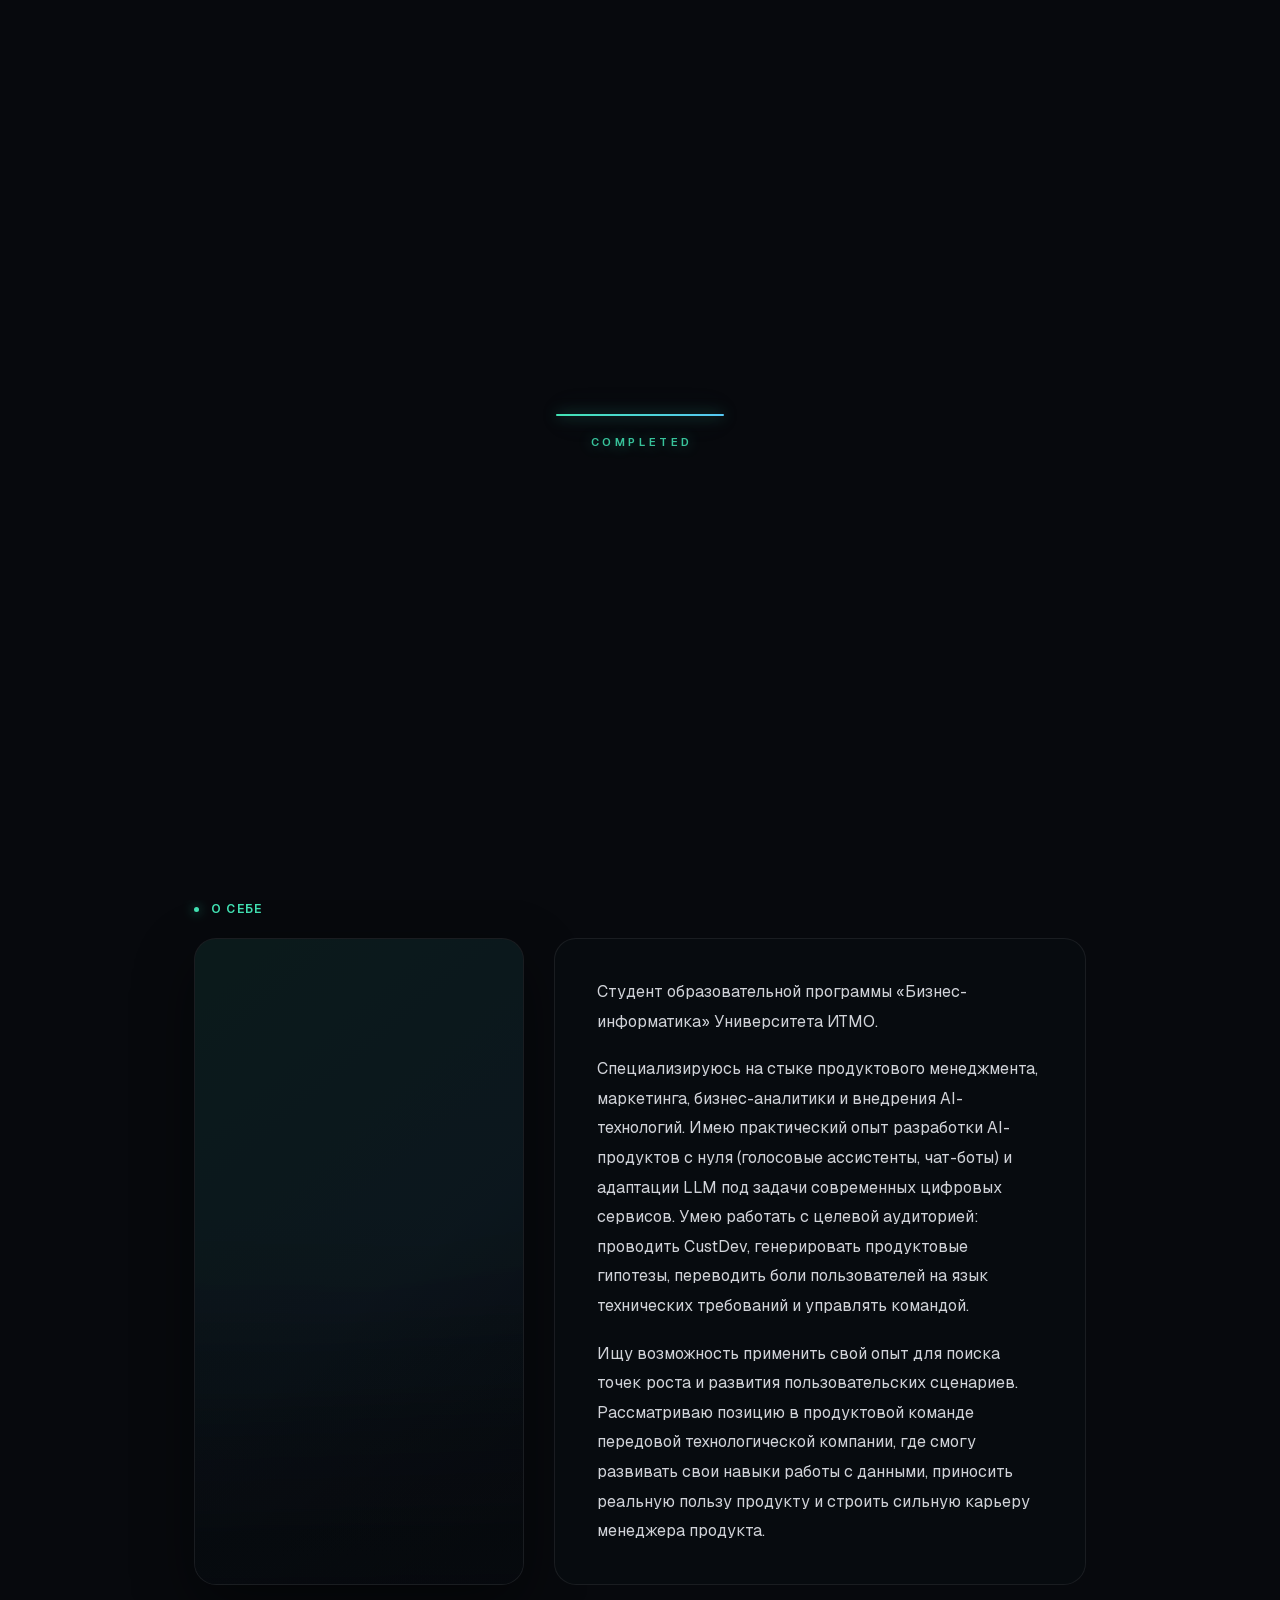
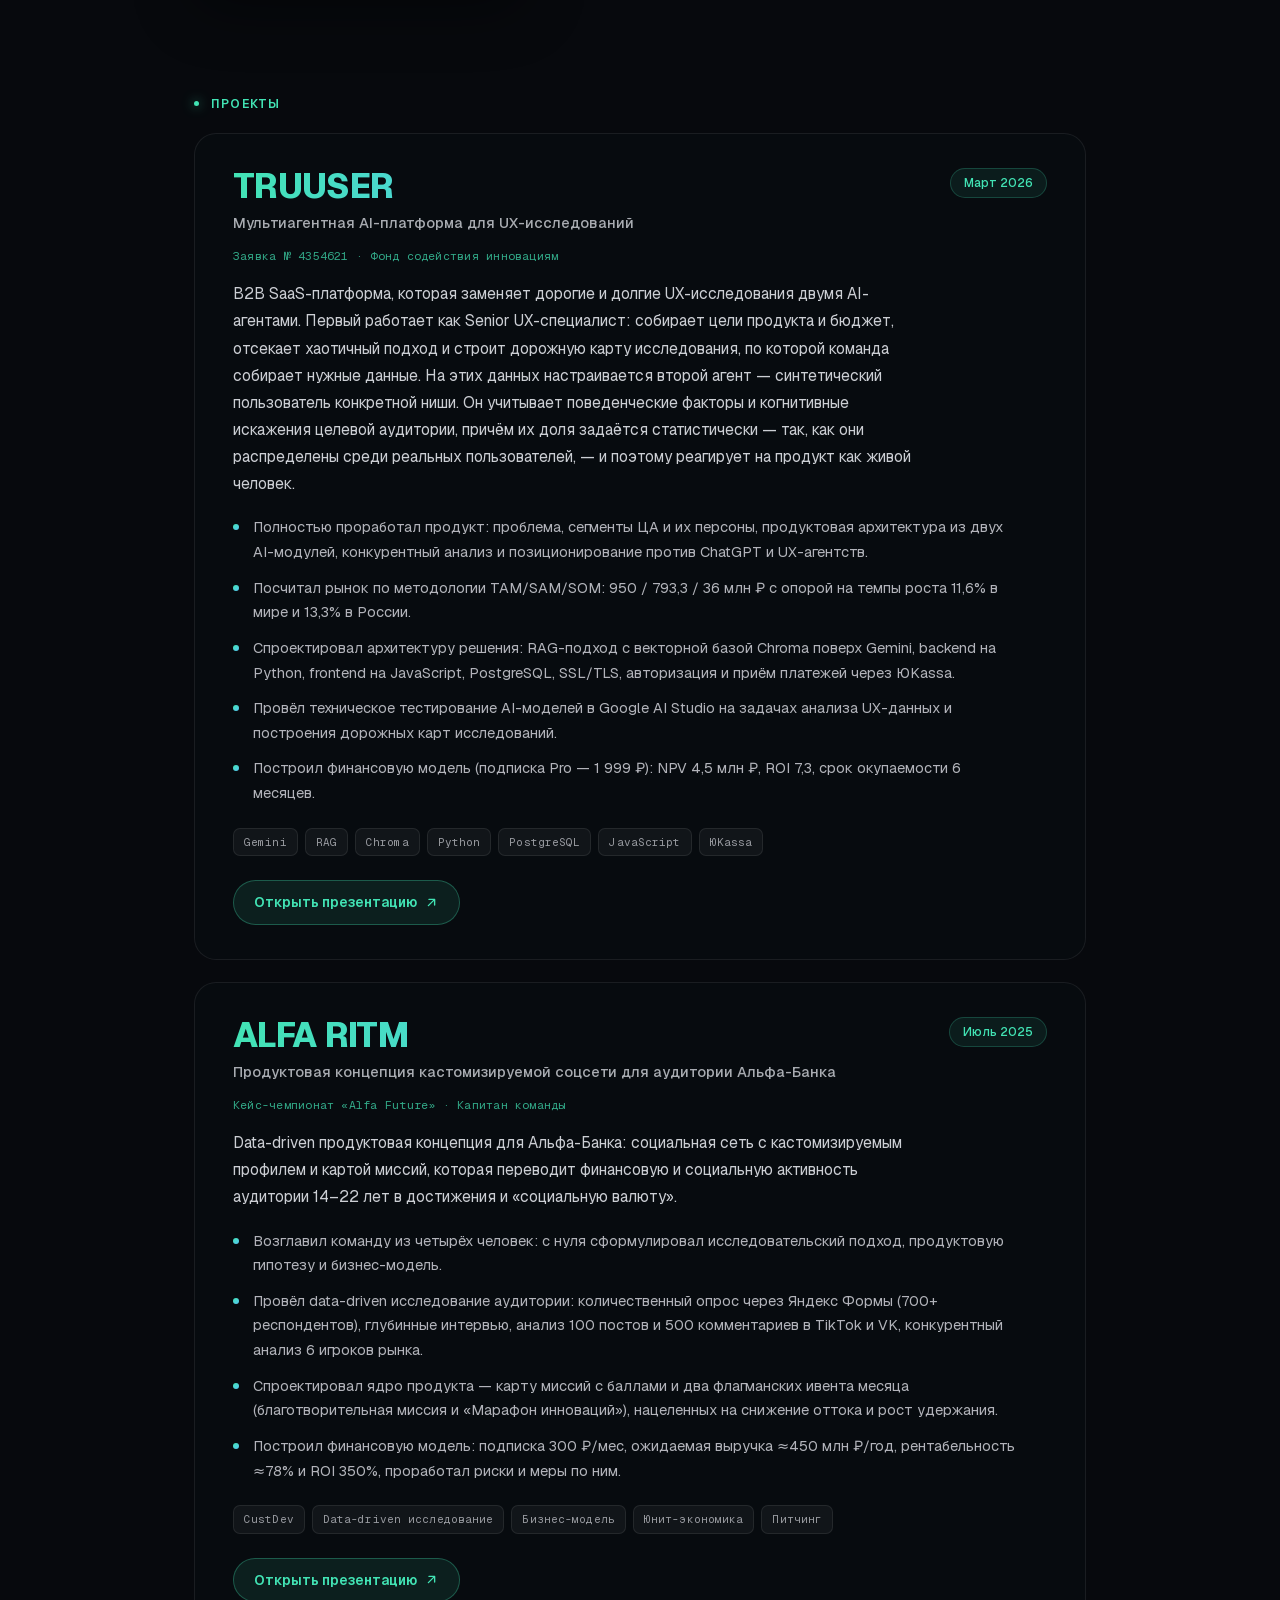
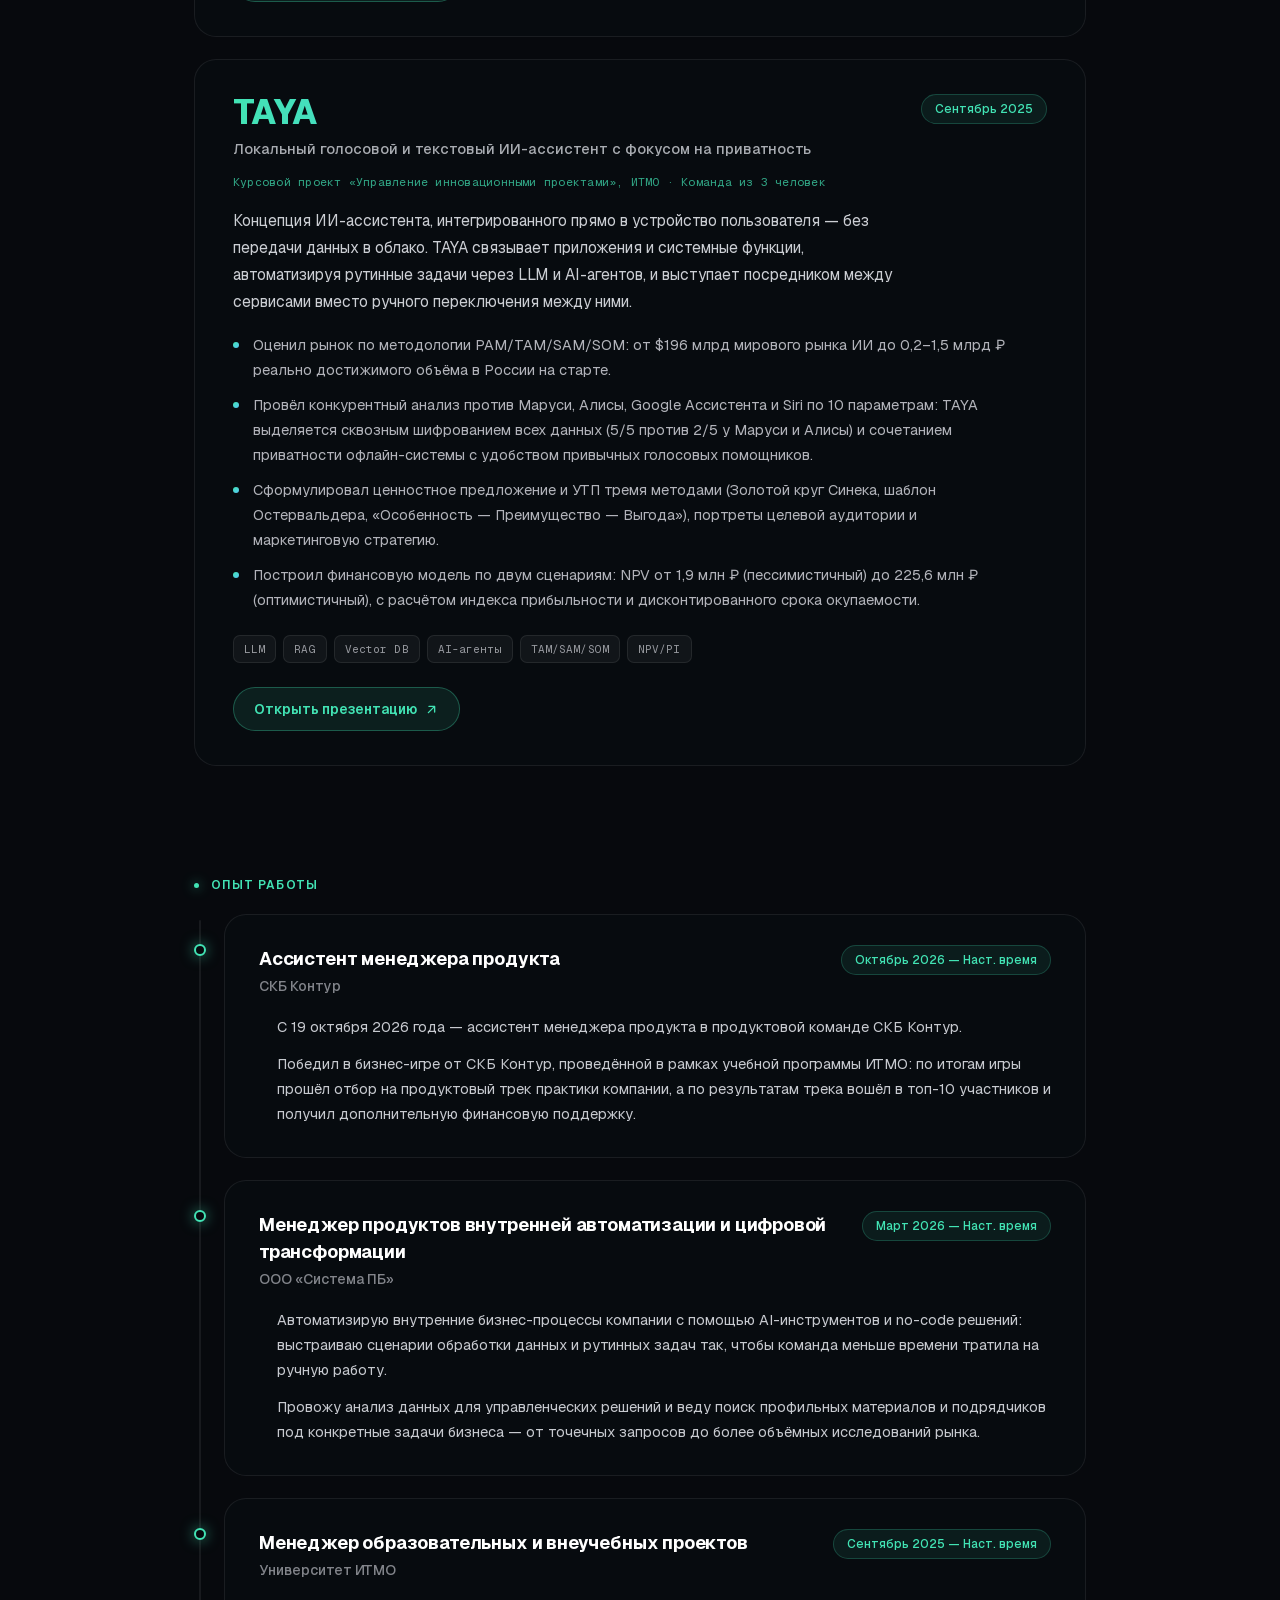
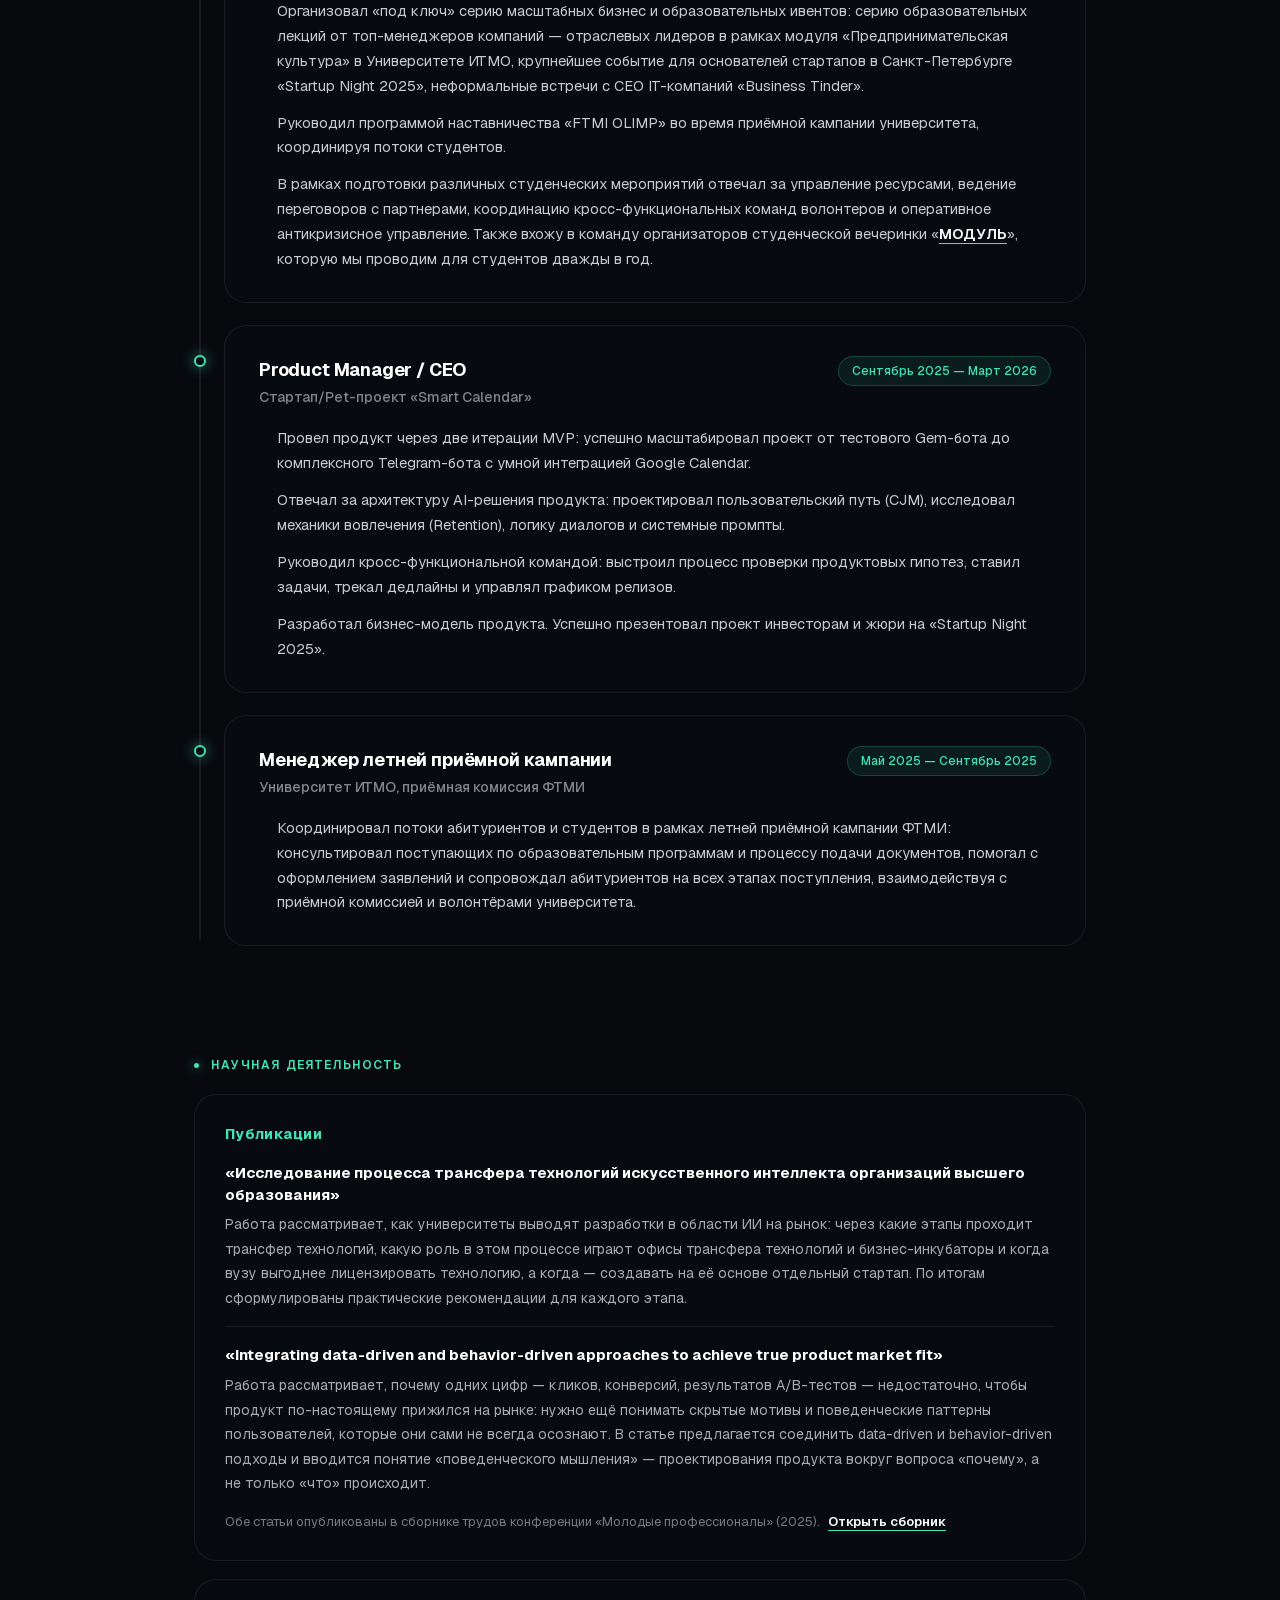
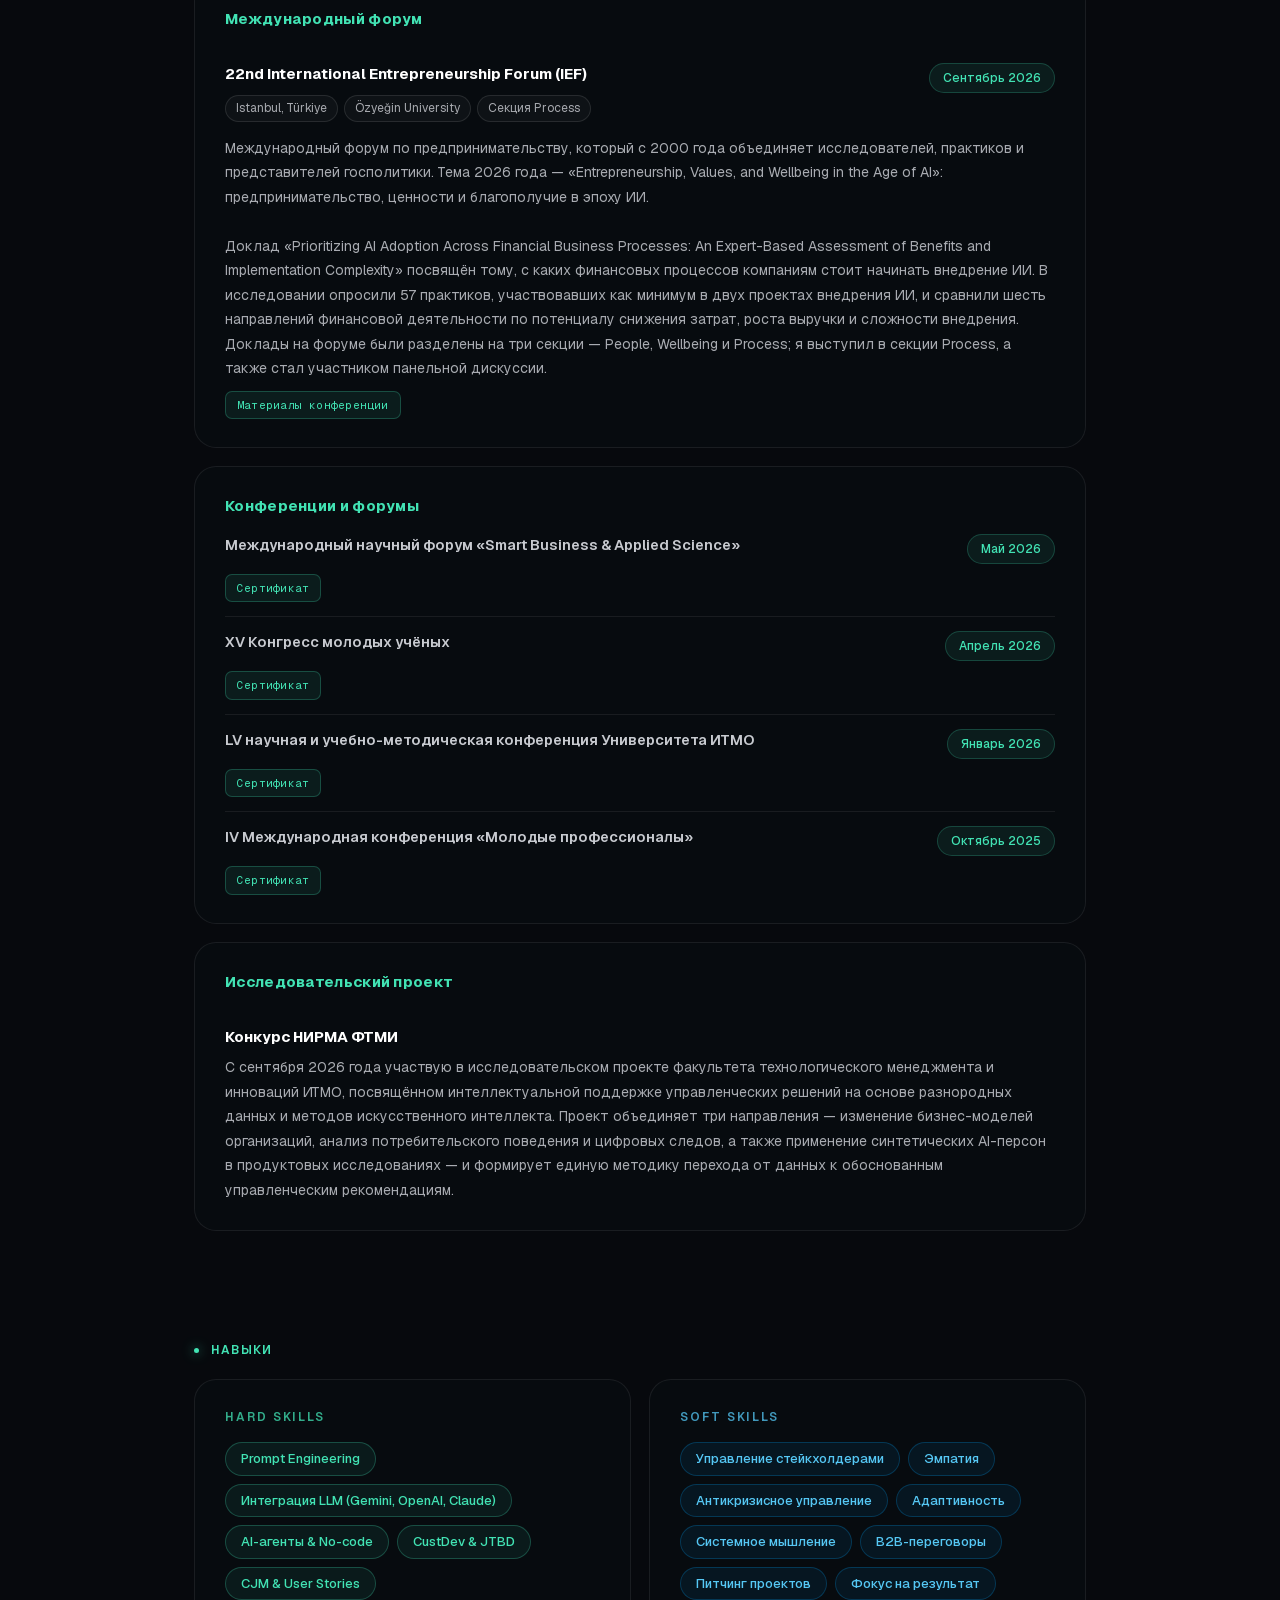
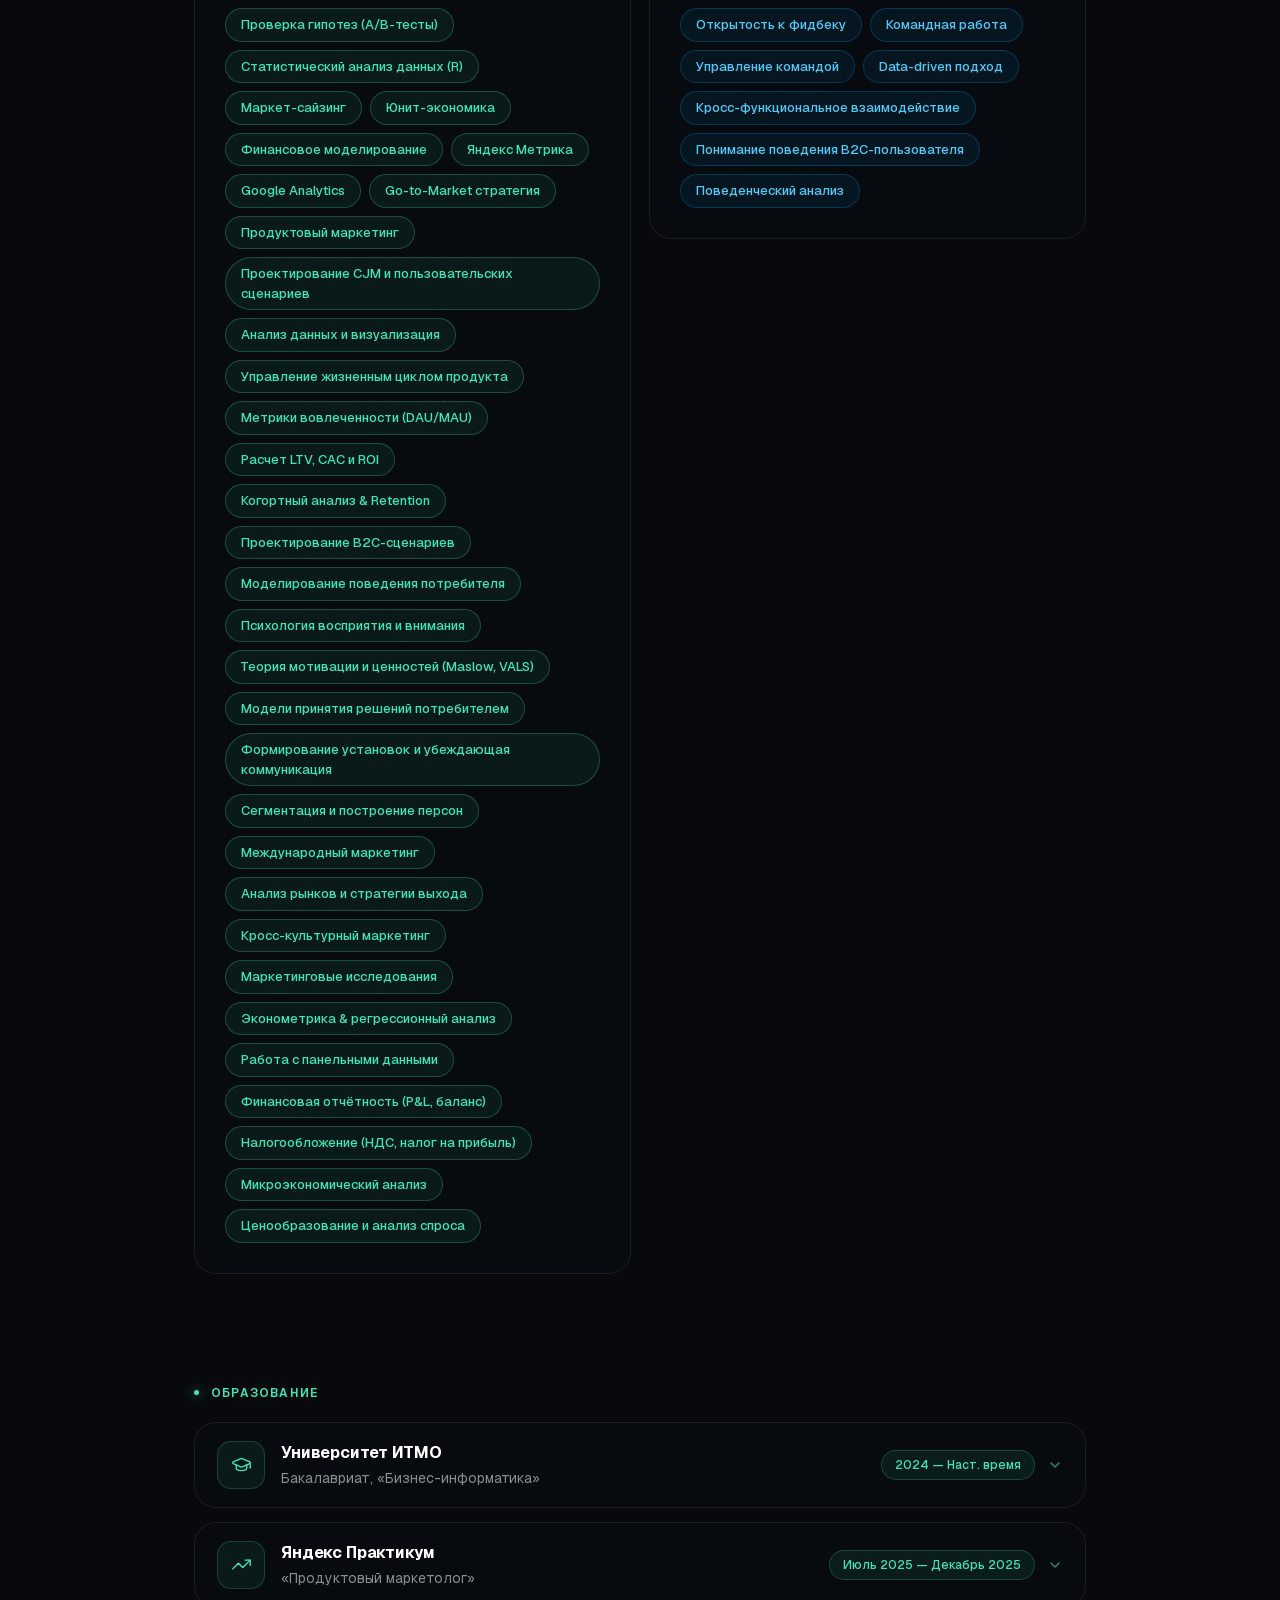
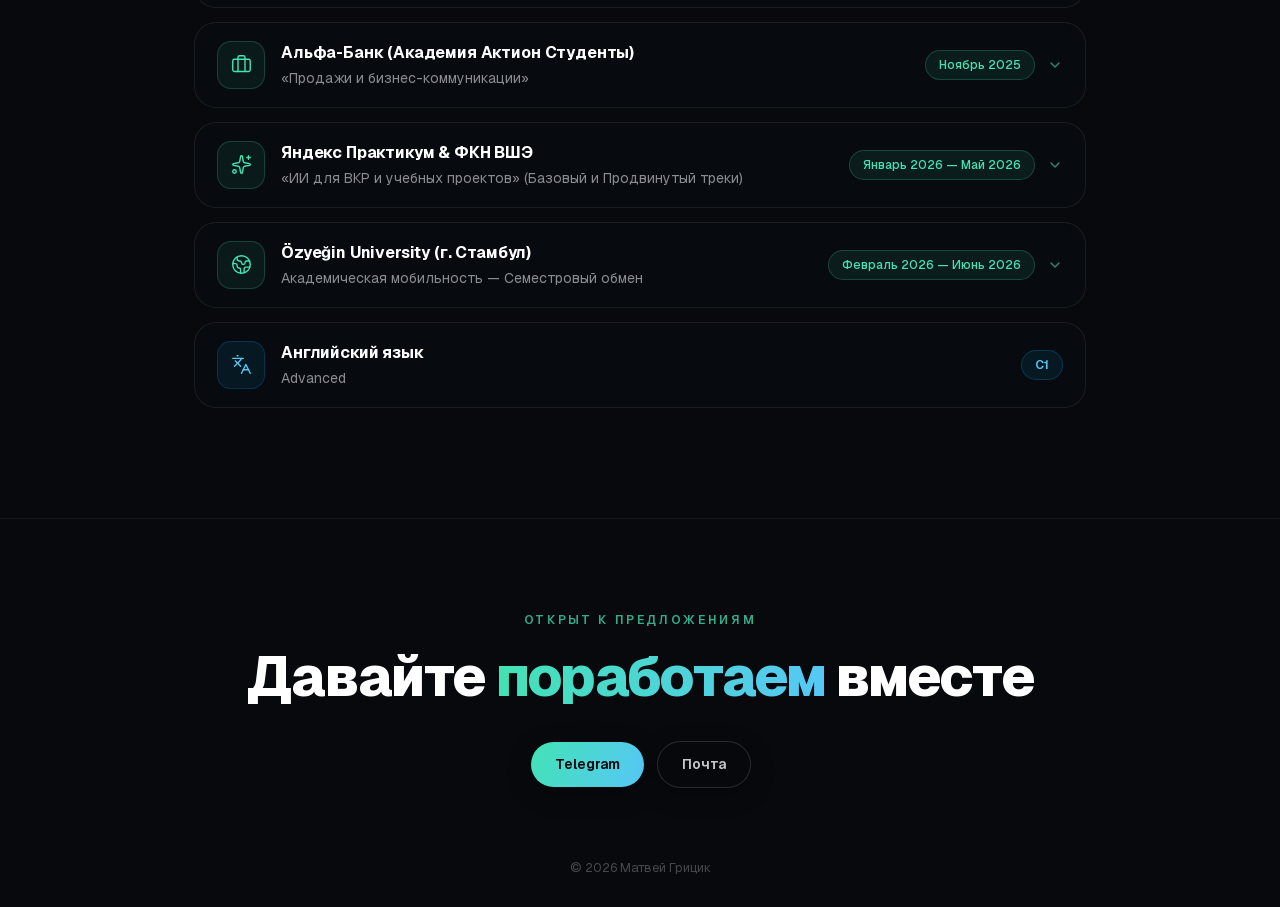
<file: index.html>
<!DOCTYPE html><!--4c4Z6CJESHYbbvu5Nx7A5--><html lang="ru"><head><meta charSet="utf-8"/><meta name="viewport" content="width=device-width, initial-scale=1"/><link rel="preload" href="/_next/static/media/22a5144ee8d83bca-s.p.woff2" as="font" crossorigin="" type="font/woff2"/><link rel="preload" href="/_next/static/media/9766a7e9e2e0ad5a-s.p.woff2" as="font" crossorigin="" type="font/woff2"/><link rel="preload" as="image" href="/portrait.webp"/><link rel="stylesheet" href="/_next/static/css/c08c81d9608a9a01.css" data-precedence="next"/><link rel="stylesheet" href="/_next/static/css/bc1c6ca1c3bdb8c6.css" data-precedence="next"/><link rel="preload" as="script" fetchPriority="low" href="/_next/static/chunks/webpack-8704b201b9c32422.js"/><script src="/_next/static/chunks/4bd1b696-c023c6e3521b1417.js" async=""></script><script src="/_next/static/chunks/255-bc8b3b9a93d25a64.js" async=""></script><script src="/_next/static/chunks/main-app-d127693e4bf44364.js" async=""></script><script src="/_next/static/chunks/797-d9571dfdc8930569.js" async=""></script><script src="/_next/static/chunks/app/layout-051557f39c2e58b8.js" async=""></script><script src="/_next/static/chunks/423-30924d00859e5f76.js" async=""></script><script src="/_next/static/chunks/app/page-1c2ea87979fd58eb.js" async=""></script><meta name="next-size-adjust" content=""/><title>Матвей Грицик - Product Manager | AI &amp; Цифровые продукты</title><meta name="description" content="Резюме Матвея Грицика — Product Manager / CEO стартапа Smart Calendar, студент ИТМО, специалист по внедрению LLM."/><link rel="icon" href="/favicon-v2.ico" sizes="16x16 32x32 48x48 64x64"/><link rel="icon" href="/icon-v2.png" type="image/png" sizes="192x192"/><link rel="apple-touch-icon" href="/apple-touch-icon-v2.png" sizes="180x180"/><script src="/_next/static/chunks/polyfills-42372ed130431b0a.js" noModule=""></script></head><body class="__variable_05241f __variable_a06275 __variable_af17cb antialiased"><div hidden=""><!--$--><!--/$--></div><div class="page-root"><div class="page-loader page-loader-loading" role="status" aria-live="polite" aria-busy="true"><div class="page-loader-inner"><div class="page-loader-line"><div class="page-loader-fill" style="transform:scaleX(0.08)"></div><div class="page-loader-glint"></div><svg class="page-loader-spark" viewBox="0 0 24 24" aria-hidden="true"><path d="M12 0 C12.9 7.6 16.4 11.1 24 12 C16.4 12.9 12.9 16.4 12 24 C11.1 16.4 7.6 12.9 0 12 C7.6 11.1 11.1 7.6 12 0 Z"></path></svg></div><span class="page-loader-label"><span aria-label="Completed"><span class="ld-ch" aria-hidden="true"><span class="ld-ch-final">C</span></span><span class="ld-ch" aria-hidden="true"><span class="ld-ch-final">o</span></span><span class="ld-ch" aria-hidden="true"><span class="ld-ch-final">m</span></span><span class="ld-ch" aria-hidden="true"><span class="ld-ch-final">p</span></span><span class="ld-ch" aria-hidden="true"><span class="ld-ch-final">l</span></span><span class="ld-ch" aria-hidden="true"><span class="ld-ch-final">e</span></span><span class="ld-ch" aria-hidden="true"><span class="ld-ch-final">t</span></span><span class="ld-ch" aria-hidden="true"><span class="ld-ch-final">e</span></span><span class="ld-ch" aria-hidden="true"><span class="ld-ch-final">d</span></span></span></span></div></div><div class="aurora-wrap" aria-hidden="true"><div class="aurora aurora-1"></div><div class="aurora aurora-2"></div><div class="aurora aurora-3"></div><div class="dot-grid aurora-grid"></div></div><div class="grain-overlay" aria-hidden="true"><svg width="100%" height="100%"><filter id="grain-filter"><feTurbulence type="fractalNoise" baseFrequency="0.8" numOctaves="4" stitchTiles="stitch"></feTurbulence><feColorMatrix type="saturate" values="0"></feColorMatrix></filter><rect width="100%" height="100%" filter="url(#grain-filter)"></rect></svg></div><div class="scroll-progress" style="transform:scaleX(0)"></div><div class="nav-scrim" aria-hidden="true"></div><nav class="nav-root"><a href="#top" class="nav-logo" aria-label="Top"><svg class="nav-heart" viewBox="0 0 40 36" width="36" height="33" aria-hidden="true"><defs><linearGradient id="heart-grad" x1="0" y1="0" x2="1" y2="1"><stop offset="0%" stop-color="#42e3b4"></stop><stop offset="100%" stop-color="#56c8f5"></stop></linearGradient></defs><path d="M20 33.2c-.5 0-1-.18-1.4-.53C13.36 28.2 4 21.1 4 13.6 4 8.3 8.06 4.4 13.1 4.4c2.75 0 5.32 1.28 6.9 3.4 1.58-2.12 4.15-3.4 6.9-3.4C31.94 4.4 36 8.3 36 13.6c0 7.5-9.36 14.6-14.6 19.07-.4.35-.9.53-1.4.53Z" fill="url(#heart-grad)" stroke="rgba(255,255,255,0.14)" stroke-width="1" stroke-linejoin="round"></path><text x="20.45" y="17.9" text-anchor="middle" dominant-baseline="middle" class="nav-heart-text">МГ</text></svg></a><div class="nav-right"><div class="nav-items"><a href="#projects" class="nav-pill">Проекты</a><a href="#experience" class="nav-pill">Опыт</a><a href="#skills" class="nav-pill">Навыки</a><a href="#education" class="nav-pill">Образование</a></div><a href="/Matvei-Gritsik-Resume-RU.pdf" download="" class="pdf-btn" aria-label="Скачать резюме PDF" title="Скачать резюме PDF"><svg xmlns="http://www.w3.org/2000/svg" width="16" height="16" viewBox="0 0 24 24" fill="none" stroke="currentColor" stroke-width="2" stroke-linecap="round" stroke-linejoin="round" class="lucide lucide-download" aria-hidden="true"><path d="M12 15V3"></path><path d="M21 15v4a2 2 0 0 1-2 2H5a2 2 0 0 1-2-2v-4"></path><path d="m7 10 5 5 5-5"></path></svg><span class="pdf-btn-label">PDF</span></a><div class="lang-switch" role="group" aria-label="Language"><button type="button" class="lang-btn on" aria-pressed="true">RU</button><button type="button" class="lang-btn" aria-pressed="false">EN</button></div></div></nav><section id="top" class="hero-section"><div class="hero-spotlight" aria-hidden="true"></div><div class="hero-orb-wrap hero-orb-wrap-1"><div class="animate-float hero-orb hero-orb-1"></div></div><div class="hero-orb-wrap hero-orb-wrap-2"><div class="animate-float-delayed hero-orb hero-orb-2"></div></div><div class="hero-content" style="opacity:1;transform:none"><div class="hero-badge hero-anim hero-anim-badge"><span class="hero-badge-dot"></span>Готов к продуктовым вызовам</div><h1 class="hero-title"><span class="word-mask"><span class="word-rise word-rise-first"><span class="word-inner"><span>Матвей</span></span></span></span> <span class="word-mask"><span class="word-rise word-rise-last"><span class="word-inner gradient-text"><span>Грицик</span></span></span></span></h1><p class="hero-subtitle hero-anim hero-anim-subtitle">Студент ИТМО · Product Manager | AI &amp; Цифровые продукты</p><div class="hero-contacts hero-anim hero-anim-contacts"><a href="https://t.me/mattt_ttthew" target="_blank" rel="noopener noreferrer" class="contact-btn" style="transform:none"><span class="btn-label"><svg width="16" height="16" viewBox="0 0 24 24" fill="currentColor"><path d="M11.944 0A12 12 0 0 0 0 12a12 12 0 0 0 12 12 12 12 0 0 0 12-12A12 12 0 0 0 12 0a12 12 0 0 0-.056 0zm4.962 7.224c.1-.002.321.023.465.14a.506.506 0 0 1 .171.325c.016.093.036.306.02.472-.18 1.898-.962 6.502-1.36 8.627-.168.9-.499 1.201-.82 1.23-.696.065-1.225-.46-1.9-.902-1.056-.693-1.653-1.124-2.678-1.8-1.185-.78-.417-1.21.258-1.91.177-.184 3.247-2.977 3.307-3.23.007-.032.014-.15-.056-.212s-.174-.041-.249-.024c-.106.024-1.793 1.14-5.061 3.345-.48.33-.913.49-1.302.48-.428-.008-1.252-.241-1.865-.44-.752-.245-1.349-.374-1.297-.789.027-.216.325-.437.893-.663 3.498-1.524 5.83-2.529 6.998-3.014 3.332-1.386 4.025-1.627 4.476-1.635z"></path></svg>Telegram</span></a><a href="mailto:matthew@itmo.ru?subject=Interview%20invitation" target="_self" rel="noopener noreferrer" class="contact-btn" style="transform:none"><span class="btn-label"><svg width="16" height="16" viewBox="0 0 24 24" fill="none" stroke="currentColor" stroke-width="2"><rect x="2" y="4" width="20" height="16" rx="2"></rect><path d="m22 7-10 7L2 7"></path></svg>Почта</span></a><a href="https://drive.google.com/drive/folders/123Vp0qJpQGq25nCW0eB0uk247tbUiVjf?usp=drive_link" target="_blank" rel="noopener noreferrer" class="contact-btn" style="transform:none"><span class="btn-label"><svg width="16" height="16" viewBox="0 0 24 24" fill="none" stroke="currentColor" stroke-width="2" stroke-linecap="round" stroke-linejoin="round"><path d="M22 19a2 2 0 0 1-2 2H4a2 2 0 0 1-2-2V5a2 2 0 0 1 2-2h5l2 3h9a2 2 0 0 1 2 2z"></path></svg>Мои проекты</span></a><a href="tel:+79522827994" target="_self" rel="noopener noreferrer" class="contact-btn" style="transform:none"><span class="btn-label"><svg width="16" height="16" viewBox="0 0 24 24" fill="none" stroke="currentColor" stroke-width="2" stroke-linecap="round" stroke-linejoin="round"><path d="M22 16.92v3a2 2 0 0 1-2.18 2 19.79 19.79 0 0 1-8.63-3.07A19.5 19.5 0 0 1 4.69 13.5a19.79 19.79 0 0 1-3.07-8.67A2 2 0 0 1 3.6 2.69h3a2 2 0 0 1 2 1.72 12.84 12.84 0 0 0 .7 2.81 2 2 0 0 1-.45 2.11L7.91 10.1a16 16 0 0 0 6 6l1.27-.95a2 2 0 0 1 2.11-.45 12.84 12.84 0 0 0 2.81.7A2 2 0 0 1 22 17.42z"></path></svg>Телефон</span></a></div></div><div class="copied-toast-wrap"></div></section><section id="about" class="section-wrap"><h2 class="section-label"><span class="section-label-dot"></span><span style="display:inline-block;white-space:pre;opacity:0;transform:translateY(12px)">О</span><span style="display:inline-block;white-space:pre;opacity:0;transform:translateY(12px)"> </span><span style="display:inline-block;white-space:pre;opacity:0;transform:translateY(12px)">с</span><span style="display:inline-block;white-space:pre;opacity:0;transform:translateY(12px)">е</span><span style="display:inline-block;white-space:pre;opacity:0;transform:translateY(12px)">б</span><span style="display:inline-block;white-space:pre;opacity:0;transform:translateY(12px)">е</span></h2><div class="about-layout"><div class="about-photo"><div class="glass-card tilt-card about-photo-card" style="transform:perspective(1100px)"><span class="card-beam" aria-hidden="true"></span><span class="card-glow" aria-hidden="true"></span><span class="card-glare" aria-hidden="true"></span><div class="tilt-inner"><img src="/portrait.webp" alt="Матвей Грицик" width="1000" height="1498" decoding="async" class="about-photo-img"/><span class="about-photo-tint" aria-hidden="true"></span><span class="about-photo-sheen" aria-hidden="true"></span></div></div></div><div class="glass-card tilt-card about-card" style="transform:perspective(1100px)"><span class="card-beam" aria-hidden="true"></span><span class="card-glow" aria-hidden="true"></span><span class="card-glare" aria-hidden="true"></span><div class="tilt-inner"><div class="about-text"><p class="about-paragraph">Студент образовательной программы «Бизнес-информатика» Университета ИТМО.</p><p class="about-paragraph">Специализируюсь на стыке продуктового менеджмента, маркетинга, бизнес-аналитики и внедрения AI-технологий. Имею практический опыт разработки AI-продуктов с нуля (голосовые ассистенты, чат-боты) и адаптации LLM под задачи современных цифровых сервисов. Умею работать с целевой аудиторией: проводить CustDev, генерировать продуктовые гипотезы, переводить боли пользователей на язык технических требований и управлять командой.</p><p class="about-paragraph">Ищу возможность применить свой опыт для поиска точек роста и развития пользовательских сценариев. Рассматриваю позицию в продуктовой команде передовой технологической компании, где смогу развивать свои навыки работы с данными, приносить реальную пользу продукту и строить сильную карьеру менеджера продукта.</p></div></div></div></div></section><section id="projects" class="section-wrap"><h2 class="section-label"><span class="section-label-dot"></span><span style="display:inline-block;white-space:pre;opacity:0;transform:translateY(12px)">П</span><span style="display:inline-block;white-space:pre;opacity:0;transform:translateY(12px)">р</span><span style="display:inline-block;white-space:pre;opacity:0;transform:translateY(12px)">о</span><span style="display:inline-block;white-space:pre;opacity:0;transform:translateY(12px)">е</span><span style="display:inline-block;white-space:pre;opacity:0;transform:translateY(12px)">к</span><span style="display:inline-block;white-space:pre;opacity:0;transform:translateY(12px)">т</span><span style="display:inline-block;white-space:pre;opacity:0;transform:translateY(12px)">ы</span></h2><div class="projects-grid"><div style="opacity:0;transform:translateY(34px)"><div class="glass-card tilt-card project-card" style="transform:perspective(1100px)"><span class="card-beam" aria-hidden="true"></span><span class="card-glow" aria-hidden="true"></span><span class="card-glare" aria-hidden="true"></span><div class="tilt-inner"><div class="project-head"><div class="project-title-wrap"><h3 class="project-title">TRUUSER</h3><p class="project-tagline">Мультиагентная AI-платформа для UX-исследований</p></div><span class="chip chip-teal">Март 2026</span></div><div class="project-status">Заявка № 4354621 · Фонд содействия инновациям</div><p class="project-summary">B2B SaaS-платформа, которая заменяет дорогие и долгие UX-исследования двумя AI-агентами. Первый работает как Senior UX-специалист: собирает цели продукта и бюджет, отсекает хаотичный подход и строит дорожную карту исследования, по которой команда собирает нужные данные. На этих данных настраивается второй агент — синтетический пользователь конкретной ниши. Он учитывает поведенческие факторы и когнитивные искажения целевой аудитории, причём их доля задаётся статистически — так, как они распределены среди реальных пользователей, — и поэтому реагирует на продукт как живой человек.</p><ul class="project-highlights"><li style="opacity:0;transform:translateY(12px)">Полностью проработал продукт: проблема, сегменты ЦА и их персоны, продуктовая архитектура из двух AI-модулей, конкурентный анализ и позиционирование против ChatGPT и UX-агентств.</li><li style="opacity:0;transform:translateY(12px)">Посчитал рынок по методологии TAM/SAM/SOM: 950 / 793,3 / 36 млн ₽ с опорой на темпы роста 11,6% в мире и 13,3% в России.</li><li style="opacity:0;transform:translateY(12px)">Спроектировал архитектуру решения: RAG-подход с векторной базой Chroma поверх Gemini, backend на Python, frontend на JavaScript, PostgreSQL, SSL/TLS, авторизация и приём платежей через ЮKassa.</li><li style="opacity:0;transform:translateY(12px)">Провёл техническое тестирование AI-моделей в Google AI Studio на задачах анализа UX-данных и построения дорожных карт исследований.</li><li style="opacity:0;transform:translateY(12px)">Построил финансовую модель (подписка Pro — 1 999 ₽): NPV 4,5 млн ₽, ROI 7,3, срок окупаемости 6 месяцев.</li></ul><div class="project-stack"><span class="stack-chip">Gemini</span><span class="stack-chip">RAG</span><span class="stack-chip">Chroma</span><span class="stack-chip">Python</span><span class="stack-chip">PostgreSQL</span><span class="stack-chip">JavaScript</span><span class="stack-chip">ЮKassa</span></div><a href="https://drive.google.com/file/d/15DCLMz0rSUHJ94hMtsCaf2wtHRJU_jpP/view?usp=sharing" target="_blank" rel="noopener noreferrer" class="project-link">Открыть презентацию<svg width="15" height="15" viewBox="0 0 24 24" fill="none" stroke="currentColor" stroke-width="2.2" stroke-linecap="round" stroke-linejoin="round" aria-hidden="true"><path d="M7 17L17 7M17 7H8M17 7v9"></path></svg></a></div></div></div><div style="opacity:0;transform:translateY(34px)"><div class="glass-card tilt-card project-card" style="transform:perspective(1100px)"><span class="card-beam" aria-hidden="true"></span><span class="card-glow" aria-hidden="true"></span><span class="card-glare" aria-hidden="true"></span><div class="tilt-inner"><div class="project-head"><div class="project-title-wrap"><h3 class="project-title">ALFA RITM</h3><p class="project-tagline">Продуктовая концепция кастомизируемой соцсети для аудитории Альфа-Банка</p></div><span class="chip chip-teal">Июль 2025</span></div><div class="project-status">Кейс-чемпионат «Alfa Future» · Капитан команды</div><p class="project-summary">Data-driven продуктовая концепция для Альфа-Банка: социальная сеть с кастомизируемым профилем и картой миссий, которая переводит финансовую и социальную активность аудитории 14–22 лет в достижения и «социальную валюту».</p><ul class="project-highlights"><li style="opacity:0;transform:translateY(12px)">Возглавил команду из четырёх человек: с нуля сформулировал исследовательский подход, продуктовую гипотезу и бизнес-модель.</li><li style="opacity:0;transform:translateY(12px)">Провёл data-driven исследование аудитории: количественный опрос через Яндекс Формы (700+ респондентов), глубинные интервью, анализ 100 постов и 500 комментариев в TikTok и VK, конкурентный анализ 6 игроков рынка.</li><li style="opacity:0;transform:translateY(12px)">Спроектировал ядро продукта — карту миссий с баллами и два флагманских ивента месяца (благотворительная миссия и «Марафон инноваций»), нацеленных на снижение оттока и рост удержания.</li><li style="opacity:0;transform:translateY(12px)">Построил финансовую модель: подписка 300 ₽/мес, ожидаемая выручка ≈450 млн ₽/год, рентабельность ≈78% и ROI 350%, проработал риски и меры по ним.</li></ul><div class="project-stack"><span class="stack-chip">CustDev</span><span class="stack-chip">Data-driven исследование</span><span class="stack-chip">Бизнес-модель</span><span class="stack-chip">Юнит-экономика</span><span class="stack-chip">Питчинг</span></div><a href="https://drive.google.com/file/d/1b4KtzFzH9IZuOanSx8NAzriLBly9OrHP/view?usp=sharing" target="_blank" rel="noopener noreferrer" class="project-link">Открыть презентацию<svg width="15" height="15" viewBox="0 0 24 24" fill="none" stroke="currentColor" stroke-width="2.2" stroke-linecap="round" stroke-linejoin="round" aria-hidden="true"><path d="M7 17L17 7M17 7H8M17 7v9"></path></svg></a></div></div></div><div style="opacity:0;transform:translateY(34px)"><div class="glass-card tilt-card project-card" style="transform:perspective(1100px)"><span class="card-beam" aria-hidden="true"></span><span class="card-glow" aria-hidden="true"></span><span class="card-glare" aria-hidden="true"></span><div class="tilt-inner"><div class="project-head"><div class="project-title-wrap"><h3 class="project-title">TAYA</h3><p class="project-tagline">Локальный голосовой и текстовый ИИ-ассистент с фокусом на приватность</p></div><span class="chip chip-teal">Сентябрь 2025</span></div><div class="project-status">Курсовой проект «Управление инновационными проектами», ИТМО · Команда из 3 человек</div><p class="project-summary">Концепция ИИ-ассистента, интегрированного прямо в устройство пользователя — без передачи данных в облако. TAYA связывает приложения и системные функции, автоматизируя рутинные задачи через LLM и AI-агентов, и выступает посредником между сервисами вместо ручного переключения между ними.</p><ul class="project-highlights"><li style="opacity:0;transform:translateY(12px)">Оценил рынок по методологии PAM/TAM/SAM/SOM: от $196 млрд мирового рынка ИИ до 0,2–1,5 млрд ₽ реально достижимого объёма в России на старте.</li><li style="opacity:0;transform:translateY(12px)">Провёл конкурентный анализ против Маруси, Алисы, Google Ассистента и Siri по 10 параметрам: TAYA выделяется сквозным шифрованием всех данных (5/5 против 2/5 у Маруси и Алисы) и сочетанием приватности офлайн-системы с удобством привычных голосовых помощников.</li><li style="opacity:0;transform:translateY(12px)">Сформулировал ценностное предложение и УТП тремя методами (Золотой круг Синека, шаблон Остервальдера, «Особенность — Преимущество — Выгода»), портреты целевой аудитории и маркетинговую стратегию.</li><li style="opacity:0;transform:translateY(12px)">Построил финансовую модель по двум сценариям: NPV от 1,9 млн ₽ (пессимистичный) до 225,6 млн ₽ (оптимистичный), с расчётом индекса прибыльности и дисконтированного срока окупаемости.</li></ul><div class="project-stack"><span class="stack-chip">LLM</span><span class="stack-chip">RAG</span><span class="stack-chip">Vector DB</span><span class="stack-chip">AI-агенты</span><span class="stack-chip">TAM/SAM/SOM</span><span class="stack-chip">NPV/PI</span></div><a href="https://drive.google.com/drive/folders/1hvyb3xCT2kNXhOLq8hsWr1GS-WzAoFst" target="_blank" rel="noopener noreferrer" class="project-link">Открыть презентацию<svg width="15" height="15" viewBox="0 0 24 24" fill="none" stroke="currentColor" stroke-width="2.2" stroke-linecap="round" stroke-linejoin="round" aria-hidden="true"><path d="M7 17L17 7M17 7H8M17 7v9"></path></svg></a></div></div></div></div></section><section id="experience" class="section-wrap"><h2 class="section-label"><span class="section-label-dot"></span><span style="display:inline-block;white-space:pre;opacity:0;transform:translateY(12px)">О</span><span style="display:inline-block;white-space:pre;opacity:0;transform:translateY(12px)">п</span><span style="display:inline-block;white-space:pre;opacity:0;transform:translateY(12px)">ы</span><span style="display:inline-block;white-space:pre;opacity:0;transform:translateY(12px)">т</span><span style="display:inline-block;white-space:pre;opacity:0;transform:translateY(12px)"> </span><span style="display:inline-block;white-space:pre;opacity:0;transform:translateY(12px)">р</span><span style="display:inline-block;white-space:pre;opacity:0;transform:translateY(12px)">а</span><span style="display:inline-block;white-space:pre;opacity:0;transform:translateY(12px)">б</span><span style="display:inline-block;white-space:pre;opacity:0;transform:translateY(12px)">о</span><span style="display:inline-block;white-space:pre;opacity:0;transform:translateY(12px)">т</span><span style="display:inline-block;white-space:pre;opacity:0;transform:translateY(12px)">ы</span></h2><div class="timeline"><div class="timeline-rail"><div class="timeline-fill" style="transform:scaleY(0)"></div></div><span class="timeline-spark" aria-hidden="true" style="top:0%"></span><div class="timeline-items"><div class="timeline-item"><span class="timeline-node" style="opacity:0;transform:scale(0)"></span><div style="opacity:0;transform:translateX(44px)"><div class="glass-card tilt-card exp-card" style="transform:perspective(1100px)"><span class="card-beam" aria-hidden="true"></span><span class="card-glow" aria-hidden="true"></span><span class="card-glare" aria-hidden="true"></span><div class="tilt-inner"><div class="exp-head"><div><div class="exp-role">Ассистент менеджера продукта</div><div class="exp-company">СКБ Контур</div></div><span class="chip chip-teal">Октябрь 2026 — Наст. время</span></div><ul class="exp-bullets"><li style="opacity:0;transform:translateY(12px)">С 19 октября 2026 года — ассистент менеджера продукта в продуктовой команде СКБ Контур.</li><li style="opacity:0;transform:translateY(12px)">Победил в бизнес-игре от СКБ Контур, проведённой в рамках учебной программы ИТМО: по итогам игры прошёл отбор на продуктовый трек практики компании, а по результатам трека вошёл в топ-10 участников и получил дополнительную финансовую поддержку.</li></ul></div></div></div></div><div class="timeline-item"><span class="timeline-node" style="opacity:0;transform:scale(0)"></span><div style="opacity:0;transform:translateX(44px)"><div class="glass-card tilt-card exp-card" style="transform:perspective(1100px)"><span class="card-beam" aria-hidden="true"></span><span class="card-glow" aria-hidden="true"></span><span class="card-glare" aria-hidden="true"></span><div class="tilt-inner"><div class="exp-head"><div><div class="exp-role">Менеджер продуктов внутренней автоматизации и цифровой трансформации</div><div class="exp-company">ООО «Система ПБ»</div></div><span class="chip chip-teal">Март 2026 — Наст. время</span></div><ul class="exp-bullets"><li style="opacity:0;transform:translateY(12px)">Автоматизирую внутренние бизнес-процессы компании с помощью AI-инструментов и no-code решений: выстраиваю сценарии обработки данных и рутинных задач так, чтобы команда меньше времени тратила на ручную работу.</li><li style="opacity:0;transform:translateY(12px)">Провожу анализ данных для управленческих решений и веду поиск профильных материалов и подрядчиков под конкретные задачи бизнеса — от точечных запросов до более объёмных исследований рынка.</li></ul></div></div></div></div><div class="timeline-item"><span class="timeline-node" style="opacity:0;transform:scale(0)"></span><div style="opacity:0;transform:translateX(44px)"><div class="glass-card tilt-card exp-card" style="transform:perspective(1100px)"><span class="card-beam" aria-hidden="true"></span><span class="card-glow" aria-hidden="true"></span><span class="card-glare" aria-hidden="true"></span><div class="tilt-inner"><div class="exp-head"><div><div class="exp-role">Менеджер образовательных и внеучебных проектов</div><div class="exp-company">Университет ИТМО</div></div><span class="chip chip-teal">Сентябрь 2025 — Наст. время</span></div><ul class="exp-bullets"><li style="opacity:0;transform:translateY(12px)">Организовал «под ключ» серию масштабных бизнес и образовательных ивентов: серию образовательных лекций от топ-менеджеров компаний — отраслевых лидеров в рамках модуля «Предпринимательская культура» в Университете ИТМО, крупнейшее событие для основателей стартапов в Санкт-Петербурге «Startup Night 2025», неформальные встречи с CEO IT-компаний «Business Tinder».</li><li style="opacity:0;transform:translateY(12px)">Руководил программой наставничества «FTMI OLIMP» во время приёмной кампании университета, координируя потоки студентов.</li><li style="opacity:0;transform:translateY(12px)">В рамках подготовки различных студенческих мероприятий отвечал за управление ресурсами, ведение переговоров с партнерами, координацию кросс-функциональных команд волонтеров и оперативное антикризисное управление. Также вхожу в команду организаторов студенческой вечеринки «<a href="https://t.me/itmodule" target="_blank" class="link-accent">МОДУЛЬ</a>», которую мы проводим для студентов дважды в год.</li></ul></div></div></div></div><div class="timeline-item"><span class="timeline-node" style="opacity:0;transform:scale(0)"></span><div style="opacity:0;transform:translateX(44px)"><div class="glass-card tilt-card exp-card" style="transform:perspective(1100px)"><span class="card-beam" aria-hidden="true"></span><span class="card-glow" aria-hidden="true"></span><span class="card-glare" aria-hidden="true"></span><div class="tilt-inner"><div class="exp-head"><div><div class="exp-role">Product Manager / CEO</div><div class="exp-company">Стартап/Pet-проект «Smart Calendar»</div></div><span class="chip chip-teal">Сентябрь 2025 — Март 2026</span></div><ul class="exp-bullets"><li style="opacity:0;transform:translateY(12px)">Провел продукт через две итерации MVP: успешно масштабировал проект от тестового Gem-бота до комплексного Telegram-бота с умной интеграцией Google Calendar.</li><li style="opacity:0;transform:translateY(12px)">Отвечал за архитектуру AI-решения продукта: проектировал пользовательский путь (CJM), исследовал механики вовлечения (Retention), логику диалогов и системные промпты.</li><li style="opacity:0;transform:translateY(12px)">Руководил кросс-функциональной командой: выстроил процесс проверки продуктовых гипотез, ставил задачи, трекал дедлайны и управлял графиком релизов.</li><li style="opacity:0;transform:translateY(12px)">Разработал бизнес-модель продукта. Успешно презентовал проект инвесторам и жюри на «Startup Night 2025».</li></ul></div></div></div></div><div class="timeline-item"><span class="timeline-node" style="opacity:0;transform:scale(0)"></span><div style="opacity:0;transform:translateX(44px)"><div class="glass-card tilt-card exp-card" style="transform:perspective(1100px)"><span class="card-beam" aria-hidden="true"></span><span class="card-glow" aria-hidden="true"></span><span class="card-glare" aria-hidden="true"></span><div class="tilt-inner"><div class="exp-head"><div><div class="exp-role">Менеджер летней приёмной кампании</div><div class="exp-company">Университет ИТМО, приёмная комиссия ФТМИ</div></div><span class="chip chip-teal">Май 2025 — Сентябрь 2025</span></div><ul class="exp-bullets"><li style="opacity:0;transform:translateY(12px)">Координировал потоки абитуриентов и студентов в рамках летней приёмной кампании ФТМИ: консультировал поступающих по образовательным программам и процессу подачи документов, помогал с оформлением заявлений и сопровождал абитуриентов на всех этапах поступления, взаимодействуя с приёмной комиссией и волонтёрами университета.</li></ul></div></div></div></div></div></div></section><section id="science" class="section-wrap"><h2 class="section-label"><span class="section-label-dot"></span><span style="display:inline-block;white-space:pre;opacity:0;transform:translateY(12px)">Н</span><span style="display:inline-block;white-space:pre;opacity:0;transform:translateY(12px)">а</span><span style="display:inline-block;white-space:pre;opacity:0;transform:translateY(12px)">у</span><span style="display:inline-block;white-space:pre;opacity:0;transform:translateY(12px)">ч</span><span style="display:inline-block;white-space:pre;opacity:0;transform:translateY(12px)">н</span><span style="display:inline-block;white-space:pre;opacity:0;transform:translateY(12px)">а</span><span style="display:inline-block;white-space:pre;opacity:0;transform:translateY(12px)">я</span><span style="display:inline-block;white-space:pre;opacity:0;transform:translateY(12px)"> </span><span style="display:inline-block;white-space:pre;opacity:0;transform:translateY(12px)">д</span><span style="display:inline-block;white-space:pre;opacity:0;transform:translateY(12px)">е</span><span style="display:inline-block;white-space:pre;opacity:0;transform:translateY(12px)">я</span><span style="display:inline-block;white-space:pre;opacity:0;transform:translateY(12px)">т</span><span style="display:inline-block;white-space:pre;opacity:0;transform:translateY(12px)">е</span><span style="display:inline-block;white-space:pre;opacity:0;transform:translateY(12px)">л</span><span style="display:inline-block;white-space:pre;opacity:0;transform:translateY(12px)">ь</span><span style="display:inline-block;white-space:pre;opacity:0;transform:translateY(12px)">н</span><span style="display:inline-block;white-space:pre;opacity:0;transform:translateY(12px)">о</span><span style="display:inline-block;white-space:pre;opacity:0;transform:translateY(12px)">с</span><span style="display:inline-block;white-space:pre;opacity:0;transform:translateY(12px)">т</span><span style="display:inline-block;white-space:pre;opacity:0;transform:translateY(12px)">ь</span></h2><div class="science-grid"><div style="opacity:0;transform:translateY(28px)"><div class="glass-card tilt-card exp-card science-card" style="transform:perspective(1100px)"><span class="card-beam" aria-hidden="true"></span><span class="card-glow" aria-hidden="true"></span><span class="card-glare" aria-hidden="true"></span><div class="tilt-inner"><h3 class="science-card-title">Публикации</h3><div class="science-items"><div class="science-item"><a href="https://www.elibrary.ru/item.asp?id=88989231&amp;pff=1" target="_blank" rel="noopener noreferrer" class="science-item-title">«Исследование процесса трансфера технологий искусственного интеллекта организаций высшего образования»</a><p class="science-item-desc">Работа рассматривает, как университеты выводят разработки в области ИИ на рынок: через какие этапы проходит трансфер технологий, какую роль в этом процессе играют офисы трансфера технологий и бизнес-инкубаторы и когда вузу выгоднее лицензировать технологию, а когда — создавать на её основе отдельный стартап. По итогам сформулированы практические рекомендации для каждого этапа.</p></div><div class="science-item"><a href="https://www.elibrary.ru/item.asp?id=88989232" target="_blank" rel="noopener noreferrer" class="science-item-title">«Integrating data-driven and behavior-driven approaches to achieve true product market fit»</a><p class="science-item-desc">Работа рассматривает, почему одних цифр — кликов, конверсий, результатов A/B-тестов — недостаточно, чтобы продукт по-настоящему прижился на рынке: нужно ещё понимать скрытые мотивы и поведенческие паттерны пользователей, которые они сами не всегда осознают. В статье предлагается соединить data-driven и behavior-driven подходы и вводится понятие «поведенческого мышления» — проектирования продукта вокруг вопроса «почему», а не только «что» происходит.</p></div></div><p class="science-note">Обе статьи опубликованы в сборнике трудов конференции «Молодые профессионалы» (2025).<!-- --> <a href="https://studnauka.itmo.ru/assets/files/sborniki/sbornik_molodie_professionali_2025.pdf" target="_blank" class="link-accent" style="margin-left:0.35em">Открыть сборник</a></p></div></div></div><div style="opacity:0;transform:translateY(28px)"><div class="glass-card tilt-card exp-card science-card" style="transform:perspective(1100px)"><span class="card-beam" aria-hidden="true"></span><span class="card-glow" aria-hidden="true"></span><span class="card-glare" aria-hidden="true"></span><div class="tilt-inner"><h3 class="science-card-title">Международный форум</h3><div class="science-item science-item-solo"><div class="conf-head"><a href="https://iefconference.org/" target="_blank" rel="noopener noreferrer" class="science-item-title">22nd International Entrepreneurship Forum (IEF)</a><span class="chip chip-teal">Сентябрь 2026</span></div><ul class="talk-facts"><li class="talk-fact">Istanbul, Türkiye</li><li class="talk-fact">Özyeğin University</li><li class="talk-fact">Секция Process</li></ul><p class="science-item-desc">Международный форум по предпринимательству, который с 2000 года объединяет исследователей, практиков и представителей госполитики. Тема 2026 года — «Entrepreneurship, Values, and Wellbeing in the Age of AI»: предпринимательство, ценности и благополучие в эпоху ИИ.<br/><br/>Доклад «Prioritizing AI Adoption Across Financial Business Processes: An Expert-Based Assessment of Benefits and Implementation Complexity» посвящён тому, с каких финансовых процессов компаниям стоит начинать внедрение ИИ. В исследовании опросили 57 практиков, участвовавших как минимум в двух проектах внедрения ИИ, и сравнили шесть направлений финансовой деятельности по потенциалу снижения затрат, роста выручки и сложности внедрения. Доклады на форуме были разделены на три секции — People, Wellbeing и Process; я выступил в секции Process, а также стал участником панельной дискуссии.</p></div><a href="https://drive.google.com/drive/folders/1SSi4tzdEHHxVEygVMNOyouectAjrg2iJ?usp=sharing" target="_blank" rel="noopener noreferrer" class="conf-cert science-materials-link">Материалы конференции</a></div></div></div><div style="opacity:0;transform:translateY(28px)"><div class="glass-card tilt-card exp-card science-card" style="transform:perspective(1100px)"><span class="card-beam" aria-hidden="true"></span><span class="card-glow" aria-hidden="true"></span><span class="card-glare" aria-hidden="true"></span><div class="tilt-inner"><h3 class="science-card-title">Конференции и форумы</h3><ul class="conf-list"><li class="conf-row"><div class="conf-head"><a href="https://eventsftmi.itmo.ru/sbasforum" target="_blank" rel="noopener noreferrer" class="conf-name">Международный научный форум «Smart Business &amp; Applied Science»</a><span class="chip chip-teal">Май 2026</span></div><a href="https://drive.google.com/file/d/1qEmWjZI29__cypBNStMI113PnCXy6c6H/view?usp=sharing" target="_blank" rel="noopener noreferrer" class="conf-cert">Сертификат</a></li><li class="conf-row"><div class="conf-head"><a href="https://kmu.itmo.ru/ru" target="_blank" rel="noopener noreferrer" class="conf-name">XV Конгресс молодых учёных</a><span class="chip chip-teal">Апрель 2026</span></div><a href="https://drive.google.com/file/d/1ePNL-Hw7ZZseS139n6lBt9y4ibpjwHQ0/view?usp=sharing" target="_blank" rel="noopener noreferrer" class="conf-cert">Сертификат</a></li><li class="conf-row"><div class="conf-head"><a href="https://pps.itmo.ru/" target="_blank" rel="noopener noreferrer" class="conf-name">LV научная и учебно-методическая конференция Университета ИТМО</a><span class="chip chip-teal">Январь 2026</span></div><a href="https://drive.google.com/file/d/1iD0-jkOMg0iE8rMIDHP_t5QwsgsnQizW/view?usp=sharing" target="_blank" rel="noopener noreferrer" class="conf-cert">Сертификат</a></li><li class="conf-row"><div class="conf-head"><a href="https://studnauka.itmo.ru/molodie-professionaly" target="_blank" rel="noopener noreferrer" class="conf-name">IV Международная конференция «Молодые профессионалы»</a><span class="chip chip-teal">Октябрь 2025</span></div><a href="https://drive.google.com/file/d/1cvSpqJiB_wVp-f2FaYQ52TAWK9w6K9r8/view?usp=drive_link" target="_blank" rel="noopener noreferrer" class="conf-cert">Сертификат</a></li></ul></div></div></div><div style="opacity:0;transform:translateY(28px)"><div class="glass-card tilt-card exp-card science-card" style="transform:perspective(1100px)"><span class="card-beam" aria-hidden="true"></span><span class="card-glow" aria-hidden="true"></span><span class="card-glare" aria-hidden="true"></span><div class="tilt-inner"><h3 class="science-card-title">Исследовательский проект</h3><div class="science-item science-item-solo"><span class="science-item-title science-item-title-plain">Конкурс НИРМА ФТМИ</span><p class="science-item-desc">С сентября 2026 года участвую в исследовательском проекте факультета технологического менеджмента и инноваций ИТМО, посвящённом интеллектуальной поддержке управленческих решений на основе разнородных данных и методов искусственного интеллекта. Проект объединяет три направления — изменение бизнес-моделей организаций, анализ потребительского поведения и цифровых следов, а также применение синтетических AI-персон в продуктовых исследованиях — и формирует единую методику перехода от данных к обоснованным управленческим рекомендациям.</p></div></div></div></div></div></section><section id="skills" class="section-wrap"><h2 class="section-label"><span class="section-label-dot"></span><span style="display:inline-block;white-space:pre;opacity:0;transform:translateY(12px)">Н</span><span style="display:inline-block;white-space:pre;opacity:0;transform:translateY(12px)">а</span><span style="display:inline-block;white-space:pre;opacity:0;transform:translateY(12px)">в</span><span style="display:inline-block;white-space:pre;opacity:0;transform:translateY(12px)">ы</span><span style="display:inline-block;white-space:pre;opacity:0;transform:translateY(12px)">к</span><span style="display:inline-block;white-space:pre;opacity:0;transform:translateY(12px)">и</span></h2><div class="skills-grid"><div style="opacity:0;transform:translateY(32px)"><div class="glass-card tilt-card skills-card" style="transform:perspective(1100px)"><span class="card-beam" aria-hidden="true"></span><span class="card-glow" aria-hidden="true"></span><span class="card-glare" aria-hidden="true"></span><div class="tilt-inner"><div class="skills-kicker skills-kicker-teal">Hard Skills</div><div class="tag-cloud"><span class="tag-hard" tabindex="0" style="opacity:0;transform:translateY(8px) scale(0.96)">Prompt Engineering</span><span class="tag-hard" tabindex="0" style="opacity:0;transform:translateY(8px) scale(0.96)">Интеграция LLM (Gemini, OpenAI, Claude)</span><span class="tag-hard" tabindex="0" style="opacity:0;transform:translateY(8px) scale(0.96)">AI-агенты &amp; No-code</span><span class="tag-hard" tabindex="0" style="opacity:0;transform:translateY(8px) scale(0.96)">CustDev &amp; JTBD</span><span class="tag-hard" tabindex="0" style="opacity:0;transform:translateY(8px) scale(0.96)">CJM &amp; User Stories</span><span class="tag-hard" tabindex="0" style="opacity:0;transform:translateY(8px) scale(0.96)">Проверка гипотез (A/B-тесты)</span><span class="tag-hard" tabindex="0" style="opacity:0;transform:translateY(8px) scale(0.96)">Статистический анализ данных (R)</span><span class="tag-hard" tabindex="0" style="opacity:0;transform:translateY(8px) scale(0.96)">Маркет-сайзинг</span><span class="tag-hard" tabindex="0" style="opacity:0;transform:translateY(8px) scale(0.96)">Юнит-экономика</span><span class="tag-hard" tabindex="0" style="opacity:0;transform:translateY(8px) scale(0.96)">Финансовое моделирование</span><span class="tag-hard" tabindex="0" style="opacity:0;transform:translateY(8px) scale(0.96)">Яндекс Метрика</span><span class="tag-hard" tabindex="0" style="opacity:0;transform:translateY(8px) scale(0.96)">Google Analytics</span><span class="tag-hard" tabindex="0" style="opacity:0;transform:translateY(8px) scale(0.96)">Go-to-Market стратегия</span><span class="tag-hard" tabindex="0" style="opacity:0;transform:translateY(8px) scale(0.96)">Продуктовый маркетинг</span><span class="tag-hard" tabindex="0" style="opacity:0;transform:translateY(8px) scale(0.96)">Проектирование CJM и пользовательских сценариев</span><span class="tag-hard" tabindex="0" style="opacity:0;transform:translateY(8px) scale(0.96)">Анализ данных и визуализация</span><span class="tag-hard" tabindex="0" style="opacity:0;transform:translateY(8px) scale(0.96)">Управление жизненным циклом продукта</span><span class="tag-hard" tabindex="0" style="opacity:0;transform:translateY(8px) scale(0.96)">Метрики вовлеченности (DAU/MAU)</span><span class="tag-hard" tabindex="0" style="opacity:0;transform:translateY(8px) scale(0.96)">Расчет LTV, CAC и ROI</span><span class="tag-hard" tabindex="0" style="opacity:0;transform:translateY(8px) scale(0.96)">Когортный анализ &amp; Retention</span><span class="tag-hard" tabindex="0" style="opacity:0;transform:translateY(8px) scale(0.96)">Проектирование B2C-сценариев</span><span class="tag-hard" tabindex="0" style="opacity:0;transform:translateY(8px) scale(0.96)">Моделирование поведения потребителя</span><span class="tag-hard" tabindex="0" style="opacity:0;transform:translateY(8px) scale(0.96)">Психология восприятия и внимания</span><span class="tag-hard" tabindex="0" style="opacity:0;transform:translateY(8px) scale(0.96)">Теория мотивации и ценностей (Maslow, VALS)</span><span class="tag-hard" tabindex="0" style="opacity:0;transform:translateY(8px) scale(0.96)">Модели принятия решений потребителем</span><span class="tag-hard" tabindex="0" style="opacity:0;transform:translateY(8px) scale(0.96)">Формирование установок и убеждающая коммуникация</span><span class="tag-hard" tabindex="0" style="opacity:0;transform:translateY(8px) scale(0.96)">Сегментация и построение персон</span><span class="tag-hard" tabindex="0" style="opacity:0;transform:translateY(8px) scale(0.96)">Международный маркетинг</span><span class="tag-hard" tabindex="0" style="opacity:0;transform:translateY(8px) scale(0.96)">Анализ рынков и стратегии выхода</span><span class="tag-hard" tabindex="0" style="opacity:0;transform:translateY(8px) scale(0.96)">Кросс-культурный маркетинг</span><span class="tag-hard" tabindex="0" style="opacity:0;transform:translateY(8px) scale(0.96)">Маркетинговые исследования</span><span class="tag-hard" tabindex="0" style="opacity:0;transform:translateY(8px) scale(0.96)">Эконометрика &amp; регрессионный анализ</span><span class="tag-hard" tabindex="0" style="opacity:0;transform:translateY(8px) scale(0.96)">Работа с панельными данными</span><span class="tag-hard" tabindex="0" style="opacity:0;transform:translateY(8px) scale(0.96)">Финансовая отчётность (P&amp;L, баланс)</span><span class="tag-hard" tabindex="0" style="opacity:0;transform:translateY(8px) scale(0.96)">Налогообложение (НДС, налог на прибыль)</span><span class="tag-hard" tabindex="0" style="opacity:0;transform:translateY(8px) scale(0.96)">Микроэкономический анализ</span><span class="tag-hard" tabindex="0" style="opacity:0;transform:translateY(8px) scale(0.96)">Ценообразование и анализ спроса</span></div></div></div></div><div style="opacity:0;transform:translateY(32px)"><div class="glass-card tilt-card skills-card" style="transform:perspective(1100px)"><span class="card-beam" aria-hidden="true"></span><span class="card-glow" aria-hidden="true"></span><span class="card-glare" aria-hidden="true"></span><div class="tilt-inner"><div class="skills-kicker skills-kicker-blue">Soft Skills</div><div class="tag-cloud"><span class="tag-soft" tabindex="0" style="opacity:0;transform:translateY(8px) scale(0.96)">Управление стейкхолдерами</span><span class="tag-soft" tabindex="0" style="opacity:0;transform:translateY(8px) scale(0.96)">Эмпатия</span><span class="tag-soft" tabindex="0" style="opacity:0;transform:translateY(8px) scale(0.96)">Антикризисное управление</span><span class="tag-soft" tabindex="0" style="opacity:0;transform:translateY(8px) scale(0.96)">Адаптивность</span><span class="tag-soft" tabindex="0" style="opacity:0;transform:translateY(8px) scale(0.96)">Системное мышление</span><span class="tag-soft" tabindex="0" style="opacity:0;transform:translateY(8px) scale(0.96)">B2B-переговоры</span><span class="tag-soft" tabindex="0" style="opacity:0;transform:translateY(8px) scale(0.96)">Питчинг проектов</span><span class="tag-soft" tabindex="0" style="opacity:0;transform:translateY(8px) scale(0.96)">Фокус на результат</span><span class="tag-soft" tabindex="0" style="opacity:0;transform:translateY(8px) scale(0.96)">Открытость к фидбеку</span><span class="tag-soft" tabindex="0" style="opacity:0;transform:translateY(8px) scale(0.96)">Командная работа</span><span class="tag-soft" tabindex="0" style="opacity:0;transform:translateY(8px) scale(0.96)">Управление командой</span><span class="tag-soft" tabindex="0" style="opacity:0;transform:translateY(8px) scale(0.96)">Data-driven подход</span><span class="tag-soft" tabindex="0" style="opacity:0;transform:translateY(8px) scale(0.96)">Кросс-функциональное взаимодействие</span><span class="tag-soft" tabindex="0" style="opacity:0;transform:translateY(8px) scale(0.96)">Понимание поведения B2C-пользователя</span><span class="tag-soft" tabindex="0" style="opacity:0;transform:translateY(8px) scale(0.96)">Поведенческий анализ</span></div></div></div></div></div></section><section id="education" class="section-wrap"><h2 class="section-label"><span class="section-label-dot"></span><span style="display:inline-block;white-space:pre;opacity:0;transform:translateY(12px)">О</span><span style="display:inline-block;white-space:pre;opacity:0;transform:translateY(12px)">б</span><span style="display:inline-block;white-space:pre;opacity:0;transform:translateY(12px)">р</span><span style="display:inline-block;white-space:pre;opacity:0;transform:translateY(12px)">а</span><span style="display:inline-block;white-space:pre;opacity:0;transform:translateY(12px)">з</span><span style="display:inline-block;white-space:pre;opacity:0;transform:translateY(12px)">о</span><span style="display:inline-block;white-space:pre;opacity:0;transform:translateY(12px)">в</span><span style="display:inline-block;white-space:pre;opacity:0;transform:translateY(12px)">а</span><span style="display:inline-block;white-space:pre;opacity:0;transform:translateY(12px)">н</span><span style="display:inline-block;white-space:pre;opacity:0;transform:translateY(12px)">и</span><span style="display:inline-block;white-space:pre;opacity:0;transform:translateY(12px)">е</span></h2><div class="edu-list"><div style="opacity:0;transform:translateY(32px)"><div class="glass-card tilt-card edu-expandable" style="transform:perspective(1100px)"><span class="card-beam" aria-hidden="true"></span><span class="card-glow" aria-hidden="true"></span><span class="card-glare" aria-hidden="true"></span><div class="tilt-inner"><div class="edu-row"><div class="edu-icon"><svg xmlns="http://www.w3.org/2000/svg" width="21" height="21" viewBox="0 0 24 24" fill="none" stroke="currentColor" stroke-width="1.6" stroke-linecap="round" stroke-linejoin="round" class="lucide lucide-graduation-cap" aria-hidden="true"><path d="M21.42 10.922a1 1 0 0 0-.019-1.838L12.83 5.18a2 2 0 0 0-1.66 0L2.6 9.08a1 1 0 0 0 0 1.832l8.57 3.908a2 2 0 0 0 1.66 0z"></path><path d="M22 10v6"></path><path d="M6 12.5V16a6 3 0 0 0 12 0v-3.5"></path></svg></div><div class="edu-main"><div class="edu-place">Университет ИТМО</div><div class="edu-degree">Бакалавриат, «Бизнес-информатика»</div></div><div class="edu-meta"><span class="chip chip-teal">2024 — Наст. время</span><svg width="16" height="16" viewBox="0 0 24 24" fill="none" stroke="rgba(66,227,180,0.6)" stroke-width="2" stroke-linecap="round" stroke-linejoin="round"><polyline points="6 9 12 15 18 9"></polyline></svg></div></div></div></div></div><div style="opacity:0;transform:translateY(32px)"><div class="glass-card tilt-card edu-expandable" style="transform:perspective(1100px)"><span class="card-beam" aria-hidden="true"></span><span class="card-glow" aria-hidden="true"></span><span class="card-glare" aria-hidden="true"></span><div class="tilt-inner"><div class="edu-row"><div class="edu-icon"><svg xmlns="http://www.w3.org/2000/svg" width="21" height="21" viewBox="0 0 24 24" fill="none" stroke="currentColor" stroke-width="1.6" stroke-linecap="round" stroke-linejoin="round" class="lucide lucide-trending-up" aria-hidden="true"><path d="M16 7h6v6"></path><path d="m22 7-8.5 8.5-5-5L2 17"></path></svg></div><div class="edu-main"><div class="edu-place">Яндекс Практикум</div><div class="edu-degree">«Продуктовый маркетолог»</div></div><div class="edu-meta"><span class="chip chip-teal">Июль 2025 — Декабрь 2025</span><svg width="16" height="16" viewBox="0 0 24 24" fill="none" stroke="rgba(66,227,180,0.6)" stroke-width="2" stroke-linecap="round" stroke-linejoin="round"><polyline points="6 9 12 15 18 9"></polyline></svg></div></div></div></div></div><div style="opacity:0;transform:translateY(32px)"><div class="glass-card tilt-card edu-expandable" style="transform:perspective(1100px)"><span class="card-beam" aria-hidden="true"></span><span class="card-glow" aria-hidden="true"></span><span class="card-glare" aria-hidden="true"></span><div class="tilt-inner"><div class="edu-row"><div class="edu-icon"><svg xmlns="http://www.w3.org/2000/svg" width="21" height="21" viewBox="0 0 24 24" fill="none" stroke="currentColor" stroke-width="1.6" stroke-linecap="round" stroke-linejoin="round" class="lucide lucide-briefcase" aria-hidden="true"><path d="M16 20V4a2 2 0 0 0-2-2h-4a2 2 0 0 0-2 2v16"></path><rect width="20" height="14" x="2" y="6" rx="2"></rect></svg></div><div class="edu-main"><div class="edu-place">Альфа-Банк (Академия Актион Студенты)</div><div class="edu-degree">«Продажи и бизнес-коммуникации»</div></div><div class="edu-meta"><span class="chip chip-teal">Ноябрь 2025</span><svg width="16" height="16" viewBox="0 0 24 24" fill="none" stroke="rgba(66,227,180,0.6)" stroke-width="2" stroke-linecap="round" stroke-linejoin="round"><polyline points="6 9 12 15 18 9"></polyline></svg></div></div></div></div></div><div style="opacity:0;transform:translateY(32px)"><div class="glass-card tilt-card edu-expandable" style="transform:perspective(1100px)"><span class="card-beam" aria-hidden="true"></span><span class="card-glow" aria-hidden="true"></span><span class="card-glare" aria-hidden="true"></span><div class="tilt-inner"><div class="edu-row"><div class="edu-icon"><svg xmlns="http://www.w3.org/2000/svg" width="21" height="21" viewBox="0 0 24 24" fill="none" stroke="currentColor" stroke-width="1.6" stroke-linecap="round" stroke-linejoin="round" class="lucide lucide-sparkles" aria-hidden="true"><path d="M11.017 2.814a1 1 0 0 1 1.966 0l1.051 5.558a2 2 0 0 0 1.594 1.594l5.558 1.051a1 1 0 0 1 0 1.966l-5.558 1.051a2 2 0 0 0-1.594 1.594l-1.051 5.558a1 1 0 0 1-1.966 0l-1.051-5.558a2 2 0 0 0-1.594-1.594l-5.558-1.051a1 1 0 0 1 0-1.966l5.558-1.051a2 2 0 0 0 1.594-1.594z"></path><path d="M20 2v4"></path><path d="M22 4h-4"></path><circle cx="4" cy="20" r="2"></circle></svg></div><div class="edu-main"><div class="edu-place">Яндекс Практикум &amp; ФКН ВШЭ</div><div class="edu-degree">«ИИ для ВКР и учебных проектов» (Базовый и Продвинутый треки)</div></div><div class="edu-meta"><span class="chip chip-teal">Январь 2026 — Май 2026</span><svg width="16" height="16" viewBox="0 0 24 24" fill="none" stroke="rgba(66,227,180,0.6)" stroke-width="2" stroke-linecap="round" stroke-linejoin="round"><polyline points="6 9 12 15 18 9"></polyline></svg></div></div></div></div></div><div style="opacity:0;transform:translateY(32px)"><div class="glass-card tilt-card edu-expandable" style="transform:perspective(1100px)"><span class="card-beam" aria-hidden="true"></span><span class="card-glow" aria-hidden="true"></span><span class="card-glare" aria-hidden="true"></span><div class="tilt-inner"><div class="edu-row"><div class="edu-icon"><svg xmlns="http://www.w3.org/2000/svg" width="21" height="21" viewBox="0 0 24 24" fill="none" stroke="currentColor" stroke-width="1.6" stroke-linecap="round" stroke-linejoin="round" class="lucide lucide-earth" aria-hidden="true"><path d="M21.54 15H17a2 2 0 0 0-2 2v4.54"></path><path d="M7 3.34V5a3 3 0 0 0 3 3a2 2 0 0 1 2 2c0 1.1.9 2 2 2a2 2 0 0 0 2-2c0-1.1.9-2 2-2h3.17"></path><path d="M11 21.95V18a2 2 0 0 0-2-2a2 2 0 0 1-2-2v-1a2 2 0 0 0-2-2H2.05"></path><circle cx="12" cy="12" r="10"></circle></svg></div><div class="edu-main"><div class="edu-place">Özyeğin University (г. Стамбул)</div><div class="edu-degree">Академическая мобильность — Семестровый обмен</div></div><div class="edu-meta"><span class="chip chip-teal">Февраль 2026 — Июнь 2026</span><svg width="16" height="16" viewBox="0 0 24 24" fill="none" stroke="rgba(66,227,180,0.6)" stroke-width="2" stroke-linecap="round" stroke-linejoin="round"><polyline points="6 9 12 15 18 9"></polyline></svg></div></div></div></div></div><div style="opacity:0;transform:translateY(32px)"><div class="glass-card tilt-card edu-lang" style="transform:perspective(1100px)"><span class="card-beam" aria-hidden="true"></span><span class="card-glow" aria-hidden="true"></span><span class="card-glare" aria-hidden="true"></span><div class="tilt-inner"><div class="edu-row"><div class="edu-icon edu-icon-blue"><svg xmlns="http://www.w3.org/2000/svg" width="21" height="21" viewBox="0 0 24 24" fill="none" stroke="currentColor" stroke-width="1.6" stroke-linecap="round" stroke-linejoin="round" class="lucide lucide-languages" aria-hidden="true"><path d="m5 8 6 6"></path><path d="m4 14 6-6 2-3"></path><path d="M2 5h12"></path><path d="M7 2h1"></path><path d="m22 22-5-10-5 10"></path><path d="M14 18h6"></path></svg></div><div class="edu-main"><div class="edu-place">Английский язык</div><div class="edu-degree">Advanced</div></div><div class="edu-meta"><span class="chip chip-blue">C1</span></div></div></div></div></div></div></section><footer class="footer"><div style="opacity:0;transform:translateY(32px)"><div class="footer-cta"><span class="footer-kicker">Открыт к предложениям</span><h3 class="footer-title">Давайте <span class="gradient-text">поработаем</span> вместе</h3><div class="footer-links"><a href="https://t.me/mattt_ttthew" target="_blank" rel="noopener noreferrer" class="contact-btn contact-btn-primary" style="transform:none"><span class="btn-label">Telegram</span></a><a href="mailto:matthew@itmo.ru?subject=Interview%20invitation" target="_self" rel="noopener noreferrer" class="contact-btn" style="transform:none"><span class="btn-label">Почта</span></a></div></div></div><div class="footer-bottom">© 2026 Матвей Грицик</div><div class="copied-toast-wrap"></div></footer></div><!--$--><!--/$--><script src="/_next/static/chunks/webpack-8704b201b9c32422.js" id="_R_" async=""></script><script>(self.__next_f=self.__next_f||[]).push([0])</script><script>self.__next_f.push([1,"1:\"$Sreact.fragment\"\n2:I[9766,[],\"\"]\n3:I[8924,[],\"\"]\n4:I[1935,[\"797\",\"static/chunks/797-d9571dfdc8930569.js\",\"177\",\"static/chunks/app/layout-051557f39c2e58b8.js\"],\"VisualEditsMessenger\"]\n5:I[1959,[],\"ClientPageRoot\"]\n6:I[393,[\"423\",\"static/chunks/423-30924d00859e5f76.js\",\"974\",\"static/chunks/app/page-1c2ea87979fd58eb.js\"],\"default\"]\n9:I[4431,[],\"OutletBoundary\"]\nb:I[5278,[],\"AsyncMetadataOutlet\"]\nd:I[4431,[],\"ViewportBoundary\"]\nf:I[4431,[],\"MetadataBoundary\"]\n10:\"$Sreact.suspense\"\n12:I[7150,[],\"\"]\n:HL[\"/_next/static/media/22a5144ee8d83bca-s.p.woff2\",\"font\",{\"crossOrigin\":\"\",\"type\":\"font/woff2\"}]\n:HL[\"/_next/static/media/9766a7e9e2e0ad5a-s.p.woff2\",\"font\",{\"crossOrigin\":\"\",\"type\":\"font/woff2\"}]\n:HL[\"/_next/static/css/c08c81d9608a9a01.css\",\"style\"]\n:HL[\"/_next/static/css/bc1c6ca1c3bdb8c6.css\",\"style\"]\n"])</script><script>self.__next_f.push([1,"0:{\"P\":null,\"b\":\"4c4Z6CJESHYbbvu5Nx7A5\",\"p\":\"\",\"c\":[\"\",\"\"],\"i\":false,\"f\":[[[\"\",{\"children\":[\"__PAGE__\",{}]},\"$undefined\",\"$undefined\",true],[\"\",[\"$\",\"$1\",\"c\",{\"children\":[[[\"$\",\"link\",\"0\",{\"rel\":\"stylesheet\",\"href\":\"/_next/static/css/c08c81d9608a9a01.css\",\"precedence\":\"next\",\"crossOrigin\":\"$undefined\",\"nonce\":\"$undefined\"}],[\"$\",\"link\",\"1\",{\"rel\":\"stylesheet\",\"href\":\"/_next/static/css/bc1c6ca1c3bdb8c6.css\",\"precedence\":\"next\",\"crossOrigin\":\"$undefined\",\"nonce\":\"$undefined\"}]],[\"$\",\"html\",null,{\"lang\":\"ru\",\"children\":[\"$\",\"body\",null,{\"className\":\"__variable_05241f __variable_a06275 __variable_af17cb antialiased\",\"children\":[[\"$\",\"$L2\",null,{\"parallelRouterKey\":\"children\",\"error\":\"$undefined\",\"errorStyles\":\"$undefined\",\"errorScripts\":\"$undefined\",\"template\":[\"$\",\"$L3\",null,{}],\"templateStyles\":\"$undefined\",\"templateScripts\":\"$undefined\",\"notFound\":[[[\"$\",\"title\",null,{\"children\":\"404: This page could not be found.\"}],[\"$\",\"div\",null,{\"style\":{\"fontFamily\":\"system-ui,\\\"Segoe UI\\\",Roboto,Helvetica,Arial,sans-serif,\\\"Apple Color Emoji\\\",\\\"Segoe UI Emoji\\\"\",\"height\":\"100vh\",\"textAlign\":\"center\",\"display\":\"flex\",\"flexDirection\":\"column\",\"alignItems\":\"center\",\"justifyContent\":\"center\"},\"children\":[\"$\",\"div\",null,{\"children\":[[\"$\",\"style\",null,{\"dangerouslySetInnerHTML\":{\"__html\":\"body{color:#000;background:#fff;margin:0}.next-error-h1{border-right:1px solid rgba(0,0,0,.3)}@media (prefers-color-scheme:dark){body{color:#fff;background:#000}.next-error-h1{border-right:1px solid rgba(255,255,255,.3)}}\"}}],[\"$\",\"h1\",null,{\"className\":\"next-error-h1\",\"style\":{\"display\":\"inline-block\",\"margin\":\"0 20px 0 0\",\"padding\":\"0 23px 0 0\",\"fontSize\":24,\"fontWeight\":500,\"verticalAlign\":\"top\",\"lineHeight\":\"49px\"},\"children\":404}],[\"$\",\"div\",null,{\"style\":{\"display\":\"inline-block\"},\"children\":[\"$\",\"h2\",null,{\"style\":{\"fontSize\":14,\"fontWeight\":400,\"lineHeight\":\"49px\",\"margin\":0},\"children\":\"This page could not be found.\"}]}]]}]}]],[]],\"forbidden\":\"$undefined\",\"unauthorized\":\"$undefined\"}],[\"$\",\"$L4\",null,{}]]}]}]]}],{\"children\":[\"__PAGE__\",[\"$\",\"$1\",\"c\",{\"children\":[[\"$\",\"$L5\",null,{\"Component\":\"$6\",\"searchParams\":{},\"params\":{},\"promises\":[\"$@7\",\"$@8\"]}],null,[\"$\",\"$L9\",null,{\"children\":[\"$La\",[\"$\",\"$Lb\",null,{\"promise\":\"$@c\"}]]}]]}],{},null,false]},null,false],[\"$\",\"$1\",\"h\",{\"children\":[null,[[\"$\",\"$Ld\",null,{\"children\":\"$Le\"}],[\"$\",\"meta\",null,{\"name\":\"next-size-adjust\",\"content\":\"\"}]],[\"$\",\"$Lf\",null,{\"children\":[\"$\",\"div\",null,{\"hidden\":true,\"children\":[\"$\",\"$10\",null,{\"fallback\":null,\"children\":\"$L11\"}]}]}]]}],false]],\"m\":\"$undefined\",\"G\":[\"$12\",[]],\"s\":false,\"S\":true}\n"])</script><script>self.__next_f.push([1,"7:{}\n8:\"$0:f:0:1:2:children:1:props:children:0:props:params\"\n"])</script><script>self.__next_f.push([1,"e:[[\"$\",\"meta\",\"0\",{\"charSet\":\"utf-8\"}],[\"$\",\"meta\",\"1\",{\"name\":\"viewport\",\"content\":\"width=device-width, initial-scale=1\"}]]\na:null\n"])</script><script>self.__next_f.push([1,"13:I[622,[],\"IconMark\"]\nc:{\"metadata\":[[\"$\",\"title\",\"0\",{\"children\":\"Матвей Грицик - Product Manager | AI \u0026 Цифровые продукты\"}],[\"$\",\"meta\",\"1\",{\"name\":\"description\",\"content\":\"Резюме Матвея Грицика — Product Manager / CEO стартапа Smart Calendar, студент ИТМО, специалист по внедрению LLM.\"}],[\"$\",\"link\",\"2\",{\"rel\":\"icon\",\"href\":\"/favicon-v2.ico\",\"sizes\":\"16x16 32x32 48x48 64x64\"}],[\"$\",\"link\",\"3\",{\"rel\":\"icon\",\"href\":\"/icon-v2.png\",\"type\":\"image/png\",\"sizes\":\"192x192\"}],[\"$\",\"link\",\"4\",{\"rel\":\"apple-touch-icon\",\"href\":\"/apple-touch-icon-v2.png\",\"sizes\":\"180x180\"}],[\"$\",\"$L13\",\"5\",{}]],\"error\":null,\"digest\":\"$undefined\"}\n"])</script><script>self.__next_f.push([1,"11:\"$c:metadata\"\n"])</script></body></html>
</file>
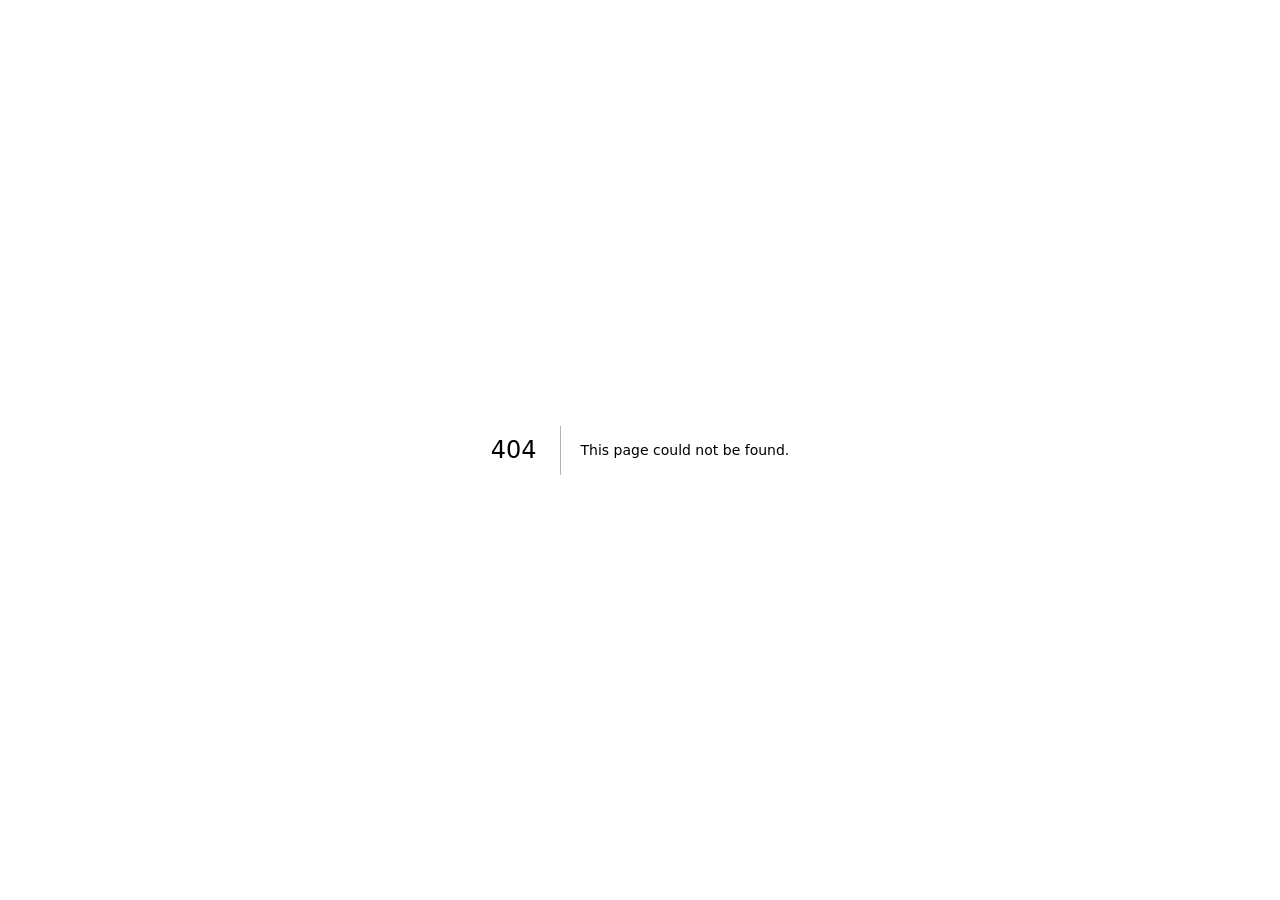
<file: 404/index.html>
<!DOCTYPE html><!--4c4Z6CJESHYbbvu5Nx7A5--><html lang="ru"><head><meta charSet="utf-8"/><meta name="viewport" content="width=device-width, initial-scale=1"/><link rel="preload" href="/_next/static/media/22a5144ee8d83bca-s.p.woff2" as="font" crossorigin="" type="font/woff2"/><link rel="preload" href="/_next/static/media/9766a7e9e2e0ad5a-s.p.woff2" as="font" crossorigin="" type="font/woff2"/><link rel="stylesheet" href="/_next/static/css/c08c81d9608a9a01.css" data-precedence="next"/><link rel="stylesheet" href="/_next/static/css/bc1c6ca1c3bdb8c6.css" data-precedence="next"/><link rel="preload" as="script" fetchPriority="low" href="/_next/static/chunks/webpack-8704b201b9c32422.js"/><script src="/_next/static/chunks/4bd1b696-c023c6e3521b1417.js" async=""></script><script src="/_next/static/chunks/255-bc8b3b9a93d25a64.js" async=""></script><script src="/_next/static/chunks/main-app-d127693e4bf44364.js" async=""></script><script src="/_next/static/chunks/797-d9571dfdc8930569.js" async=""></script><script src="/_next/static/chunks/app/layout-051557f39c2e58b8.js" async=""></script><meta name="robots" content="noindex"/><meta name="next-size-adjust" content=""/><title>404: This page could not be found.</title><title>Матвей Грицик - Product Manager | AI &amp; Цифровые продукты</title><meta name="description" content="Резюме Матвея Грицика — Product Manager / CEO стартапа Smart Calendar, студент ИТМО, специалист по внедрению LLM."/><link rel="icon" href="/favicon-v2.ico" sizes="16x16 32x32 48x48 64x64"/><link rel="icon" href="/icon-v2.png" type="image/png" sizes="192x192"/><link rel="apple-touch-icon" href="/apple-touch-icon-v2.png" sizes="180x180"/><script src="/_next/static/chunks/polyfills-42372ed130431b0a.js" noModule=""></script></head><body class="__variable_05241f __variable_a06275 __variable_af17cb antialiased"><div hidden=""><!--$--><!--/$--></div><div style="font-family:system-ui,&quot;Segoe UI&quot;,Roboto,Helvetica,Arial,sans-serif,&quot;Apple Color Emoji&quot;,&quot;Segoe UI Emoji&quot;;height:100vh;text-align:center;display:flex;flex-direction:column;align-items:center;justify-content:center"><div><style>body{color:#000;background:#fff;margin:0}.next-error-h1{border-right:1px solid rgba(0,0,0,.3)}@media (prefers-color-scheme:dark){body{color:#fff;background:#000}.next-error-h1{border-right:1px solid rgba(255,255,255,.3)}}</style><h1 class="next-error-h1" style="display:inline-block;margin:0 20px 0 0;padding:0 23px 0 0;font-size:24px;font-weight:500;vertical-align:top;line-height:49px">404</h1><div style="display:inline-block"><h2 style="font-size:14px;font-weight:400;line-height:49px;margin:0">This page could not be found.</h2></div></div></div><!--$--><!--/$--><script src="/_next/static/chunks/webpack-8704b201b9c32422.js" id="_R_" async=""></script><script>(self.__next_f=self.__next_f||[]).push([0])</script><script>self.__next_f.push([1,"1:\"$Sreact.fragment\"\n2:I[9766,[],\"\"]\n3:I[8924,[],\"\"]\n4:I[1935,[\"797\",\"static/chunks/797-d9571dfdc8930569.js\",\"177\",\"static/chunks/app/layout-051557f39c2e58b8.js\"],\"VisualEditsMessenger\"]\n5:I[4431,[],\"OutletBoundary\"]\n7:I[5278,[],\"AsyncMetadataOutlet\"]\n9:I[4431,[],\"ViewportBoundary\"]\nb:I[4431,[],\"MetadataBoundary\"]\nc:\"$Sreact.suspense\"\ne:I[7150,[],\"\"]\n:HL[\"/_next/static/media/22a5144ee8d83bca-s.p.woff2\",\"font\",{\"crossOrigin\":\"\",\"type\":\"font/woff2\"}]\n:HL[\"/_next/static/media/9766a7e9e2e0ad5a-s.p.woff2\",\"font\",{\"crossOrigin\":\"\",\"type\":\"font/woff2\"}]\n:HL[\"/_next/static/css/c08c81d9608a9a01.css\",\"style\"]\n:HL[\"/_next/static/css/bc1c6ca1c3bdb8c6.css\",\"style\"]\n"])</script><script>self.__next_f.push([1,"0:{\"P\":null,\"b\":\"4c4Z6CJESHYbbvu5Nx7A5\",\"p\":\"\",\"c\":[\"\",\"_not-found\",\"\"],\"i\":false,\"f\":[[[\"\",{\"children\":[\"/_not-found\",{\"children\":[\"__PAGE__\",{}]}]},\"$undefined\",\"$undefined\",true],[\"\",[\"$\",\"$1\",\"c\",{\"children\":[[[\"$\",\"link\",\"0\",{\"rel\":\"stylesheet\",\"href\":\"/_next/static/css/c08c81d9608a9a01.css\",\"precedence\":\"next\",\"crossOrigin\":\"$undefined\",\"nonce\":\"$undefined\"}],[\"$\",\"link\",\"1\",{\"rel\":\"stylesheet\",\"href\":\"/_next/static/css/bc1c6ca1c3bdb8c6.css\",\"precedence\":\"next\",\"crossOrigin\":\"$undefined\",\"nonce\":\"$undefined\"}]],[\"$\",\"html\",null,{\"lang\":\"ru\",\"children\":[\"$\",\"body\",null,{\"className\":\"__variable_05241f __variable_a06275 __variable_af17cb antialiased\",\"children\":[[\"$\",\"$L2\",null,{\"parallelRouterKey\":\"children\",\"error\":\"$undefined\",\"errorStyles\":\"$undefined\",\"errorScripts\":\"$undefined\",\"template\":[\"$\",\"$L3\",null,{}],\"templateStyles\":\"$undefined\",\"templateScripts\":\"$undefined\",\"notFound\":\"$undefined\",\"forbidden\":\"$undefined\",\"unauthorized\":\"$undefined\"}],[\"$\",\"$L4\",null,{}]]}]}]]}],{\"children\":[\"/_not-found\",[\"$\",\"$1\",\"c\",{\"children\":[null,[\"$\",\"$L2\",null,{\"parallelRouterKey\":\"children\",\"error\":\"$undefined\",\"errorStyles\":\"$undefined\",\"errorScripts\":\"$undefined\",\"template\":[\"$\",\"$L3\",null,{}],\"templateStyles\":\"$undefined\",\"templateScripts\":\"$undefined\",\"notFound\":\"$undefined\",\"forbidden\":\"$undefined\",\"unauthorized\":\"$undefined\"}]]}],{\"children\":[\"__PAGE__\",[\"$\",\"$1\",\"c\",{\"children\":[[[\"$\",\"title\",null,{\"children\":\"404: This page could not be found.\"}],[\"$\",\"div\",null,{\"style\":{\"fontFamily\":\"system-ui,\\\"Segoe UI\\\",Roboto,Helvetica,Arial,sans-serif,\\\"Apple Color Emoji\\\",\\\"Segoe UI Emoji\\\"\",\"height\":\"100vh\",\"textAlign\":\"center\",\"display\":\"flex\",\"flexDirection\":\"column\",\"alignItems\":\"center\",\"justifyContent\":\"center\"},\"children\":[\"$\",\"div\",null,{\"children\":[[\"$\",\"style\",null,{\"dangerouslySetInnerHTML\":{\"__html\":\"body{color:#000;background:#fff;margin:0}.next-error-h1{border-right:1px solid rgba(0,0,0,.3)}@media (prefers-color-scheme:dark){body{color:#fff;background:#000}.next-error-h1{border-right:1px solid rgba(255,255,255,.3)}}\"}}],[\"$\",\"h1\",null,{\"className\":\"next-error-h1\",\"style\":{\"display\":\"inline-block\",\"margin\":\"0 20px 0 0\",\"padding\":\"0 23px 0 0\",\"fontSize\":24,\"fontWeight\":500,\"verticalAlign\":\"top\",\"lineHeight\":\"49px\"},\"children\":404}],[\"$\",\"div\",null,{\"style\":{\"display\":\"inline-block\"},\"children\":[\"$\",\"h2\",null,{\"style\":{\"fontSize\":14,\"fontWeight\":400,\"lineHeight\":\"49px\",\"margin\":0},\"children\":\"This page could not be found.\"}]}]]}]}]],null,[\"$\",\"$L5\",null,{\"children\":[\"$L6\",[\"$\",\"$L7\",null,{\"promise\":\"$@8\"}]]}]]}],{},null,false]},null,false]},null,false],[\"$\",\"$1\",\"h\",{\"children\":[[\"$\",\"meta\",null,{\"name\":\"robots\",\"content\":\"noindex\"}],[[\"$\",\"$L9\",null,{\"children\":\"$La\"}],[\"$\",\"meta\",null,{\"name\":\"next-size-adjust\",\"content\":\"\"}]],[\"$\",\"$Lb\",null,{\"children\":[\"$\",\"div\",null,{\"hidden\":true,\"children\":[\"$\",\"$c\",null,{\"fallback\":null,\"children\":\"$Ld\"}]}]}]]}],false]],\"m\":\"$undefined\",\"G\":[\"$e\",[]],\"s\":false,\"S\":true}\n"])</script><script>self.__next_f.push([1,"a:[[\"$\",\"meta\",\"0\",{\"charSet\":\"utf-8\"}],[\"$\",\"meta\",\"1\",{\"name\":\"viewport\",\"content\":\"width=device-width, initial-scale=1\"}]]\n6:null\n"])</script><script>self.__next_f.push([1,"f:I[622,[],\"IconMark\"]\n8:{\"metadata\":[[\"$\",\"title\",\"0\",{\"children\":\"Матвей Грицик - Product Manager | AI \u0026 Цифровые продукты\"}],[\"$\",\"meta\",\"1\",{\"name\":\"description\",\"content\":\"Резюме Матвея Грицика — Product Manager / CEO стартапа Smart Calendar, студент ИТМО, специалист по внедрению LLM.\"}],[\"$\",\"link\",\"2\",{\"rel\":\"icon\",\"href\":\"/favicon-v2.ico\",\"sizes\":\"16x16 32x32 48x48 64x64\"}],[\"$\",\"link\",\"3\",{\"rel\":\"icon\",\"href\":\"/icon-v2.png\",\"type\":\"image/png\",\"sizes\":\"192x192\"}],[\"$\",\"link\",\"4\",{\"rel\":\"apple-touch-icon\",\"href\":\"/apple-touch-icon-v2.png\",\"sizes\":\"180x180\"}],[\"$\",\"$Lf\",\"5\",{}]],\"error\":null,\"digest\":\"$undefined\"}\n"])</script><script>self.__next_f.push([1,"d:\"$8:metadata\"\n"])</script></body></html>
</file>
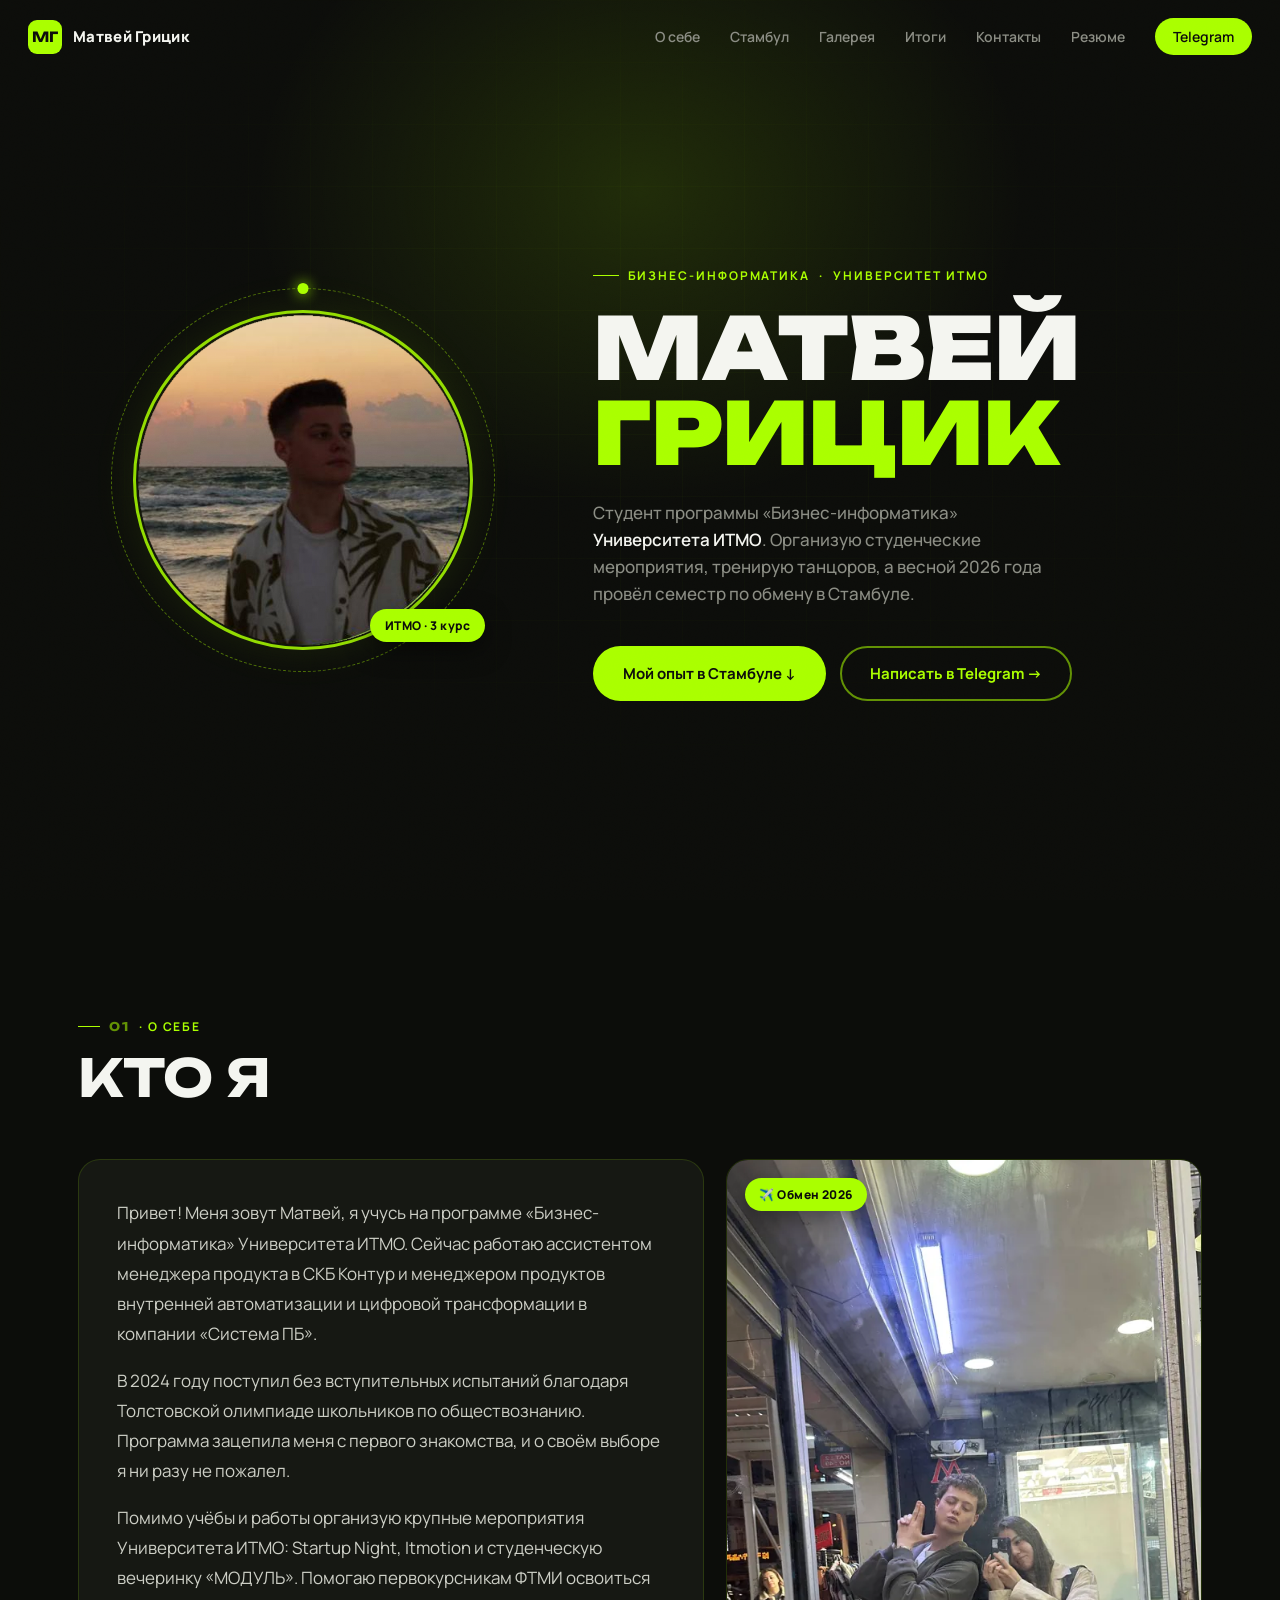
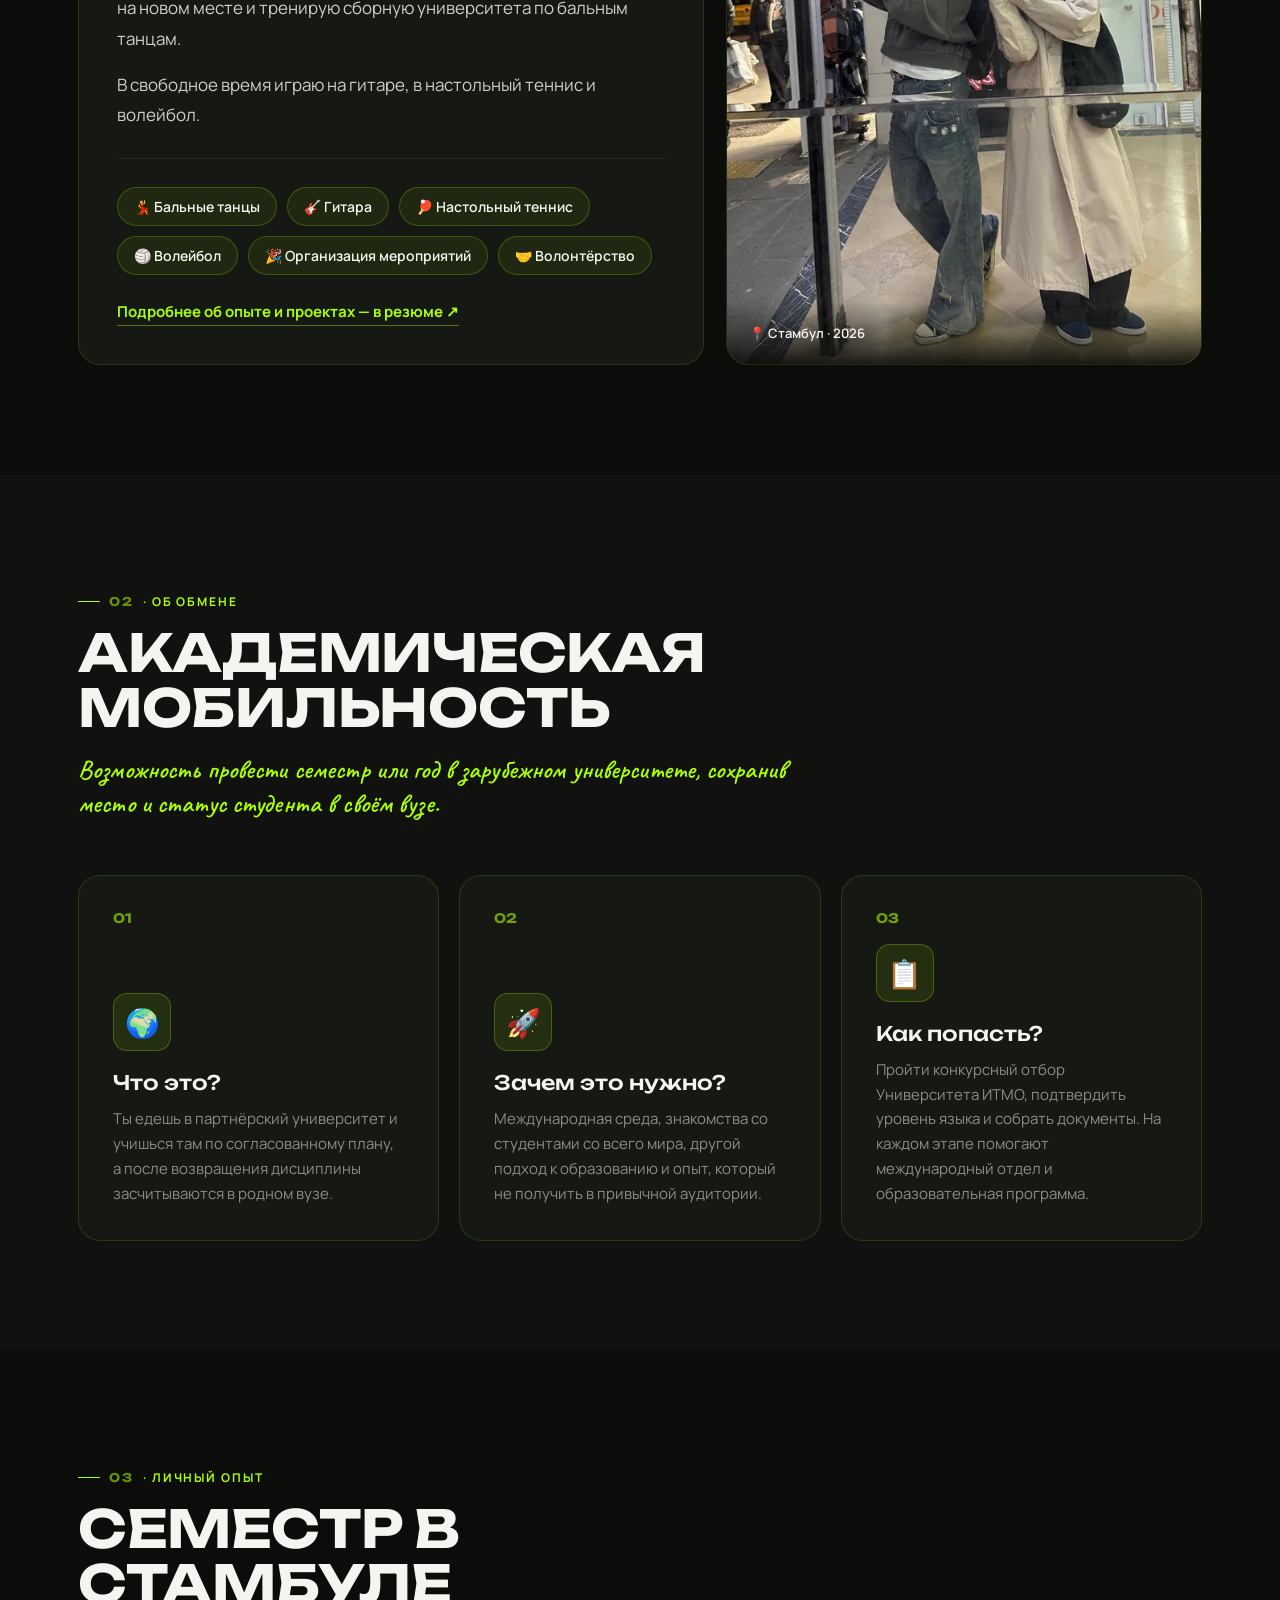
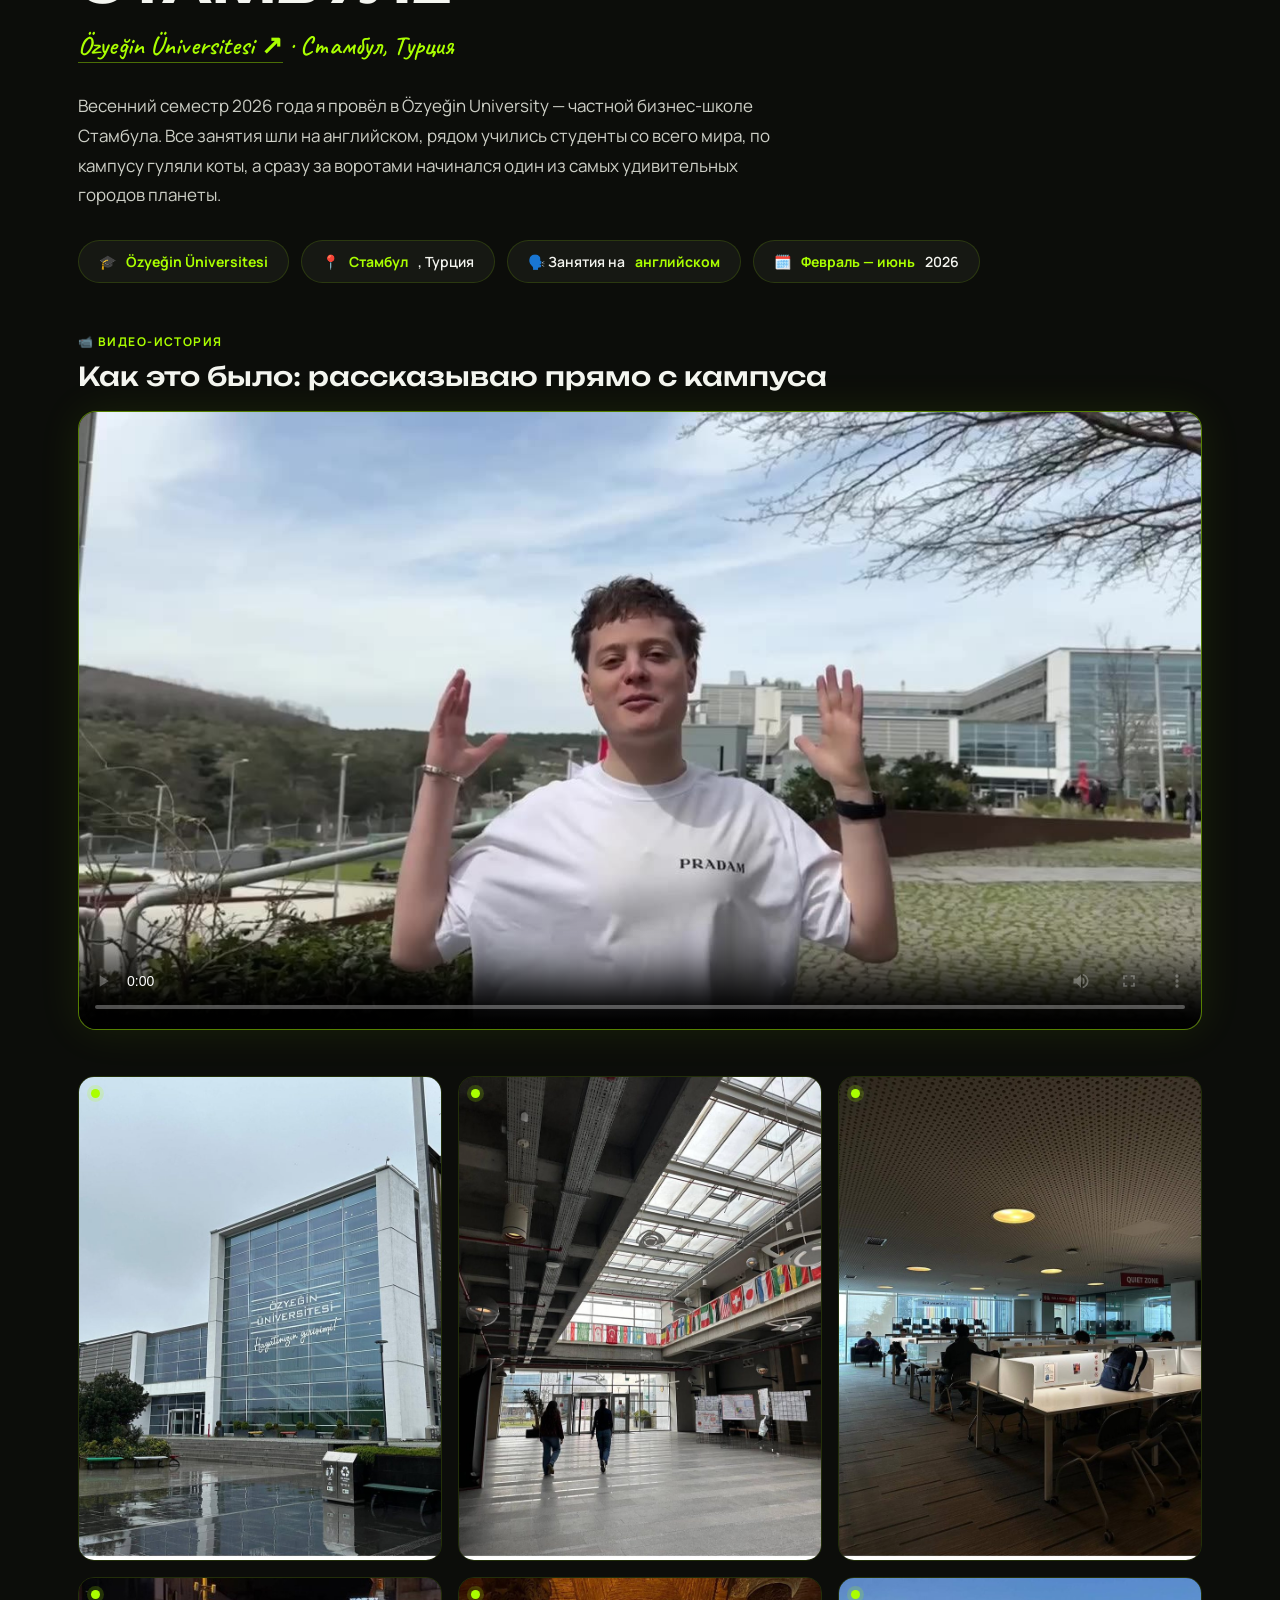
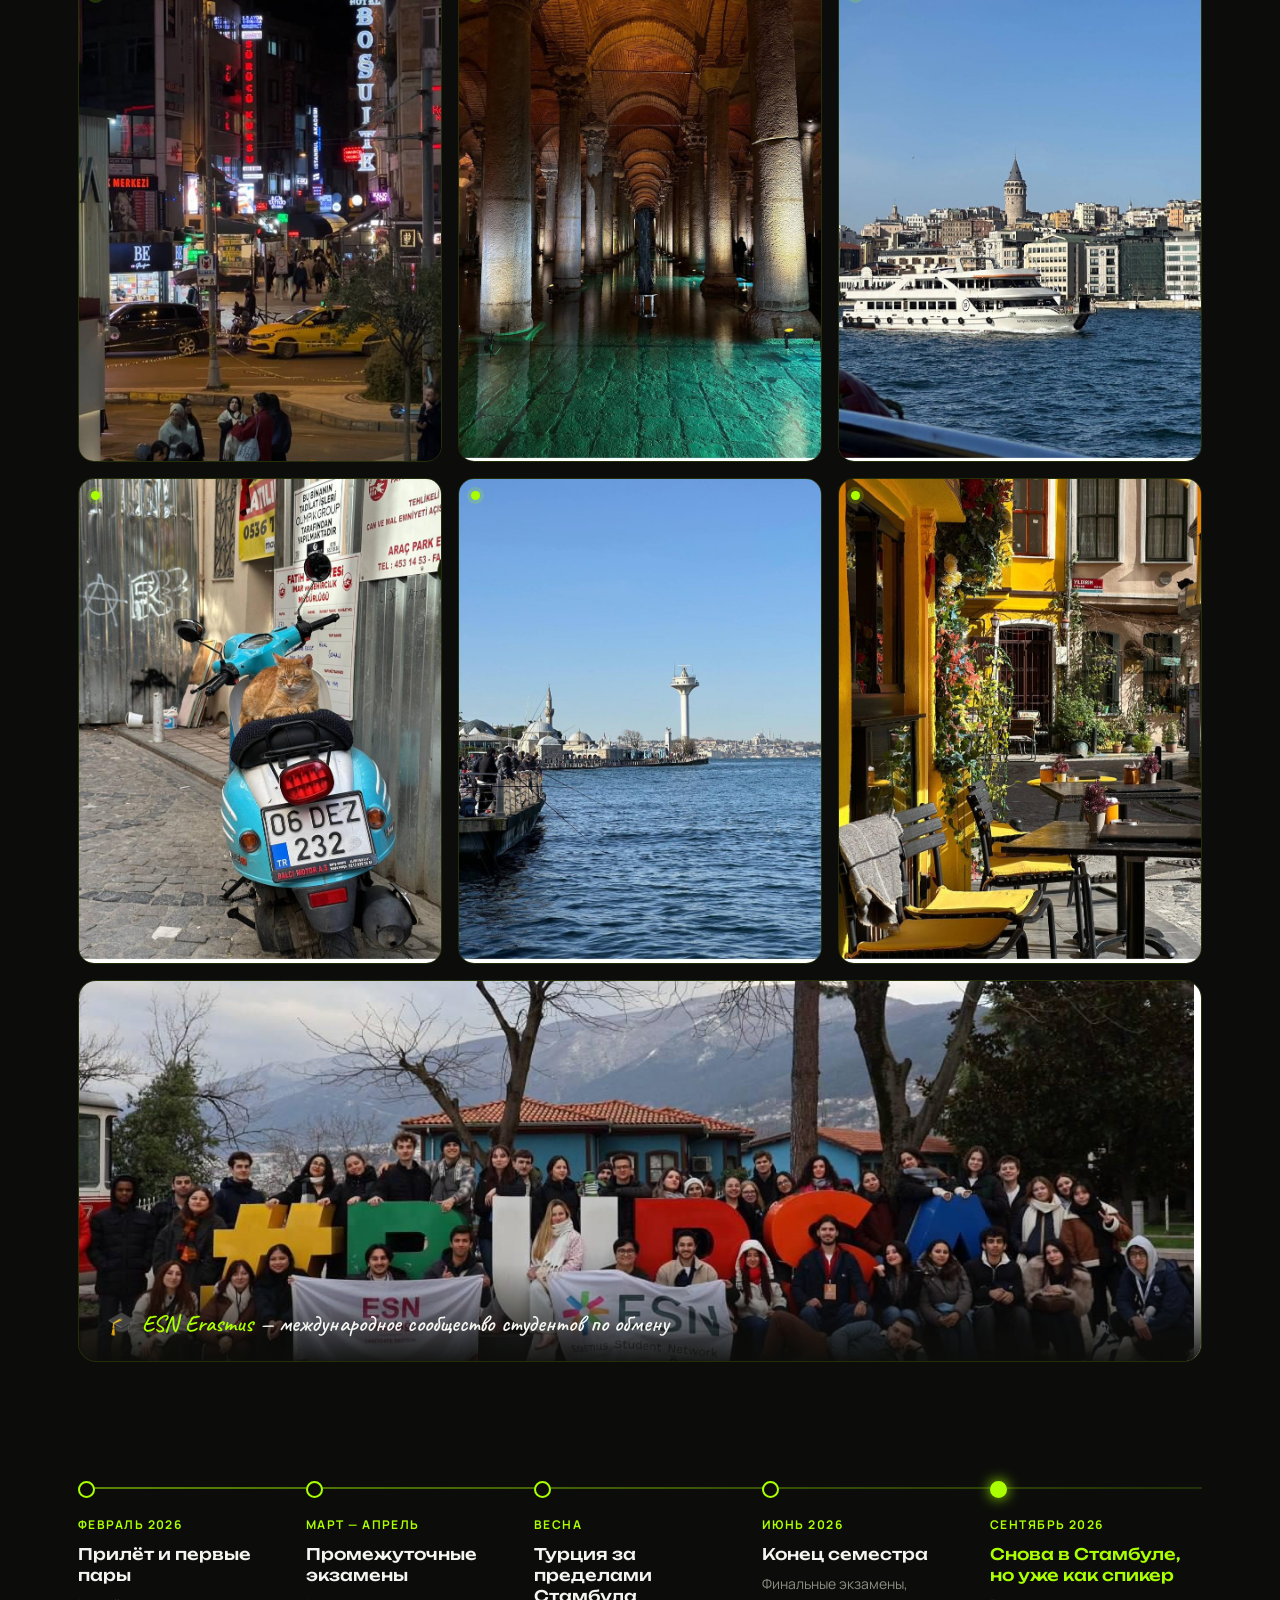
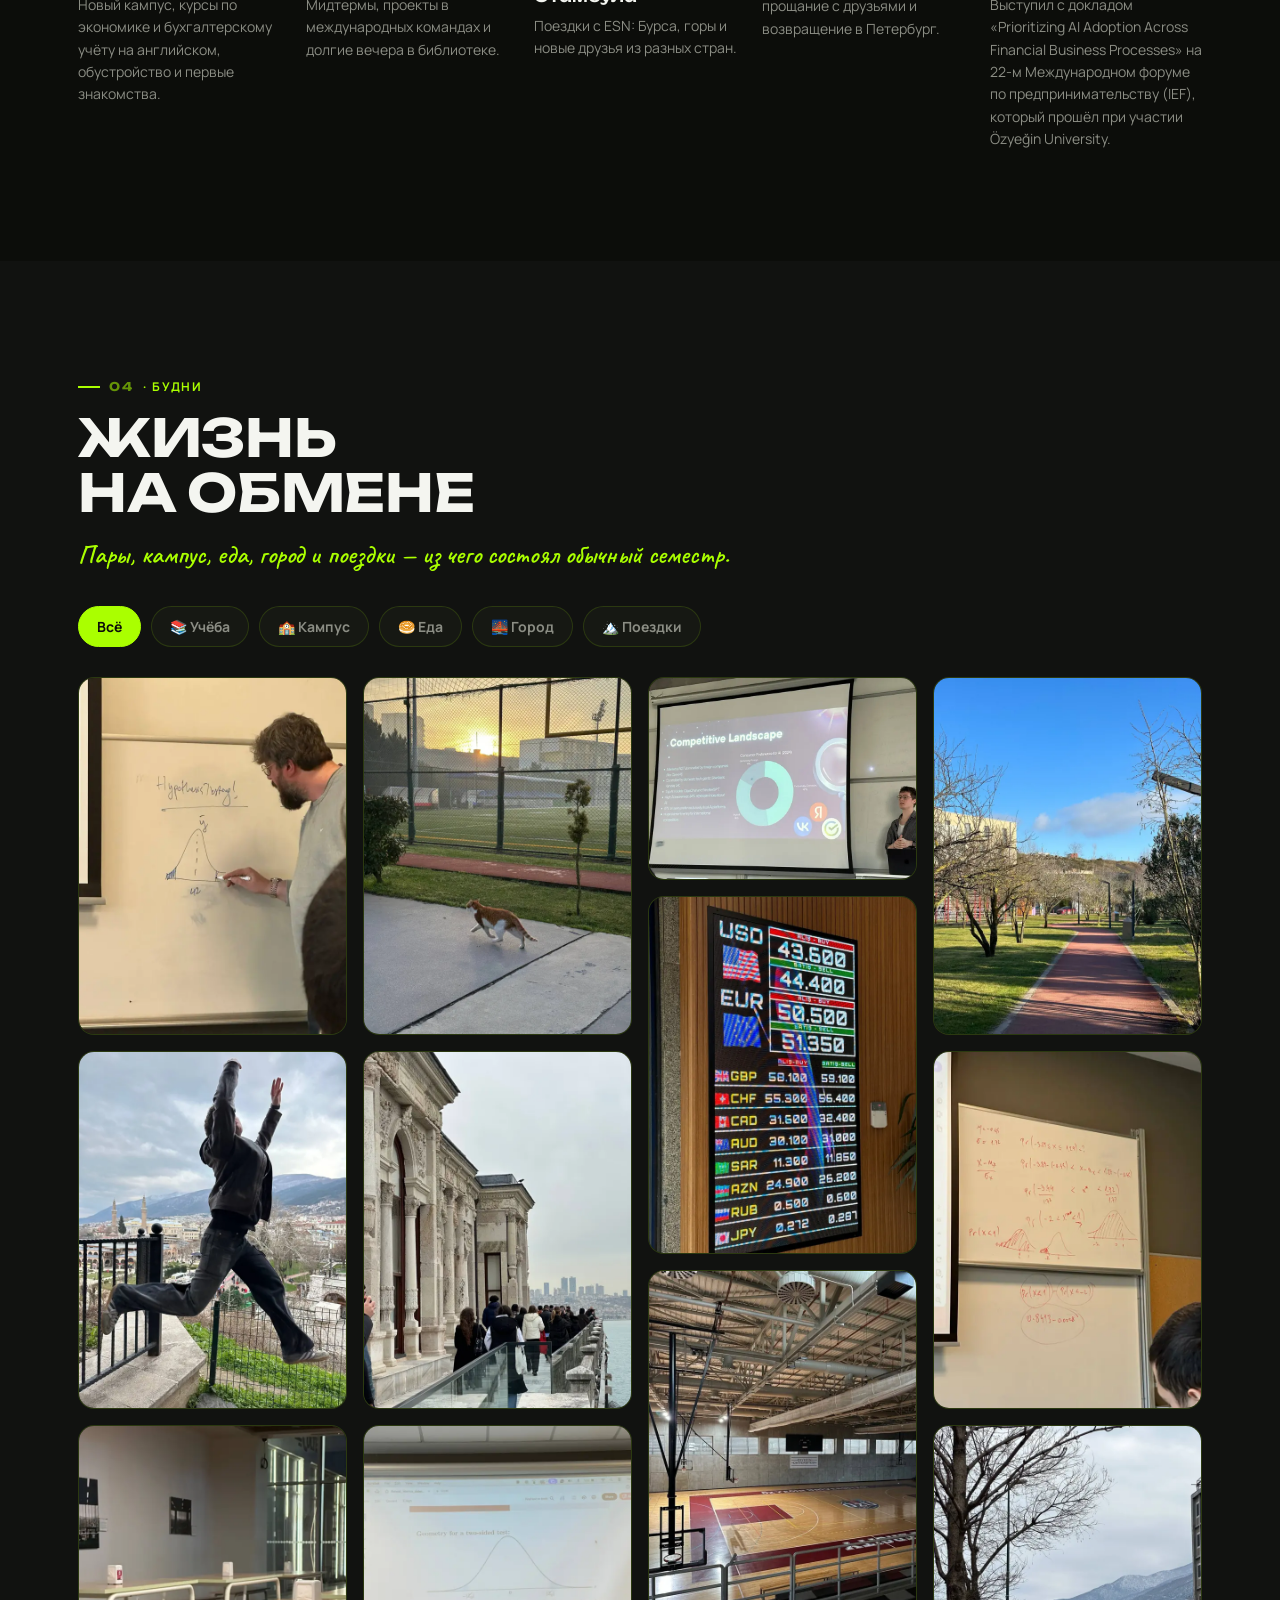
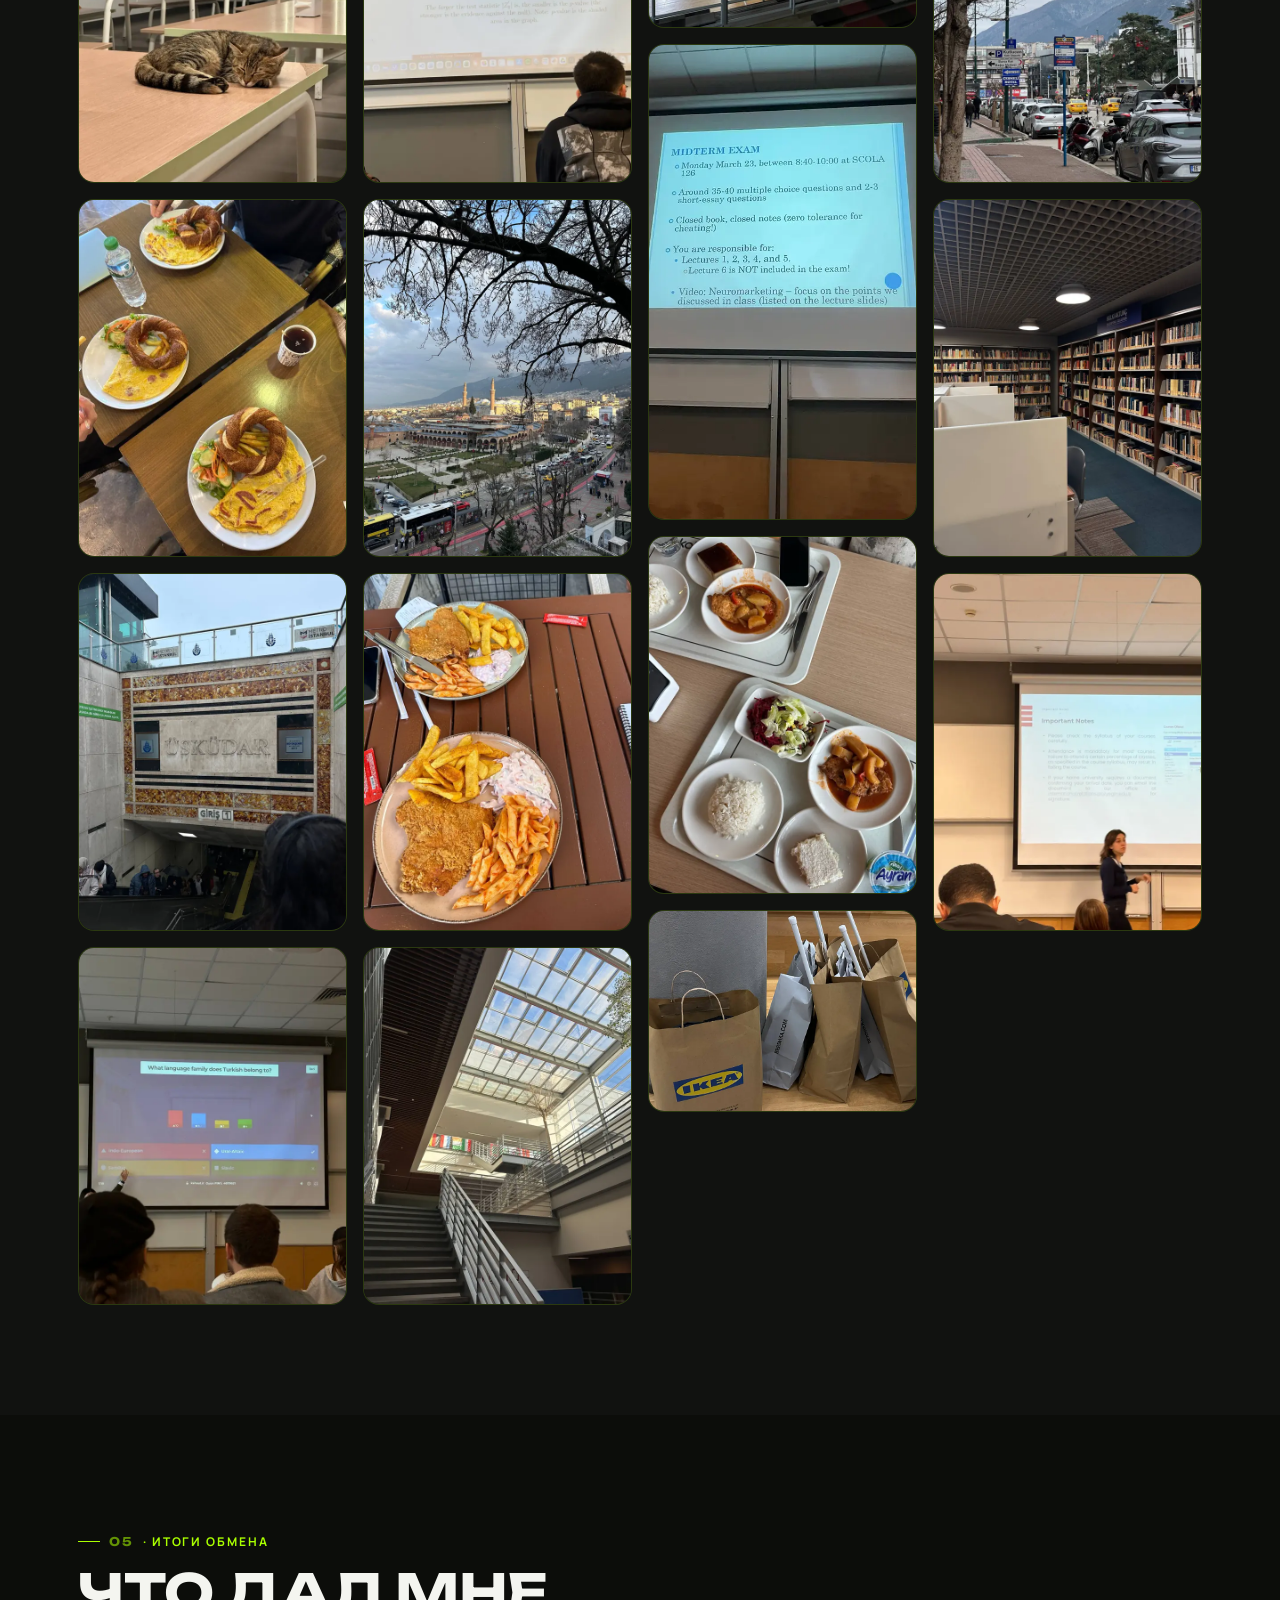
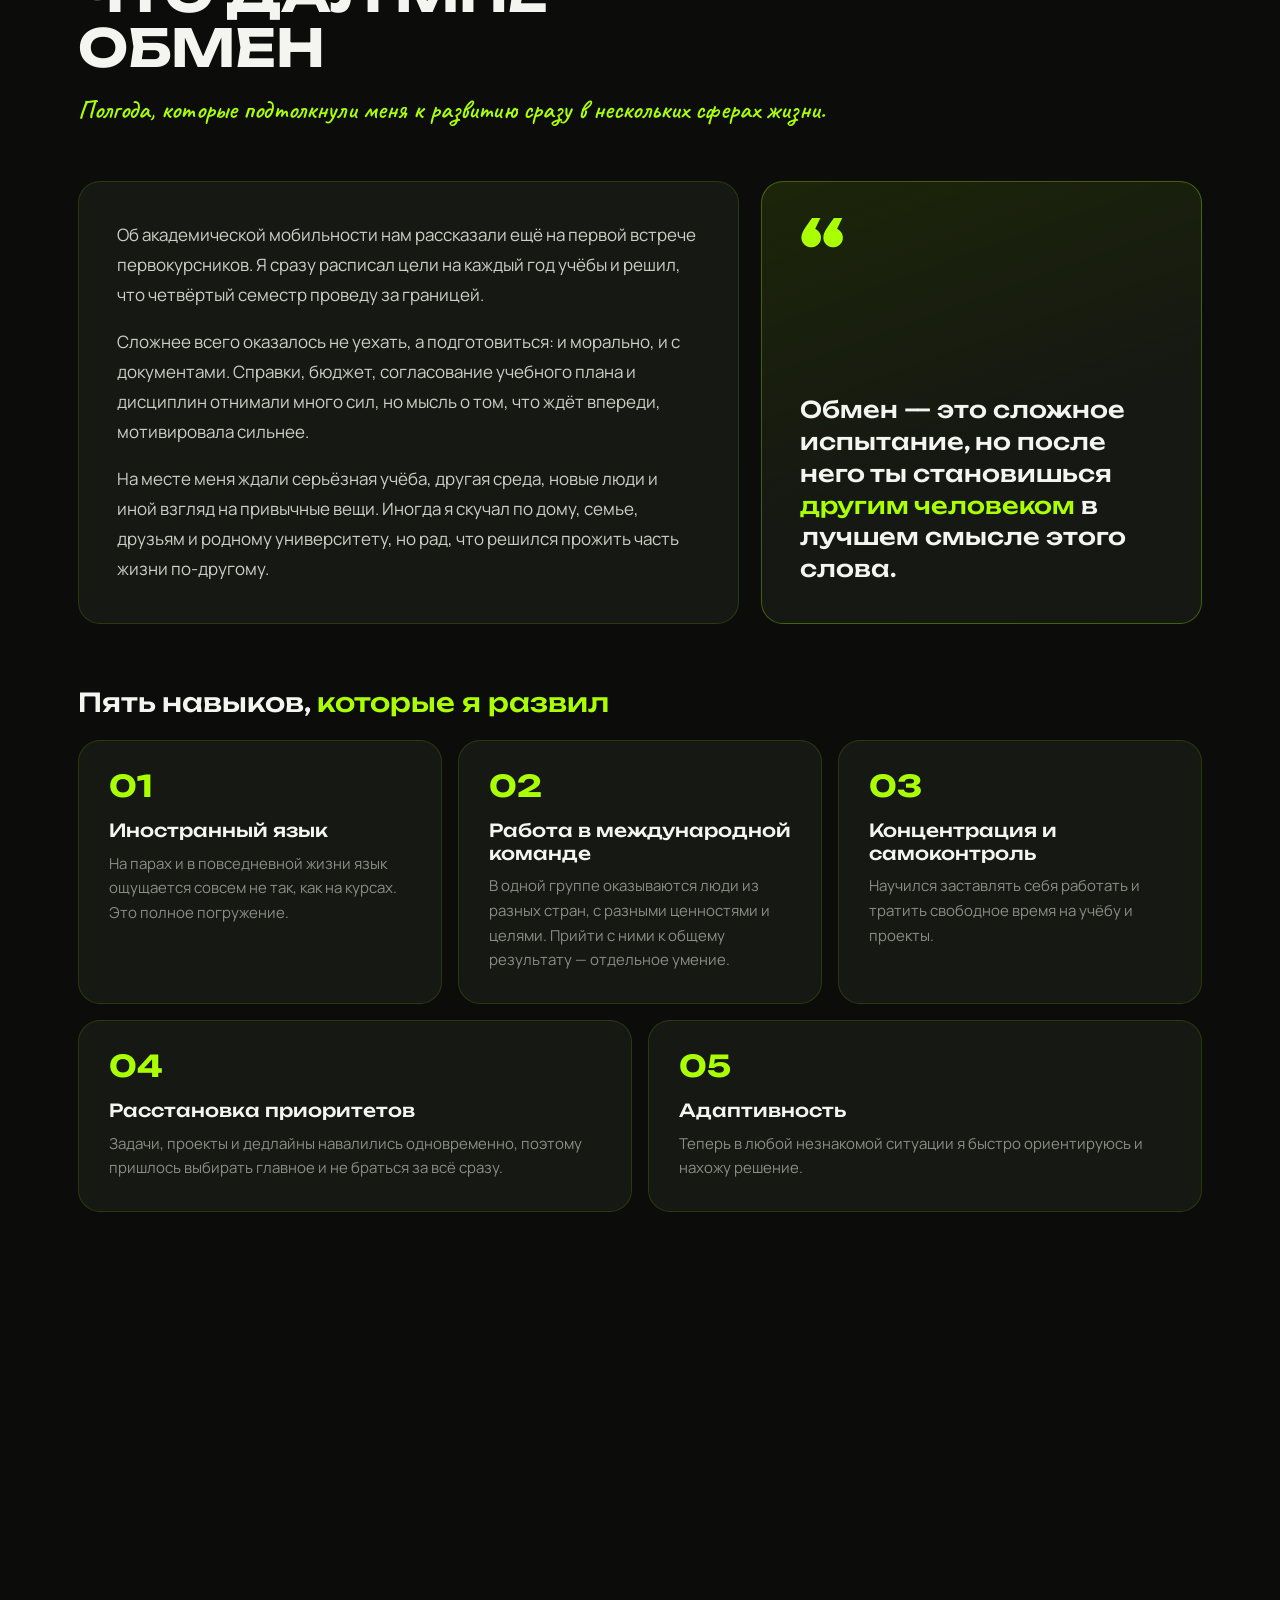
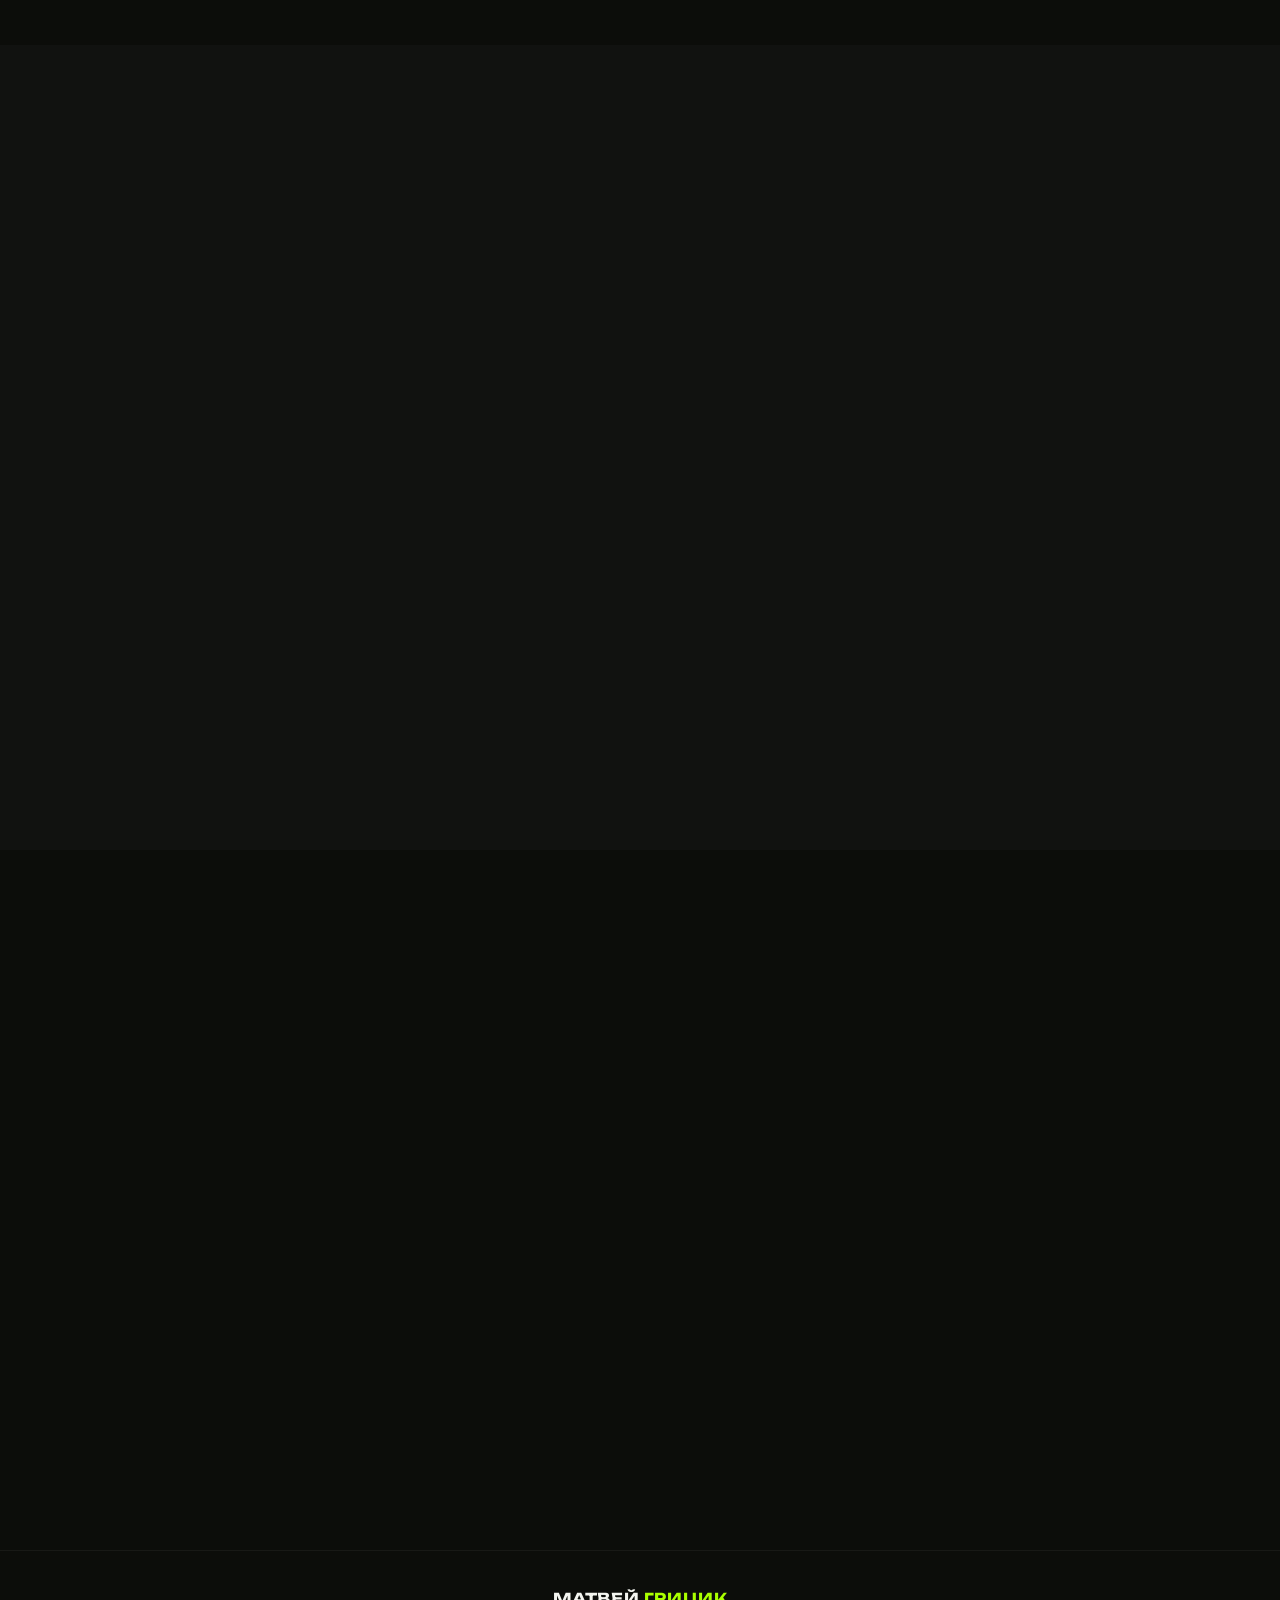
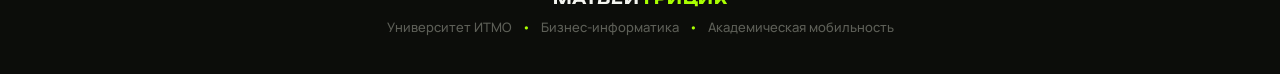
<file: exchange/index.html>
<!DOCTYPE html>
<html lang="ru">
<head>
<meta charset="UTF-8">
<meta name="viewport" content="width=device-width, initial-scale=1.0">
<title>Матвей Грицик · Академическая мобильность Университета ИТМО</title>
<meta name="description" content="Матвей Грицик — студент Университета ИТМО. Личный опыт академической мобильности: семестр в Özyeğin University, Стамбул.">
<link rel="icon" href="favicon.ico">
<meta property="og:type" content="website">
<meta property="og:title" content="Матвей Грицик · Семестр в Стамбуле">
<meta property="og:description" content="Личный опыт академической мобильности Университета ИТМО: семестр в Özyeğin University, Стамбул.">
<meta property="og:image" content="https://matvei.pro/exchange/assets/campus.jpg">
<meta name="theme-color" content="#0c0d0a">
<link rel="preconnect" href="https://fonts.googleapis.com">
<link rel="preconnect" href="https://fonts.gstatic.com" crossorigin>
<link href="https://fonts.googleapis.com/css2?family=Unbounded:wght@500;700;900&family=Manrope:wght@400;500;600;700;800&family=Caveat:wght@500;600;700&display=swap" rel="stylesheet">
<style>
:root{
  --bg:#0c0d0a;
  --bg2:#111210;
  --card:#161813;
  --card-hi:#1c1f18;
  --line:rgba(170,255,0,.14);
  --line-hi:rgba(170,255,0,.5);
  --acid:#aaff00;
  --acid-dim:#88cc00;
  --white:#f4f5f0;
  --mut:#8b8d84;
  --mut2:#5d5f57;
}
*{margin:0;padding:0;box-sizing:border-box}
html{scroll-behavior:smooth}
body{
  background:var(--bg);
  color:var(--white);
  font-family:'Manrope',sans-serif;
  -webkit-font-smoothing:antialiased;
  overflow-x:hidden;
}
::selection{background:var(--acid);color:#0c0d0a}
a{color:inherit;text-decoration:none}
img{display:block;max-width:100%}

/* grain overlay */
body::after{
  content:"";position:fixed;inset:0;pointer-events:none;z-index:9999;
  opacity:.035;mix-blend-mode:overlay;
  background-image:url("data:image/svg+xml,%3Csvg xmlns='http://www.w3.org/2000/svg' width='180' height='180'%3E%3Cfilter id='n'%3E%3CfeTurbulence type='fractalNoise' baseFrequency='0.85' numOctaves='3'/%3E%3C/filter%3E%3Crect width='100%25' height='100%25' filter='url(%23n)'/%3E%3C/svg%3E");
}

.wrap{max-width:1180px;margin:0 auto;padding:0 28px}

/* ---------- NAV ---------- */
nav{
  position:fixed;top:0;left:0;right:0;z-index:1000;
  display:flex;align-items:center;justify-content:space-between;
  padding:18px 28px;
  transition:background .35s ease,backdrop-filter .35s ease,border-color .35s ease,padding .35s ease;
  border-bottom:1px solid transparent;
}
nav.scrolled{
  background:rgba(12,13,10,.82);
  backdrop-filter:blur(14px);
  border-bottom:1px solid var(--line);
  padding:13px 28px;
}
.logo{display:flex;align-items:center;gap:11px;font-weight:800;font-size:15px;letter-spacing:.02em}
.logo .mark{
  width:34px;height:34px;border-radius:9px;
  background:var(--acid);color:#0c0d0a;
  display:grid;place-items:center;
  font-family:'Unbounded';font-weight:700;font-size:14px;
}
.nav-links{display:flex;gap:30px;align-items:center}
.nav-links a{font-size:14px;font-weight:600;color:var(--mut);transition:color .2s}
.nav-links a:hover{color:var(--white)}
.nav-tg{
  background:var(--acid);color:#0c0d0a !important;
  padding:9px 18px;border-radius:50px;font-weight:700;font-size:13px;
  transition:transform .2s,box-shadow .2s;
}
.nav-tg:hover{transform:translateY(-2px);box-shadow:0 6px 22px rgba(170,255,0,.3)}
.burger{display:none;flex-direction:column;gap:5px;cursor:pointer;padding:6px}
.burger span{width:24px;height:2px;background:var(--white);border-radius:2px;transition:.25s}

/* ---------- HERO ---------- */
.hero{
  position:relative;min-height:100vh;
  display:flex;align-items:center;
  padding:130px 0 70px;
  overflow:hidden;
}
.hero-glow{
  position:absolute;top:-260px;left:50%;transform:translateX(-50%);
  width:1100px;height:900px;pointer-events:none;
  background:radial-gradient(ellipse 50% 50% at 50% 50%,rgba(170,255,0,.13),transparent 70%);
}
.hero-grid{
  position:absolute;inset:0;pointer-events:none;opacity:.5;
  background-image:
    linear-gradient(rgba(170,255,0,.045) 1px,transparent 1px),
    linear-gradient(90deg,rgba(170,255,0,.045) 1px,transparent 1px);
  background-size:62px 62px;
  -webkit-mask-image:radial-gradient(ellipse 75% 65% at 50% 40%,#000 30%,transparent 78%);
          mask-image:radial-gradient(ellipse 75% 65% at 50% 40%,#000 30%,transparent 78%);
}
.hero-inner{
  position:relative;z-index:2;
  display:grid;grid-template-columns:.85fr 1.15fr;gap:64px;align-items:center;
  width:100%;
}
/* avatar */
.ava-box{position:relative;justify-self:center;width:340px;height:340px}
.ava-ring{
  position:absolute;inset:-22px;border-radius:50%;
  border:1.5px dashed rgba(170,255,0,.4);
  animation:spin 28s linear infinite;
}
.ava-ring::before{
  content:"";position:absolute;top:-6px;left:50%;transform:translateX(-50%);
  width:11px;height:11px;border-radius:50%;background:var(--acid);
  box-shadow:0 0 14px var(--acid);
}
@keyframes spin{to{transform:rotate(360deg)}}
.ava-glow{
  position:absolute;inset:-30px;border-radius:50%;
  background:radial-gradient(circle,rgba(170,255,0,.35),transparent 68%);
  filter:blur(14px);
}
.ava-box img{
  position:relative;width:340px;height:340px;border-radius:50%;
  border:3px solid rgba(170,255,0,.85);
}
.ava-tag{
  position:absolute;bottom:8px;right:-12px;z-index:3;
  background:var(--acid);color:#0c0d0a;
  font-weight:800;font-size:12px;letter-spacing:.04em;
  padding:8px 15px;border-radius:50px;
  box-shadow:0 8px 24px rgba(0,0,0,.5);
}
/* hero text */
.eyebrow{
  display:inline-flex;align-items:center;gap:9px;
  font-size:12px;font-weight:700;letter-spacing:.16em;
  color:var(--acid);text-transform:uppercase;margin-bottom:22px;
}
.eyebrow::before{content:"";width:26px;height:1.5px;background:var(--acid)}
.hero h1{
  font-family:'Unbounded',sans-serif;font-weight:900;
  font-size:clamp(44px,7.2vw,86px);line-height:.98;
  letter-spacing:-.01em;text-transform:uppercase;
}
.hero h1 .lime{color:var(--acid)}
.hero-tag{
  margin-top:24px;font-size:17px;color:var(--mut);
  font-weight:500;max-width:480px;line-height:1.6;
}
.hero-tag b{color:var(--white);font-weight:600}
.hero-btns{display:flex;gap:14px;margin-top:38px;flex-wrap:wrap}
.btn{
  display:inline-flex;align-items:center;gap:9px;
  font-weight:700;font-size:15px;border-radius:50px;
  padding:15px 28px;cursor:pointer;transition:transform .2s,box-shadow .2s,background .2s,color .2s;
  border:2px solid transparent;
}
.btn-fill{background:var(--acid);color:#0c0d0a}
.btn-fill:hover{transform:translateY(-3px);box-shadow:0 12px 30px rgba(170,255,0,.32)}
.btn-out{background:transparent;color:var(--acid);border-color:rgba(170,255,0,.55)}
.btn-out:hover{background:var(--acid);color:#0c0d0a;transform:translateY(-3px)}

/* ---------- SECTIONS ---------- */
section{position:relative}
.sec{padding:110px 0}
.sec-alt{background:var(--bg2)}
.sec-head{margin-bottom:54px;max-width:760px}
.sec-label{
  display:inline-flex;align-items:center;gap:9px;
  font-size:12px;font-weight:700;letter-spacing:.16em;
  color:var(--acid);text-transform:uppercase;margin-bottom:16px;
}
.sec-label .num{
  font-family:'Unbounded';font-weight:700;
  opacity:.55;
}
.sec-label::before{content:"";width:22px;height:1.5px;background:var(--acid)}
.sec-title{
  font-family:'Unbounded',sans-serif;font-weight:700;
  font-size:clamp(30px,4.6vw,52px);line-height:1.05;
  text-transform:uppercase;letter-spacing:-.005em;
}
.sec-sub{
  margin-top:18px;font-size:19px;line-height:1.55;
  color:var(--acid);font-weight:600;
}

/* ---------- ABOUT ---------- */
.about-grid{display:grid;grid-template-columns:1.25fr .95fr;gap:22px}
.card{
  background:var(--card);border:1px solid var(--line);
  border-radius:22px;transition:transform .3s ease,border-color .3s ease,box-shadow .3s ease;
}
.card-pad{padding:38px}
.about-text p{font-size:17px;line-height:1.78;color:#cdcfc6}
.about-text p b{color:var(--white);font-weight:700}
.divider{height:1px;background:rgba(255,255,255,.07);margin:28px 0}
.hobbies{display:flex;flex-wrap:wrap;gap:10px}
.pill{
  background:rgba(170,255,0,.07);border:1px solid rgba(170,255,0,.22);
  border-radius:50px;padding:9px 16px;font-size:14px;font-weight:600;
  transition:background .2s,transform .2s;
}
.pill:hover{background:rgba(170,255,0,.16);transform:translateY(-2px)}
.about-photo{
  position:relative;border-radius:22px;overflow:hidden;border:1px solid var(--line);
  min-height:430px;
}
.about-photo img{width:100%;height:100%;object-fit:cover;object-position:50% 30%;position:absolute;inset:0;transition:transform .8s cubic-bezier(.2,.7,.2,1)}
.about-photo:hover img{transform:scale(1.04)}
.photo-chip{
  position:absolute;top:18px;left:18px;z-index:2;
  background:var(--acid);color:#0c0d0a;font-weight:800;font-size:12px;letter-spacing:.04em;
  padding:8px 14px;border-radius:50px;box-shadow:0 8px 24px rgba(0,0,0,.4);
}
.about-photo .cap{
  position:absolute;left:0;right:0;bottom:0;z-index:2;
  padding:22px;font-size:13px;font-weight:600;color:var(--white);
  background:linear-gradient(transparent,rgba(12,13,10,.92));
}
.about-photo .cap span{color:var(--acid)}

/* ---------- MOBILITY ---------- */
.mob-grid{display:grid;grid-template-columns:repeat(3,1fr);gap:20px}
.mob-card{padding:34px;display:flex;flex-direction:column;position:relative;overflow:hidden}
.mob-card .idx{
  font-family:'Unbounded';font-weight:700;font-size:13px;
  color:var(--acid);opacity:.6;margin-bottom:auto;
}
.mob-icon{
  width:58px;height:58px;border-radius:14px;
  background:rgba(170,255,0,.1);border:1px solid rgba(170,255,0,.25);
  display:grid;place-items:center;font-size:28px;margin:18px 0 20px;
}
.mob-card h3{
  font-family:'Unbounded';font-weight:500;font-size:20px;
  margin-bottom:12px;line-height:1.2;
}
.mob-card p{font-size:15px;line-height:1.65;color:var(--mut)}
.mob-card::after{
  content:"";position:absolute;right:-40px;bottom:-40px;
  width:130px;height:130px;border-radius:50%;
  background:radial-gradient(circle,rgba(170,255,0,.12),transparent 70%);
  opacity:0;transition:opacity .35s;
}
.mob-card:hover::after{opacity:1}

/* ---------- ISTANBUL ---------- */
.facts{
  display:flex;flex-wrap:wrap;gap:12px;margin:30px 0 46px;
}
.fact{
  display:flex;align-items:center;gap:10px;
  background:var(--card);border:1px solid var(--line);
  border-radius:50px;padding:11px 20px;font-size:14px;font-weight:600;
}
.fact b{color:var(--acid);font-weight:700}
.video-block{margin-bottom:46px}
.video-head{margin-bottom:18px}
.vlabel{
  display:inline-flex;align-items:center;gap:7px;
  font-size:12px;font-weight:700;letter-spacing:.12em;
  color:var(--acid);text-transform:uppercase;margin-bottom:10px;
}
.video-head h3{
  font-family:'Unbounded';font-weight:500;font-size:clamp(20px,2.6vw,26px);
  line-height:1.25;
}
.video-frame{
  position:relative;border-radius:18px;overflow:hidden;
  border:1px solid var(--line-hi);
  box-shadow:0 0 44px rgba(170,255,0,.09);
  background:#000;
}
.video-frame video{
  display:block;width:100%;height:auto;
  aspect-ratio:1280/704;object-fit:cover;
}
.gallery{display:grid;grid-template-columns:repeat(3,1fr);gap:16px}
.shot{
  position:relative;border-radius:16px;overflow:hidden;
  border:1px solid var(--line);aspect-ratio:3/4;
  transition:transform .35s ease,border-color .35s ease;
}
.shot img{
  width:100%;height:100%;object-fit:cover;
  transition:transform .6s cubic-bezier(.2,.7,.2,1);
}
.shot:hover{border-color:var(--line-hi)}
.shot:hover img{transform:scale(1.07)}
.shot .scap{
  position:absolute;left:0;right:0;bottom:0;z-index:2;
  padding:34px 16px 14px;font-size:12.5px;font-weight:600;
  color:var(--white);
  background:linear-gradient(transparent,rgba(12,13,10,.9));
  transform:translateY(8px);opacity:0;transition:.3s;
}
.shot:hover .scap{transform:translateY(0);opacity:1}
.shot .pin{
  position:absolute;top:12px;left:12px;z-index:2;
  width:9px;height:9px;border-radius:50%;background:var(--acid);
  box-shadow:0 0 0 4px rgba(170,255,0,.18);
}
.esn{
  margin-top:16px;position:relative;border-radius:18px;overflow:hidden;
  border:1px solid var(--line);
}
.esn img{width:100%;height:380px;object-fit:cover}
.esn .ecap{
  position:absolute;left:0;right:0;bottom:0;
  padding:46px 28px 22px;
  background:linear-gradient(transparent,rgba(12,13,10,.93));
  font-size:15px;font-weight:600;
}
.esn .ecap span{color:var(--acid)}

/* ---------- STORY ---------- */
.story-grid{display:grid;grid-template-columns:1.2fr .8fr;gap:22px;margin-bottom:22px}
.story-text p{font-size:17px;line-height:1.78;color:#cdcfc6}
.story-text p+p{margin-top:16px}
.story-text p b{color:var(--white);font-weight:700}
.quote-card{
  padding:38px;display:flex;flex-direction:column;justify-content:space-between;gap:26px;
  background:linear-gradient(160deg,rgba(170,255,0,.1),var(--card) 60%);
  border-color:rgba(170,255,0,.3);
}
.quote-mark{font-family:'Unbounded';font-weight:900;font-size:72px;line-height:.7;color:var(--acid)}
.quote-card blockquote{
  font-family:'Unbounded';font-weight:500;font-size:clamp(19px,2.1vw,23px);line-height:1.38;
}
.quote-card blockquote span{color:var(--acid)}
.quote-by{font-size:13px;font-weight:700;letter-spacing:.12em;text-transform:uppercase;color:var(--mut)}
.sub-head{
  font-family:'Unbounded';font-weight:500;font-size:clamp(20px,2.6vw,26px);
  line-height:1.25;margin:62px 0 22px;
}
.sub-head span{color:var(--acid)}
.skills-grid{display:grid;grid-template-columns:repeat(6,1fr);gap:16px}
.skill{grid-column:span 2;padding:30px;position:relative;overflow:hidden}
.skill:nth-child(4),.skill:nth-child(5){grid-column:span 3}
.skill .idx{font-family:'Unbounded';font-weight:700;font-size:30px;color:var(--acid);line-height:1;margin-bottom:18px;display:block}
.skill h4{font-family:'Unbounded';font-weight:500;font-size:18px;line-height:1.25;margin-bottom:10px}
.skill p{font-size:15px;line-height:1.65;color:var(--mut)}
.skill:hover,.advice:hover{border-color:var(--line-hi)}
.advice-grid{display:grid;grid-template-columns:1fr 1fr;gap:20px;margin-top:62px}
.advice{padding:36px}
.advice .vlabel{margin-bottom:14px}
.advice p{font-size:16px;line-height:1.7;color:#cdcfc6}
.advice p+p{margin-top:12px}
.advice .big{font-family:'Unbounded';font-weight:500;font-size:clamp(19px,2.1vw,22px);line-height:1.4;color:var(--white)}
.advice .big span{color:var(--acid)}

/* ---------- TIMELINE ---------- */
.timeline{list-style:none;display:grid;grid-template-columns:repeat(5,1fr);gap:16px;position:relative}
.timeline::before{content:"";position:absolute;left:0;right:0;top:9px;height:1.5px;background:linear-gradient(90deg,var(--line-hi),var(--line))}
.tl-item{position:relative;padding-top:34px}
.tl-item::before{
  content:"";position:absolute;top:3px;left:0;width:13px;height:13px;border-radius:50%;
  background:var(--bg);border:2px solid var(--acid);
}
.tl-hi::before{background:var(--acid);box-shadow:0 0 14px var(--acid)}
.tl-date{font-size:12px;font-weight:700;letter-spacing:.12em;text-transform:uppercase;color:var(--acid)}
.tl-item h4{font-family:'Unbounded';font-weight:500;font-size:16px;line-height:1.3;margin:10px 0 8px}
.tl-item p{font-size:14px;line-height:1.6;color:var(--mut)}
.tl-hi h4{color:var(--acid)}

/* ---------- LIFE / GALLERY ---------- */
.filters{display:flex;flex-wrap:wrap;gap:10px;margin:-20px 0 30px}
.chip{
  font:inherit;font-size:14px;font-weight:700;cursor:pointer;
  background:var(--card);color:var(--mut);border:1px solid var(--line);
  padding:10px 18px;border-radius:50px;transition:background .2s,color .2s,border-color .2s,transform .2s;
}
.chip:hover{color:var(--white);border-color:var(--line-hi);transform:translateY(-2px)}
.chip.on{background:var(--acid);color:#0c0d0a;border-color:var(--acid)}
.masonry{columns:4 240px;column-gap:16px}
.m-tile{
  break-inside:avoid;margin:0 0 16px;position:relative;border-radius:16px;overflow:hidden;
  border:1px solid var(--line);cursor:zoom-in;background:var(--card);
  transition:border-color .3s,opacity .3s;
}
.m-tile img{width:100%;height:auto;transition:transform .6s cubic-bezier(.2,.7,.2,1)}
.m-tile:hover{border-color:var(--line-hi)}
.m-tile:hover img{transform:scale(1.05)}
.m-tile figcaption{
  position:absolute;left:0;right:0;bottom:0;padding:34px 14px 12px;
  font-size:12.5px;font-weight:600;background:linear-gradient(transparent,rgba(12,13,10,.9));
  opacity:0;transform:translateY(8px);transition:.3s;
}
.m-tile:hover figcaption{opacity:1;transform:none}
.m-tile.hide{display:none}
.lightbox{
  position:fixed;inset:0;z-index:2000;background:rgba(8,9,7,.94);backdrop-filter:blur(8px);
  display:flex;align-items:center;justify-content:center;padding:60px 70px;
  opacity:0;pointer-events:none;transition:opacity .25s;
}
.lightbox.open{opacity:1;pointer-events:auto}
.lightbox figure{max-width:100%;max-height:100%;display:flex;flex-direction:column;align-items:center;gap:14px}
.lightbox img{max-width:100%;max-height:calc(100vh - 150px);border-radius:14px;object-fit:contain}
.lightbox figcaption{font-size:15px;font-weight:600;color:var(--white);text-align:center}
.lb-btn{
  position:absolute;width:48px;height:48px;border-radius:50%;cursor:pointer;
  background:rgba(170,255,0,.1);border:1px solid rgba(170,255,0,.35);color:var(--acid);
  font-size:26px;line-height:1;display:grid;place-items:center;transition:background .2s,color .2s;
}
.lb-btn:hover{background:var(--acid);color:#0c0d0a}
.lb-close{top:18px;right:18px;font-size:18px}
.lb-prev{left:16px;top:50%;transform:translateY(-50%)}
.lb-next{right:16px;top:50%;transform:translateY(-50%)}

/* ---------- RESUME ---------- */
.resume-link{
  display:inline-flex;align-items:center;gap:9px;margin-top:26px;
  font-weight:700;font-size:15px;color:var(--acid);
  border-bottom:1.5px solid rgba(170,255,0,.4);padding-bottom:3px;
  transition:border-color .2s,gap .2s;
}
.resume-link:hover{border-color:var(--acid);gap:13px}

/* ---------- TELEGRAM ---------- */
.tg-card{
  max-width:720px;margin:0 auto;text-align:center;
  padding:52px 44px;position:relative;overflow:hidden;
  border-color:rgba(170,255,0,.28);
}
.tg-card .glow2{
  position:absolute;top:-120px;left:50%;transform:translateX(-50%);
  width:420px;height:300px;
  background:radial-gradient(ellipse,rgba(170,255,0,.16),transparent 70%);
  pointer-events:none;
}
.tg-ico{
  position:relative;width:74px;height:74px;margin:0 auto 24px;
  border-radius:20px;background:rgba(170,255,0,.1);
  border:1px solid rgba(170,255,0,.3);
  display:grid;place-items:center;
}
.tg-ico svg{width:38px;height:38px}
.tg-card h3{
  position:relative;font-family:'Unbounded';font-weight:500;
  font-size:24px;margin-bottom:14px;line-height:1.25;
}
.tg-card p{
  position:relative;font-size:16px;line-height:1.65;
  color:var(--mut);max-width:480px;margin:0 auto 30px;
}
.tg-btn{
  position:relative;display:inline-flex;align-items:center;gap:10px;
  background:var(--acid);color:#0c0d0a;font-weight:800;font-size:17px;
  padding:18px 44px;border-radius:50px;
  transition:transform .2s,box-shadow .2s,background .2s;
}
.tg-btn:hover{transform:scale(1.04);background:#fff;box-shadow:0 14px 36px rgba(170,255,0,.3)}

/* ---------- CONTACT ---------- */
.con-grid{display:grid;grid-template-columns:repeat(3,1fr);gap:20px}
.con-card{
  padding:36px;display:flex;flex-direction:column;gap:7px;
}
.con-ico{
  width:54px;height:54px;border-radius:14px;
  background:rgba(170,255,0,.1);border:1px solid rgba(170,255,0,.25);
  display:grid;place-items:center;margin-bottom:14px;
}
.con-ico svg{width:26px;height:26px}
.con-label{font-size:11px;font-weight:700;letter-spacing:.14em;color:var(--acid);text-transform:uppercase}
.con-val{font-family:'Unbounded';font-weight:500;font-size:24px;word-break:break-word}
.con-card .btn{margin-top:18px;align-self:flex-start;padding:13px 26px;font-size:14px}
.con-note{
  text-align:center;margin-top:34px;font-size:15px;color:var(--mut);
}
.con-note b{color:var(--white)}

/* ---------- FOOTER ---------- */
footer{
  background:#08090700;border-top:1px solid rgba(255,255,255,.05);
  padding:38px 0;text-align:center;
}
.foot-mark{
  font-family:'Unbounded';font-weight:700;font-size:15px;
  letter-spacing:.04em;margin-bottom:10px;
}
.foot-mark .lime{color:var(--acid)}
.foot-line{font-size:13px;color:var(--mut2);font-weight:500}
.foot-line .sep{color:var(--acid);margin:0 7px}

/* ---------- REVEAL ---------- */
.reveal{opacity:0;transform:translateY(34px);transition:opacity .7s cubic-bezier(.2,.7,.2,1),transform .7s cubic-bezier(.2,.7,.2,1)}
.reveal.in{opacity:1;transform:none}
.reveal.d1{transition-delay:.08s}
.reveal.d2{transition-delay:.16s}
.reveal.d3{transition-delay:.24s}

/* hero load */
.hl{opacity:0;transform:translateY(28px);animation:hl .85s cubic-bezier(.2,.7,.2,1) forwards}
.hl.a1{animation-delay:.1s}
.hl.a2{animation-delay:.22s}
.hl.a3{animation-delay:.34s}
.hl.a4{animation-delay:.46s}
.hl.a5{animation-delay:.58s}
@keyframes hl{to{opacity:1;transform:none}}
.ava-load{opacity:0;animation:avain 1s cubic-bezier(.2,.7,.2,1) .15s forwards}
@keyframes avain{from{opacity:0;transform:scale(.9)}to{opacity:1;transform:scale(1)}}

/* ---------- RESPONSIVE ---------- */
@media(max-width:900px){
  .hero-inner{grid-template-columns:1fr;gap:42px;text-align:center}
  .ava-box,.ava-box img{width:240px;height:240px}
  .ava-box{order:-1}
  .eyebrow,.hero-btns{justify-content:center}
  .hero-tag{margin-left:auto;margin-right:auto}
  .about-grid{grid-template-columns:1fr}
  .mob-grid{grid-template-columns:1fr}
  .con-grid{grid-template-columns:1fr}
  .story-grid,.advice-grid{grid-template-columns:1fr}
  .skills-grid{grid-template-columns:1fr}
  .skill,.skill:nth-child(4),.skill:nth-child(5){grid-column:auto}
  .timeline{grid-template-columns:1fr;gap:0;padding-left:28px}
  .timeline::before{left:6px;right:auto;top:6px;bottom:6px;width:1.5px;height:auto;background:linear-gradient(var(--line-hi),var(--line))}
  .tl-item{padding:0 0 26px}
  .tl-item::before{left:-28px;top:2px}
  .tl-item h4{margin-top:6px}
  .nav-links{
    position:fixed;top:0;right:0;height:100vh;width:74%;max-width:320px;
    background:rgba(12,13,10,.97);backdrop-filter:blur(16px);
    flex-direction:column;justify-content:center;gap:34px;
    transform:translateX(100%);transition:transform .35s ease;
    border-left:1px solid var(--line);
  }
  .nav-links.open{transform:translateX(0)}
  .nav-links a{font-size:18px}
  .burger{display:flex}
  .burger.x span:nth-child(1){transform:translateY(7px) rotate(45deg)}
  .burger.x span:nth-child(2){opacity:0}
  .burger.x span:nth-child(3){transform:translateY(-7px) rotate(-45deg)}
}
@media(min-width:901px) and (max-width:1100px){
  .con-val{font-size:20px}
}
@media(max-width:560px){
  .eyebrow{flex-direction:column;gap:6px}
  .eyebrow::before,.eb-dot{display:none}
  .wrap{padding:0 18px}
  nav{padding:14px 18px}
  .sec{padding:74px 0}
  .card-pad,.mob-card,.con-card,.quote-card,.skill,.advice{padding:26px}
  .sub-head,.advice-grid{margin-top:46px}
  .tg-card{padding:40px 24px}
  .gallery{grid-template-columns:1fr 1fr;gap:11px}
  .esn img{height:240px}
  .hero{padding:120px 0 90px}
  .shot .scap{opacity:1;transform:none}
  .masonry{columns:2;column-gap:10px}
  .m-tile{margin-bottom:10px;border-radius:12px}
  .m-tile figcaption{opacity:1;transform:none;font-size:11px;padding:24px 10px 8px}
  .filters{gap:8px}
  .chip{padding:9px 14px;font-size:13px}
  .lightbox{padding:60px 12px}
  .lb-prev,.lb-next{top:auto;bottom:18px;transform:none}
  .lb-prev{left:calc(50% - 60px)}
  .lb-next{right:calc(50% - 60px)}
  .lightbox img{max-height:calc(100vh - 190px)}

}

/* ---------- HANDWRITTEN ACCENTS ---------- */
.uni-link{color:inherit;text-decoration:none;border-bottom:1.5px solid rgba(170,255,0,.4);transition:border-color .2s}
.uni-link:hover{border-color:var(--acid)}
.sec-sub,.shot .scap,.esn .ecap,.m-tile figcaption,.lightbox figcaption{font-family:'Caveat','Manrope',cursive;font-weight:600;letter-spacing:.005em}
.sec-sub{font-size:26px;line-height:1.3}
.shot .scap,.m-tile figcaption{font-size:19px;line-height:1.2}
.esn .ecap{font-size:23px;line-height:1.25}
.lightbox figcaption{font-size:22px}
@media(max-width:560px){
  .sec-sub{font-size:23px}
  .shot .scap{font-size:17px}
  .m-tile figcaption{font-size:16px}
  .esn .ecap{font-size:19px}
}
</style>
</head>
<body>

<!-- ============ NAV ============ -->
<nav id="nav">
  <a href="#top" class="logo">
    <span class="mark">МГ</span>
    <span>Матвей Грицик</span>
  </a>
  <div class="nav-links" id="navlinks">
    <a href="#about">О себе</a>
    <a href="#istanbul">Стамбул</a>
    <a href="#life">Галерея</a>
    <a href="#story">Итоги</a>
    <a href="#contact">Контакты</a>
    <a href="https://matvei.pro/" target="_blank" rel="noopener">Резюме</a>
    <a href="https://t.me/mattt_ttthew" target="_blank" rel="noopener" class="nav-tg">Telegram</a>
  </div>
  <div class="burger" id="burger"><span></span><span></span><span></span></div>
</nav>

<!-- ============ HERO ============ -->
<header class="hero" id="top">
  <div class="hero-glow"></div>
  <div class="hero-grid"></div>
  <div class="wrap hero-inner">
    <div class="ava-box ava-load">
      <div class="ava-glow"></div>
      <div class="ava-ring"></div>
      <img src="assets/avatar.png" alt="Матвей Грицик">
      <div class="ava-tag">ИТМО · 3 курс</div>
    </div>
    <div class="hero-text">
      <span class="eyebrow hl a1">Бизнес-информатика<span class="eb-dot"> · </span><span>Университет&nbsp;ИТМО</span></span>
      <h1 class="hl a2">Матвей<br><span class="lime">Грицик</span></h1>
      <p class="hero-tag hl a3">
        Студент программы «Бизнес-информатика» <b>Университета&nbsp;ИТМО</b>. Организую студенческие мероприятия, тренирую танцоров, а&nbsp;весной 2026 года провёл семестр по обмену в&nbsp;Стамбуле.
      </p>
      <div class="hero-btns hl a4">
        <a href="#istanbul" class="btn btn-fill">Мой опыт в Стамбуле ↓</a>
        <a href="https://t.me/mattt_ttthew" target="_blank" rel="noopener" class="btn btn-out">Написать в Telegram →</a>
      </div>
    </div>
  </div>
</header>

<!-- ============ ABOUT ============ -->
<section class="sec" id="about">
  <div class="wrap">
    <div class="sec-head reveal">
      <span class="sec-label"><span class="num">01</span> · О себе</span>
      <h2 class="sec-title">Кто я</h2>
    </div>
    <div class="about-grid">
      <div class="card card-pad about-text reveal">
        <p>
          Привет! Меня зовут Матвей, я учусь на программе «Бизнес-информатика»
          Университета ИТМО. Сейчас работаю ассистентом менеджера продукта в СКБ Контур
          и менеджером продуктов внутренней автоматизации и цифровой трансформации в компании «Система ПБ».
        </p>
        <p style="margin-top:16px">
          В 2024 году поступил без вступительных испытаний благодаря Толстовской
          олимпиаде школьников по обществознанию. Программа зацепила меня с первого знакомства,
          и о своём выборе я ни разу не пожалел.
        </p>
        <p style="margin-top:16px">
          Помимо учёбы и работы организую крупные мероприятия Университета ИТМО:
          Startup Night, Itmotion
          и студенческую вечеринку «МОДУЛЬ». Помогаю первокурсникам ФТМИ освоиться на новом месте
          и тренирую сборную университета по бальным танцам.
        </p>
        <p style="margin-top:16px">
          В свободное время играю на гитаре, в настольный теннис и волейбол.
        </p>
        <div class="divider"></div>
        <div class="hobbies">
          <span class="pill">💃 Бальные танцы</span>
          <span class="pill">🎸 Гитара</span>
          <span class="pill">🏓 Настольный теннис</span>
          <span class="pill">🏐 Волейбол</span>
          <span class="pill">🎉 Организация мероприятий</span>
          <span class="pill">🤝 Волонтёрство</span>
        </div>
        <a href="https://matvei.pro/" target="_blank" rel="noopener" class="resume-link">Подробнее об опыте и проектах — в резюме ↗</a>
      </div>
      <div class="about-photo reveal d1">
        <img loading="lazy" src="assets/about.webp" alt="Матвей вечером в Стамбуле">
        <div class="photo-chip">✈️ Обмен 2026</div>
        <div class="cap"><span>📍</span> Стамбул · 2026</div>
      </div>
    </div>
  </div>
</section>

<!-- ============ MOBILITY ============ -->
<section class="sec sec-alt" id="mobility">
  <div class="wrap">
    <div class="sec-head reveal">
      <span class="sec-label"><span class="num">02</span> · Об обмене</span>
      <h2 class="sec-title">Академическая<br>мобильность</h2>
      <p class="sec-sub">Возможность провести семестр или год в зарубежном университете, сохранив место и статус студента в своём вузе.</p>
    </div>
    <div class="mob-grid">
      <div class="card mob-card reveal">
        <span class="idx">01</span>
        <div class="mob-icon">🌍</div>
        <h3>Что это?</h3>
        <p>Ты едешь в партнёрский университет и учишься там по согласованному плану, а после возвращения дисциплины засчитываются в родном вузе.</p>
      </div>
      <div class="card mob-card reveal d1">
        <span class="idx">02</span>
        <div class="mob-icon">🚀</div>
        <h3>Зачем это нужно?</h3>
        <p>Международная среда, знакомства со студентами со всего мира, другой подход к образованию и опыт, который не получить в привычной аудитории.</p>
      </div>
      <div class="card mob-card reveal d2">
        <span class="idx">03</span>
        <div class="mob-icon">📋</div>
        <h3>Как попасть?</h3>
        <p>Пройти конкурсный отбор Университета ИТМО, подтвердить уровень языка и собрать документы. На каждом этапе помогают международный отдел и образовательная программа.</p>
      </div>
    </div>
  </div>
</section>

<!-- ============ ISTANBUL ============ -->
<section class="sec" id="istanbul">
  <div class="wrap">
    <div class="sec-head reveal">
      <span class="sec-label"><span class="num">03</span> · Личный опыт</span>
      <h2 class="sec-title">Семестр в Стамбуле</h2>
      <p class="sec-sub"><a class="uni-link" href="https://www.ozyegin.edu.tr/en" target="_blank" rel="noopener">Özyeğin Üniversitesi ↗</a> · Стамбул, Турция</p>
    </div>
    <p class="reveal" style="font-size:17px;line-height:1.75;color:#cdcfc6;max-width:720px;margin-top:-26px">
      Весенний семестр 2026 года я провёл в Özyeğin University — частной бизнес-школе Стамбула. Все занятия шли
      на английском, рядом учились студенты со всего мира, по кампусу гуляли коты,
      а сразу за воротами начинался один из самых удивительных городов планеты.
    </p>
    <div class="facts reveal d1">
      <div class="fact">🎓 <b>Özyeğin Üniversitesi</b></div>
      <div class="fact">📍 <b>Стамбул</b>, Турция</div>
      <div class="fact">🗣️ Занятия на <b>английском</b></div>
      <div class="fact">🗓️ <b>Февраль — июнь</b> 2026</div>
    </div>

    <div class="video-block reveal">
      <div class="video-head">
        <span class="vlabel">📹 Видео-история</span>
        <h3>Как это было: рассказываю прямо с кампуса</h3>
      </div>
      <div class="video-frame">
        <video controls preload="metadata" poster="assets/video-poster.jpg" playsinline>
          <source src="assets/istanbul.mp4" type="video/mp4">
          Ваш браузер не поддерживает видео.
        </video>
      </div>
    </div>

    <div class="gallery">
      <div class="shot reveal"><div class="pin"></div><img loading="lazy" src="assets/campus.jpg" alt="Кампус Özyeğin"><div class="scap">Кампус Özyeğin Üniversitesi</div></div>
      <div class="shot reveal d1"><div class="pin"></div><img loading="lazy" src="assets/hall.jpg" alt="Холл с флагами"><div class="scap">Холл с флагами стран мира</div></div>
      <div class="shot reveal d2"><div class="pin"></div><img loading="lazy" src="assets/library.jpg" alt="Библиотека"><div class="scap">Библиотека · Quiet Zone</div></div>
      <div class="shot reveal"><div class="pin"></div><img loading="lazy" src="assets/evening.jpg" alt="Вечерний Стамбул"><div class="scap">Вечерний Стамбул</div></div>
      <div class="shot reveal d1"><div class="pin"></div><img loading="lazy" src="assets/cistern.jpg" alt="Цистерна Базилика"><div class="scap">Цистерна Базилика</div></div>
      <div class="shot reveal d2"><div class="pin"></div><img loading="lazy" src="assets/galata.jpg" alt="Галатская башня"><div class="scap">Галатская башня</div></div>
      <div class="shot reveal"><div class="pin"></div><img loading="lazy" src="assets/cat.jpg" alt="Стамбульский кот"><div class="scap">Местный житель 🐈</div></div>
      <div class="shot reveal d1"><div class="pin"></div><img loading="lazy" src="assets/bosphorus.jpg" alt="Босфор"><div class="scap">Вид на Босфор</div></div>
      <div class="shot reveal d2"><div class="pin"></div><img loading="lazy" src="assets/streets.jpg" alt="Улочки Стамбула"><div class="scap">Солнечные улочки Стамбула</div></div>
    </div>

    <div class="esn reveal">
      <img loading="lazy" src="assets/esn.jpg" alt="ESN Erasmus">
      <div class="ecap"><span>🎓 ESN Erasmus</span> — международное сообщество студентов по обмену</div>
    </div>

    <h3 class="sub-head reveal">Хронология <span>обмена</span></h3>
    <ol class="timeline">
      <li class="tl-item reveal">
        <span class="tl-date">Февраль 2026</span>
        <h4>Прилёт и первые пары</h4>
        <p>Новый кампус, курсы по экономике и бухгалтерскому учёту на английском, обустройство и первые знакомства.</p>
      </li>
      <li class="tl-item reveal d1">
        <span class="tl-date">Март — апрель</span>
        <h4>Промежуточные экзамены</h4>
        <p>Мидтермы, проекты в международных командах и долгие вечера в библиотеке.</p>
      </li>
      <li class="tl-item reveal d2">
        <span class="tl-date">Весна</span>
        <h4>Турция за пределами Стамбула</h4>
        <p>Поездки с ESN: Бурса, горы и новые друзья из разных стран.</p>
      </li>
      <li class="tl-item reveal">
        <span class="tl-date">Июнь 2026</span>
        <h4>Конец семестра</h4>
        <p>Финальные экзамены, прощание с друзьями и возвращение в Петербург.</p>
      </li>
      <li class="tl-item tl-hi reveal d1">
        <span class="tl-date">Сентябрь 2026</span>
        <h4>Снова в Стамбуле, но уже как спикер</h4>
        <p>Выступил с докладом «Prioritizing AI Adoption Across Financial Business Processes» на 22-м Международном форуме по предпринимательству (IEF), который прошёл при участии Özyeğin University.</p>
      </li>
    </ol>
  </div>
</section>

<!-- ============ LIFE / GALLERY ============ -->
<section class="sec sec-alt" id="life">
  <div class="wrap">
    <div class="sec-head reveal">
      <span class="sec-label"><span class="num">04</span> · Будни</span>
      <h2 class="sec-title">Жизнь<br>на обмене</h2>
      <p class="sec-sub">Пары, кампус, еда, город и поездки — из чего состоял обычный семестр.</p>
    </div>
    <div class="filters reveal" role="tablist">
      <button class="chip on" data-f="all">Всё</button>
      <button class="chip" data-f="study">📚 Учёба</button>
      <button class="chip" data-f="campus">🏫 Кампус</button>
      <button class="chip" data-f="food">🥯 Еда</button>
      <button class="chip" data-f="city">🌉 Город</button>
      <button class="chip" data-f="trips">🏔️ Поездки</button>
    </div>
    <div class="masonry">
      <figure class="m-tile" data-cat="study"><img loading="lazy" src="assets/gallery/lecture-stats.webp" data-full="assets/gallery/lecture-stats-full.webp" alt="Проверка гипотез у доски"><figcaption>Проверка гипотез у доски</figcaption></figure>
      <figure class="m-tile" data-cat="trips"><img loading="lazy" src="assets/gallery/bursa-jump.webp" data-full="assets/gallery/bursa-jump-full.webp" alt="Бурса · выезд с ESN"><figcaption>Бурса · выезд с ESN</figcaption></figure>
      <figure class="m-tile" data-cat="campus"><img loading="lazy" src="assets/gallery/cafeteria-cat.webp" data-full="assets/gallery/cafeteria-cat-full.webp" alt="Соседи по столовой"><figcaption>Соседи по столовой</figcaption></figure>
      <figure class="m-tile" data-cat="food"><img loading="lazy" src="assets/gallery/breakfast-simit.webp" data-full="assets/gallery/breakfast-simit-full.webp" alt="Турецкий завтрак с симитом"><figcaption>Турецкий завтрак с симитом</figcaption></figure>
      <figure class="m-tile" data-cat="city"><img loading="lazy" src="assets/gallery/uskudar.webp" data-full="assets/gallery/uskudar-full.webp" alt="Ускюдар · азиатский берег"><figcaption>Ускюдар · азиатский берег</figcaption></figure>
      <figure class="m-tile" data-cat="study"><img loading="lazy" src="assets/gallery/quiz-turkish.webp" data-full="assets/gallery/quiz-turkish-full.webp" alt="Квиз на паре: к какой языковой семье относится турецкий"><figcaption>Квиз на паре: к какой языковой семье относится турецкий</figcaption></figure>
      <figure class="m-tile" data-cat="campus"><img loading="lazy" src="assets/gallery/sunset-stadium.webp" data-full="assets/gallery/sunset-stadium-full.webp" alt="Закат над стадионом кампуса"><figcaption>Закат над стадионом кампуса</figcaption></figure>
      <figure class="m-tile" data-cat="city"><img loading="lazy" src="assets/gallery/bosphorus-palace.webp" data-full="assets/gallery/bosphorus-palace-full.webp" alt="Набережная Босфора"><figcaption>Набережная Босфора</figcaption></figure>
      <figure class="m-tile" data-cat="study"><img loading="lazy" src="assets/gallery/lecture-hypothesis.webp" data-full="assets/gallery/lecture-hypothesis-full.webp" alt="Лекция по статистике"><figcaption>Лекция по статистике</figcaption></figure>
      <figure class="m-tile" data-cat="trips"><img loading="lazy" src="assets/gallery/bursa-panorama.webp" data-full="assets/gallery/bursa-panorama-full.webp" alt="Бурса с высоты"><figcaption>Бурса с высоты</figcaption></figure>
      <figure class="m-tile" data-cat="food"><img loading="lazy" src="assets/gallery/lunch.webp" data-full="assets/gallery/lunch-full.webp" alt="Обед между парами"><figcaption>Обед между парами</figcaption></figure>
      <figure class="m-tile" data-cat="campus"><img loading="lazy" src="assets/gallery/atrium.webp" data-full="assets/gallery/atrium-full.webp" alt="Атриум учебного корпуса"><figcaption>Атриум учебного корпуса</figcaption></figure>
      <figure class="m-tile" data-cat="study"><img loading="lazy" src="assets/gallery/presentation.webp" data-full="assets/gallery/presentation-full.webp" alt="Защита проекта"><figcaption>Защита проекта</figcaption></figure>
      <figure class="m-tile" data-cat="city"><img loading="lazy" src="assets/gallery/exchange-rates.webp" data-full="assets/gallery/exchange-rates-full.webp" alt="Курс лиры — отдельный вид спорта"><figcaption>Курс лиры — отдельный вид спорта</figcaption></figure>
      <figure class="m-tile" data-cat="campus"><img loading="lazy" src="assets/gallery/gym.webp" data-full="assets/gallery/gym-full.webp" alt="Спортзал кампуса"><figcaption>Спортзал кампуса</figcaption></figure>
      <figure class="m-tile" data-cat="study"><img loading="lazy" src="assets/gallery/midterm.webp" data-full="assets/gallery/midterm-full.webp" alt="Объявление о мидтерме"><figcaption>Объявление о мидтерме</figcaption></figure>
      <figure class="m-tile" data-cat="food"><img loading="lazy" src="assets/gallery/cafeteria-tray.webp" data-full="assets/gallery/cafeteria-tray-full.webp" alt="Студенческий обед с айраном"><figcaption>Студенческий обед с айраном</figcaption></figure>
      <figure class="m-tile" data-cat="city"><img loading="lazy" src="assets/gallery/ikea.webp" data-full="assets/gallery/ikea-full.webp" alt="Обустройство на новом месте"><figcaption>Обустройство на новом месте</figcaption></figure>
      <figure class="m-tile" data-cat="campus"><img loading="lazy" src="assets/gallery/campus-alley.webp" data-full="assets/gallery/campus-alley-full.webp" alt="Аллея кампуса"><figcaption>Аллея кампуса</figcaption></figure>
      <figure class="m-tile" data-cat="study"><img loading="lazy" src="assets/gallery/whiteboard.webp" data-full="assets/gallery/whiteboard-full.webp" alt="Доска после пары"><figcaption>Доска после пары</figcaption></figure>
      <figure class="m-tile" data-cat="trips"><img loading="lazy" src="assets/gallery/bursa-street.webp" data-full="assets/gallery/bursa-street-full.webp" alt="Улицы Бурсы"><figcaption>Улицы Бурсы</figcaption></figure>
      <figure class="m-tile" data-cat="campus"><img loading="lazy" src="assets/gallery/library-shelves.webp" data-full="assets/gallery/library-shelves-full.webp" alt="Библиотека"><figcaption>Библиотека</figcaption></figure>
      <figure class="m-tile" data-cat="study"><img loading="lazy" src="assets/gallery/lecture.webp" data-full="assets/gallery/lecture-full.webp" alt="Лекция в аудитории"><figcaption>Лекция в аудитории</figcaption></figure>
    </div>
  </div>
</section>

<div class="lightbox" id="lightbox" aria-hidden="true">
  <button class="lb-btn lb-close" aria-label="Закрыть">✕</button>
  <button class="lb-btn lb-prev" aria-label="Назад">‹</button>
  <figure><img alt=""><figcaption></figcaption></figure>
  <button class="lb-btn lb-next" aria-label="Вперёд">›</button>
</div>

<!-- ============ STORY ============ -->
<section class="sec" id="story">
  <div class="wrap">
    <div class="sec-head reveal">
      <span class="sec-label"><span class="num">05</span> · Итоги обмена</span>
      <h2 class="sec-title">Что дал мне<br>обмен</h2>
      <p class="sec-sub">Полгода, которые подтолкнули меня к развитию сразу в нескольких сферах жизни.</p>
    </div>

    <div class="story-grid">
      <div class="card card-pad story-text reveal">
        <p>
          Об академической мобильности нам рассказали ещё на первой встрече первокурсников.
          Я сразу расписал цели на каждый год учёбы и решил, что четвёртый семестр
          проведу за границей.
        </p>
        <p>
          Сложнее всего оказалось не уехать, а подготовиться: и морально, и с документами.
          Справки, бюджет, согласование учебного плана и дисциплин отнимали много сил,
          но мысль о том, что ждёт впереди, мотивировала сильнее.
        </p>
        <p>
          На месте меня ждали серьёзная учёба, другая среда, новые люди и иной взгляд
          на привычные вещи. Иногда я скучал по дому, семье, друзьям и родному университету,
          но рад, что решился прожить часть жизни по-другому.
        </p>
      </div>
      <div class="card quote-card reveal d1">
        <div class="quote-mark">“</div>
        <blockquote>
          Обмен — это сложное испытание, но после него ты становишься <span>другим человеком</span>
          в лучшем смысле этого слова.
        </blockquote>
      </div>
    </div>

    <h3 class="sub-head reveal">Пять навыков, <span>которые я развил</span></h3>
    <div class="skills-grid">
      <div class="card skill reveal">
        <span class="idx">01</span>
        <h4>Иностранный язык</h4>
        <p>На парах и в повседневной жизни язык ощущается совсем не так, как на курсах. Это полное погружение.</p>
      </div>
      <div class="card skill reveal d1">
        <span class="idx">02</span>
        <h4>Работа в международной команде</h4>
        <p>В одной группе оказываются люди из разных стран, с разными ценностями и целями. Прийти с ними к общему результату — отдельное умение.</p>
      </div>
      <div class="card skill reveal d2">
        <span class="idx">03</span>
        <h4>Концентрация и самоконтроль</h4>
        <p>Научился заставлять себя работать и тратить свободное время на учёбу и проекты.</p>
      </div>
      <div class="card skill reveal">
        <span class="idx">04</span>
        <h4>Расстановка приоритетов</h4>
        <p>Задачи, проекты и дедлайны навалились одновременно, поэтому пришлось выбирать главное и не браться за всё сразу.</p>
      </div>
      <div class="card skill reveal d1">
        <span class="idx">05</span>
        <h4>Адаптивность</h4>
        <p>Теперь в любой незнакомой ситуации я быстро ориентируюсь и нахожу решение.</p>
      </div>
    </div>


    <div class="advice-grid">
      <div class="card advice reveal">
        <span class="vlabel">💡 Тем, кто думает об обмене</span>
        <p class="big">Главное — <span>не бояться</span>.</p>
        <p>
          Помните, к чему вы стремитесь, и пусть академическая мобильность станет ступенькой
          на пути к этой цели. Не забывайте о мечте на протяжении всего обмена и делайте всё,
          чтобы с каждым днём она становилась ближе.
        </p>
      </div>
      <div class="card advice reveal d1">
        <span class="vlabel">🧡 Абитуриентам ФТМИ</span>
        <p class="big">Станьте теми изменениями, которые хотите видеть в мире, — и тогда <span>он откроется вам</span>!</p>
      </div>
    </div>
  </div>
</section>

<!-- ============ TELEGRAM ============ -->
<section class="sec sec-alt" id="diary">
  <div class="wrap">
    <div class="sec-head reveal" style="text-align:center;margin:0 auto 44px">
      <span class="sec-label" style="justify-content:center"><span class="num">06</span> · Следи за мной</span>
      <h2 class="sec-title">Дневник обмена</h2>
    </div>
    <div class="card tg-card reveal d1">
      <div class="glow2"></div>
      <div class="tg-ico">
        <svg viewBox="0 0 24 24" fill="none"><path d="M21.9 4.3 18.6 20c-.25 1.1-.9 1.37-1.83.85l-5.05-3.72-2.44 2.35c-.27.27-.5.5-1.02.5l.36-5.16L16.97 6.5c.41-.36-.09-.56-.63-.2L6.7 12.5l-5.07-1.59c-1.1-.34-1.12-1.1.23-1.63l19.8-7.63c.92-.34 1.72.2 1.43 1.65Z" fill="#aaff00"/></svg>
      </div>
      <h3>Канал Университета ИТМО об академической мобильности</h3>
      <p>
        Во время обмена я вёл этот канал: каждую неделю рассказывал об учёбе, жизни
        и обо всём, что происходило в Стамбуле. Реальные истории без прикрас.
      </p>
      <a href="https://t.me/itmo_exchange/3244" target="_blank" rel="noopener" class="tg-btn">Открыть канал →</a>
    </div>
  </div>
</section>

<!-- ============ CONTACT ============ -->
<section class="sec" id="contact">
  <div class="wrap">
    <div class="sec-head reveal">
      <span class="sec-label"><span class="num">07</span> · Связь</span>
      <h2 class="sec-title">Написать мне</h2>
    </div>
    <div class="con-grid">
      <div class="card con-card reveal">
        <div class="con-ico">
          <svg viewBox="0 0 24 24" fill="none"><path d="M21.9 4.3 18.6 20c-.25 1.1-.9 1.37-1.83.85l-5.05-3.72-2.44 2.35c-.27.27-.5.5-1.02.5l.36-5.16L16.97 6.5c.41-.36-.09-.56-.63-.2L6.7 12.5l-5.07-1.59c-1.1-.34-1.12-1.1.23-1.63l19.8-7.63c.92-.34 1.72.2 1.43 1.65Z" fill="#aaff00"/></svg>
        </div>
        <span class="con-label">Telegram</span>
        <span class="con-val">@mattt_ttthew</span>
        <a href="https://t.me/mattt_ttthew" target="_blank" rel="noopener" class="btn btn-fill">Написать →</a>
      </div>
      <div class="card con-card reveal d1">
        <div class="con-ico">
          <svg viewBox="0 0 24 24" fill="none"><path d="M6.6 10.8c1.4 2.8 3.8 5.1 6.6 6.6l2.2-2.2c.3-.3.7-.4 1-.2 1.2.4 2.4.6 3.7.6.6 0 1 .5 1 1V20c0 .6-.4 1-1 1C10.5 21 3 13.5 3 4c0-.6.5-1 1-1h3.5c.6 0 1 .4 1 1 0 1.3.2 2.5.6 3.7.1.4 0 .8-.3 1l-2.2 2.1Z" fill="#aaff00"/></svg>
        </div>
        <span class="con-label">Телефон</span>
        <span class="con-val">+7 952 282-79-94</span>
        <a href="tel:+79522827994" class="btn btn-fill">Позвонить →</a>
      </div>
      <div class="card con-card reveal d2">
        <div class="con-ico">
          <svg viewBox="0 0 24 24" fill="none"><path d="M14 2H6a2 2 0 0 0-2 2v16a2 2 0 0 0 2 2h12a2 2 0 0 0 2-2V8l-6-6Zm0 2.5L17.5 8H14V4.5ZM8 12h8v1.6H8V12Zm0 3.4h8V17H8v-1.6Zm0-6.8h4v1.6H8V8.6Z" fill="#aaff00"/></svg>
        </div>
        <span class="con-label">Резюме</span>
        <span class="con-val">Опыт и проекты</span>
        <a href="https://matvei.pro/" target="_blank" rel="noopener" class="btn btn-fill">Открыть ↗</a>
      </div>
    </div>
    <p class="con-note reveal d3">
      Хочешь узнать больше об академической мобильности или просто пообщаться? Пиши — отвечу!
    </p>
  </div>
</section>

<!-- ============ FOOTER ============ -->
<footer>
  <div class="wrap">
    <div class="foot-mark">МАТВЕЙ <span class="lime">ГРИЦИК</span></div>
    <div class="foot-line">
      Университет ИТМО <span class="sep">•</span> Бизнес-информатика <span class="sep">•</span> Академическая мобильность
    </div>
  </div>
</footer>

<script>
// nav scroll state
const nav=document.getElementById('nav');
addEventListener('scroll',()=>nav.classList.toggle('scrolled',scrollY>30));

// burger
const burger=document.getElementById('burger'),links=document.getElementById('navlinks');
burger.addEventListener('click',()=>{burger.classList.toggle('x');links.classList.toggle('open')});
links.querySelectorAll('a').forEach(a=>a.addEventListener('click',()=>{burger.classList.remove('x');links.classList.remove('open')}));

// scroll reveal
const io=new IntersectionObserver((es)=>{
  es.forEach(e=>{if(e.isIntersecting){e.target.classList.add('in');io.unobserve(e.target)}});
},{threshold:.12,rootMargin:'0px 0px -40px 0px'});
document.querySelectorAll('.reveal').forEach(el=>io.observe(el));

// gallery filters
const tiles=[...document.querySelectorAll('.m-tile')];
document.querySelectorAll('.chip').forEach(c=>c.addEventListener('click',()=>{
  document.querySelectorAll('.chip').forEach(x=>x.classList.toggle('on',x===c));
  const f=c.dataset.f;
  tiles.forEach(t=>t.classList.toggle('hide',f!=='all'&&t.dataset.cat!==f));
}));

// lightbox
const lb=document.getElementById('lightbox'),lbImg=lb.querySelector('img'),lbCap=lb.querySelector('figcaption');
let cur=0;
const visible=()=>tiles.filter(t=>!t.classList.contains('hide'));
function show(i){
  const v=visible();cur=(i+v.length)%v.length;
  const img=v[cur].querySelector('img');
  lbImg.src=img.dataset.full;lbImg.alt=img.alt;lbCap.textContent=img.alt;
}
function openLb(t){show(visible().indexOf(t));lb.classList.add('open');lb.setAttribute('aria-hidden','false');document.body.style.overflow='hidden'}
function closeLb(){lb.classList.remove('open');lb.setAttribute('aria-hidden','true');document.body.style.overflow=''}
tiles.forEach(t=>t.addEventListener('click',()=>openLb(t)));
lb.querySelector('.lb-close').addEventListener('click',closeLb);
lb.querySelector('.lb-prev').addEventListener('click',e=>{e.stopPropagation();show(cur-1)});
lb.querySelector('.lb-next').addEventListener('click',e=>{e.stopPropagation();show(cur+1)});
lb.addEventListener('click',e=>{if(e.target===lb)closeLb()});
addEventListener('keydown',e=>{
  if(!lb.classList.contains('open'))return;
  if(e.key==='Escape')closeLb();
  if(e.key==='ArrowLeft')show(cur-1);
  if(e.key==='ArrowRight')show(cur+1);
});
let tx=null;
lb.addEventListener('touchstart',e=>{tx=e.touches[0].clientX},{passive:true});
lb.addEventListener('touchend',e=>{
  if(tx===null)return;const dx=e.changedTouches[0].clientX-tx;tx=null;
  if(Math.abs(dx)>50)show(cur+(dx<0?1:-1));
});
</script>
</body>
</html>
</file>
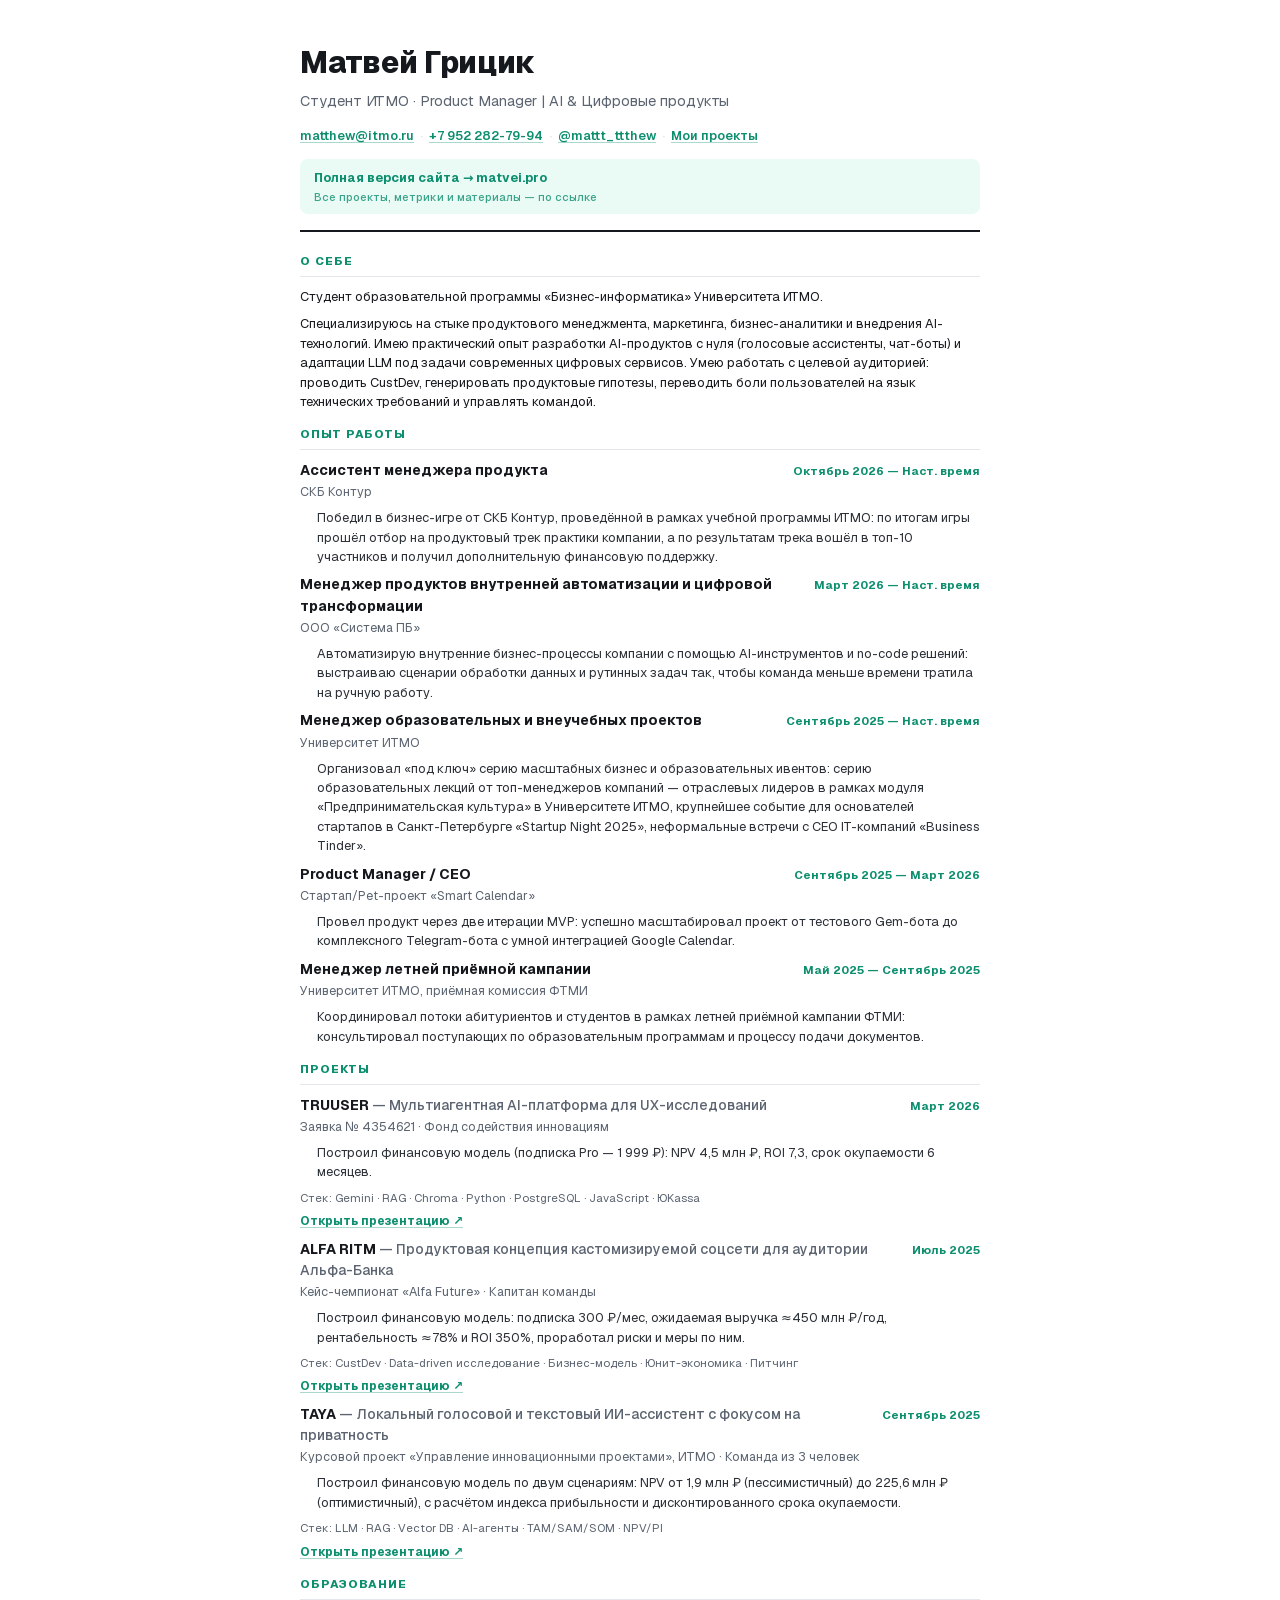
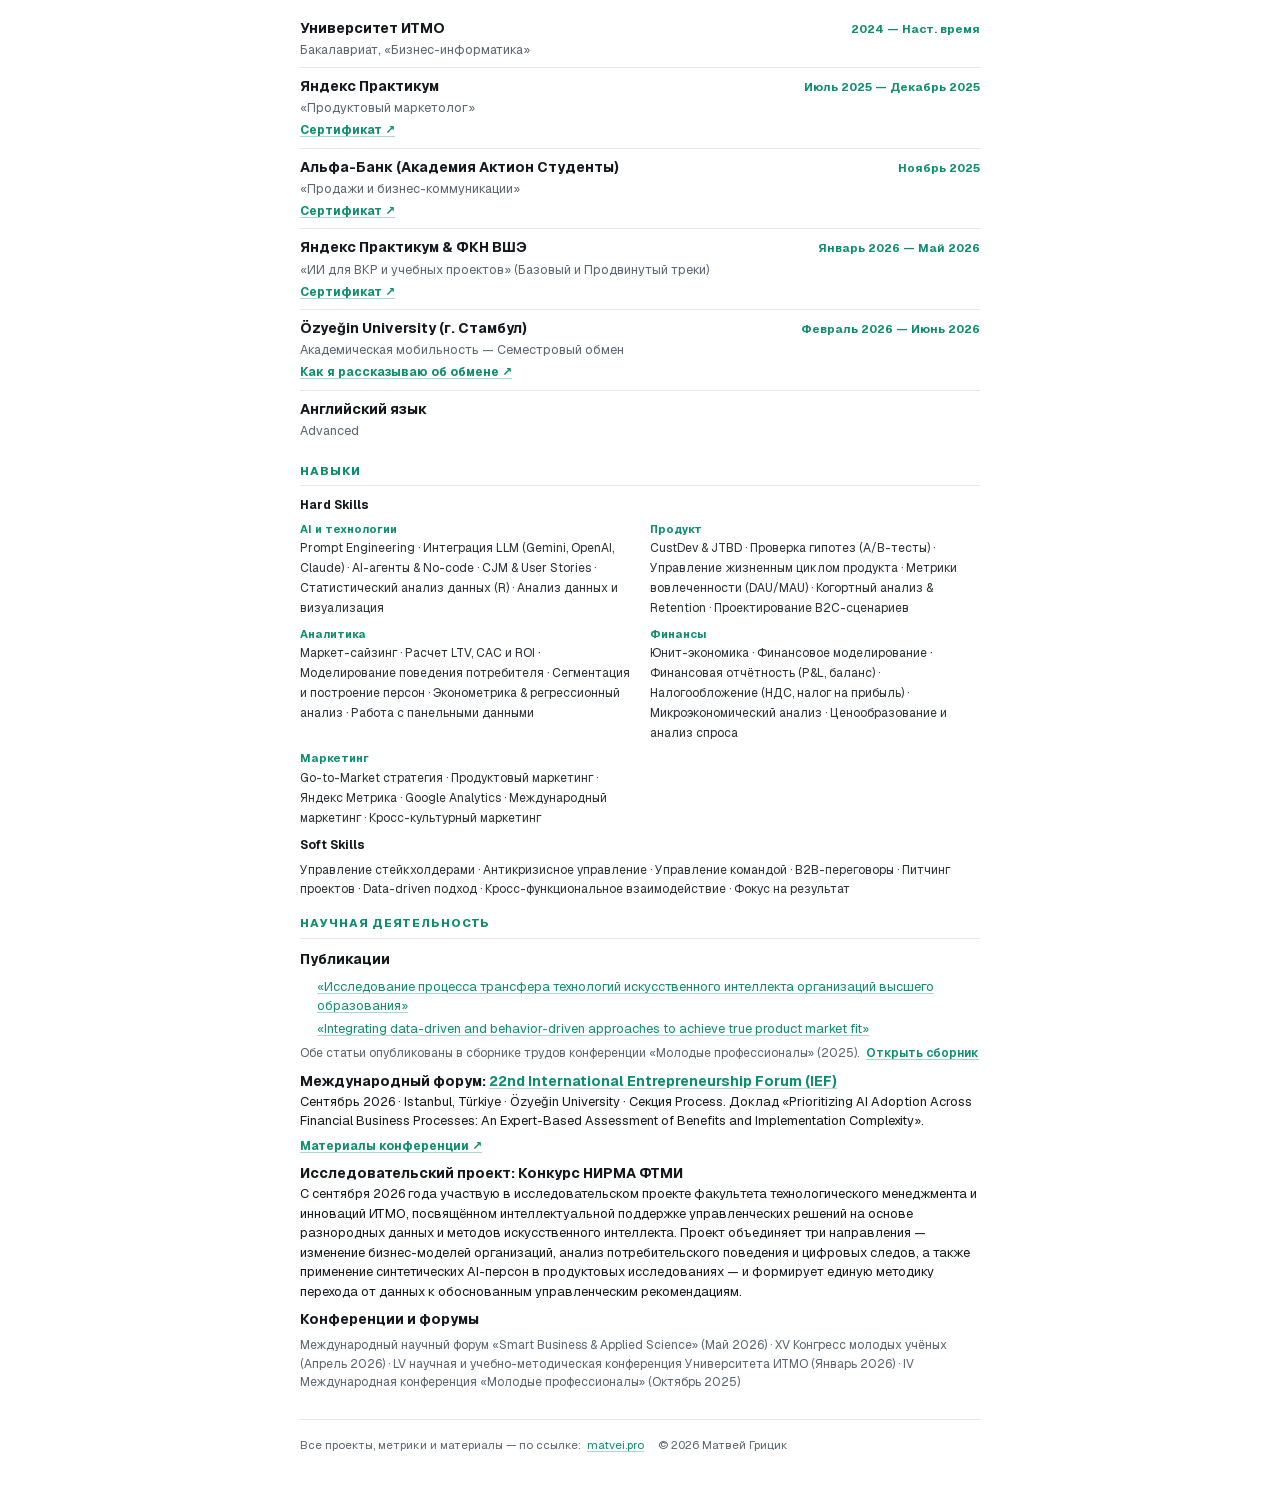
<file: resume/index.html>
<!DOCTYPE html><!--4c4Z6CJESHYbbvu5Nx7A5--><html lang="ru"><head><meta charSet="utf-8"/><meta name="viewport" content="width=device-width, initial-scale=1"/><link rel="preload" href="/_next/static/media/22a5144ee8d83bca-s.p.woff2" as="font" crossorigin="" type="font/woff2"/><link rel="preload" href="/_next/static/media/9766a7e9e2e0ad5a-s.p.woff2" as="font" crossorigin="" type="font/woff2"/><link rel="stylesheet" href="/_next/static/css/c08c81d9608a9a01.css" data-precedence="next"/><link rel="stylesheet" href="/_next/static/css/bc1c6ca1c3bdb8c6.css" data-precedence="next"/><link rel="stylesheet" href="/_next/static/css/87f8d8f08b3b77d7.css" data-precedence="next"/><link rel="preload" as="script" fetchPriority="low" href="/_next/static/chunks/webpack-8704b201b9c32422.js"/><script src="/_next/static/chunks/4bd1b696-c023c6e3521b1417.js" async=""></script><script src="/_next/static/chunks/255-bc8b3b9a93d25a64.js" async=""></script><script src="/_next/static/chunks/main-app-d127693e4bf44364.js" async=""></script><script src="/_next/static/chunks/797-d9571dfdc8930569.js" async=""></script><script src="/_next/static/chunks/app/layout-051557f39c2e58b8.js" async=""></script><meta name="next-size-adjust" content=""/><title>Матвей Грицик — резюме</title><meta name="description" content="Печатная версия резюме Матвея Грицика со ссылкой на полную интерактивную версию сайта."/><link rel="icon" href="/favicon-v2.ico" sizes="16x16 32x32 48x48 64x64"/><link rel="icon" href="/icon-v2.png" type="image/png" sizes="192x192"/><link rel="apple-touch-icon" href="/apple-touch-icon-v2.png" sizes="180x180"/><script src="/_next/static/chunks/polyfills-42372ed130431b0a.js" noModule=""></script></head><body class="__variable_05241f __variable_a06275 __variable_af17cb antialiased"><div hidden=""><!--$--><!--/$--></div><style>body { background: #ffffff; }</style><div class="resume-doc"><header class="r-head"><h1 class="r-name">Матвей<!-- --> <!-- -->Грицик</h1><p class="r-subtitle">Студент ИТМО · Product Manager | AI &amp; Цифровые продукты</p><div class="r-contacts"><a href="mailto:matthew@itmo.ru?subject=Interview%20invitation">matthew@itmo.ru</a><span class="r-dot">·</span><a href="tel:+79522827994">+7 952 282-79-94</a><span class="r-dot">·</span><a href="https://t.me/mattt_ttthew">@mattt_ttthew</a><span class="r-dot">·</span><a href="https://drive.google.com/drive/folders/123Vp0qJpQGq25nCW0eB0uk247tbUiVjf?usp=drive_link">Мои проекты</a></div><a class="r-site-cta" href="https://matvei.pro"><span class="r-site-cta-title">Полная версия сайта<!-- --> → <!-- -->matvei.pro</span><span class="r-site-cta-note">Все проекты, метрики и материалы — по ссылке</span></a></header><section class="r-section"><h2>О себе</h2><p>Студент образовательной программы «Бизнес-информатика» Университета ИТМО.</p><p>Специализируюсь на стыке продуктового менеджмента, маркетинга, бизнес-аналитики и внедрения AI-технологий. Имею практический опыт разработки AI-продуктов с нуля (голосовые ассистенты, чат-боты) и адаптации LLM под задачи современных цифровых сервисов. Умею работать с целевой аудиторией: проводить CustDev, генерировать продуктовые гипотезы, переводить боли пользователей на язык технических требований и управлять командой.</p></section><section class="r-section"><h2>Опыт работы</h2><div class="r-entry"><div class="r-entry-head"><div><div class="r-entry-title">Ассистент менеджера продукта</div><div class="r-entry-sub">СКБ Контур</div></div><div class="r-entry-period">Октябрь 2026 — Наст. время</div></div><ul class="r-bullets"><li>Победил в бизнес-игре от СКБ Контур, проведённой в рамках учебной программы ИТМО: по итогам игры прошёл отбор на продуктовый трек практики компании, а по результатам трека вошёл в топ-10 участников и получил дополнительную финансовую поддержку.</li></ul></div><div class="r-entry"><div class="r-entry-head"><div><div class="r-entry-title">Менеджер продуктов внутренней автоматизации и цифровой трансформации</div><div class="r-entry-sub">ООО «Система ПБ»</div></div><div class="r-entry-period">Март 2026 — Наст. время</div></div><ul class="r-bullets"><li>Автоматизирую внутренние бизнес-процессы компании с помощью AI-инструментов и no-code решений: выстраиваю сценарии обработки данных и рутинных задач так, чтобы команда меньше времени тратила на ручную работу.</li></ul></div><div class="r-entry"><div class="r-entry-head"><div><div class="r-entry-title">Менеджер образовательных и внеучебных проектов</div><div class="r-entry-sub">Университет ИТМО</div></div><div class="r-entry-period">Сентябрь 2025 — Наст. время</div></div><ul class="r-bullets"><li>Организовал «под ключ» серию масштабных бизнес и образовательных ивентов: серию образовательных лекций от топ-менеджеров компаний — отраслевых лидеров в рамках модуля «Предпринимательская культура» в Университете ИТМО, крупнейшее событие для основателей стартапов в Санкт-Петербурге «Startup Night 2025», неформальные встречи с CEO IT-компаний «Business Tinder».</li></ul></div><div class="r-entry"><div class="r-entry-head"><div><div class="r-entry-title">Product Manager / CEO</div><div class="r-entry-sub">Стартап/Pet-проект «Smart Calendar»</div></div><div class="r-entry-period">Сентябрь 2025 — Март 2026</div></div><ul class="r-bullets"><li>Провел продукт через две итерации MVP: успешно масштабировал проект от тестового Gem-бота до комплексного Telegram-бота с умной интеграцией Google Calendar.</li></ul></div><div class="r-entry"><div class="r-entry-head"><div><div class="r-entry-title">Менеджер летней приёмной кампании</div><div class="r-entry-sub">Университет ИТМО, приёмная комиссия ФТМИ</div></div><div class="r-entry-period">Май 2025 — Сентябрь 2025</div></div><ul class="r-bullets"><li>Координировал потоки абитуриентов и студентов в рамках летней приёмной кампании ФТМИ: консультировал поступающих по образовательным программам и процессу подачи документов.</li></ul></div></section><section class="r-section"><h2>Проекты</h2><div class="r-entry"><div class="r-entry-head"><div><div class="r-entry-title">TRUUSER<!-- --> <span class="r-entry-tagline">— <!-- -->Мультиагентная AI-платформа для UX-исследований</span></div><div class="r-entry-sub">Заявка № 4354621 · Фонд содействия инновациям</div></div><div class="r-entry-period">Март 2026</div></div><ul class="r-bullets"><li>Построил финансовую модель (подписка Pro — 1 999 ₽): NPV 4,5 млн ₽, ROI 7,3, срок окупаемости 6 месяцев.</li></ul><div class="r-stack">Стек<!-- -->: <!-- -->Gemini · RAG · Chroma · Python · PostgreSQL · JavaScript · ЮKassa</div><a class="r-link" href="https://drive.google.com/file/d/15DCLMz0rSUHJ94hMtsCaf2wtHRJU_jpP/view?usp=sharing">Открыть презентацию<!-- --> ↗</a></div><div class="r-entry"><div class="r-entry-head"><div><div class="r-entry-title">ALFA RITM<!-- --> <span class="r-entry-tagline">— <!-- -->Продуктовая концепция кастомизируемой соцсети для аудитории Альфа-Банка</span></div><div class="r-entry-sub">Кейс-чемпионат «Alfa Future» · Капитан команды</div></div><div class="r-entry-period">Июль 2025</div></div><ul class="r-bullets"><li>Построил финансовую модель: подписка 300 ₽/мес, ожидаемая выручка ≈450 млн ₽/год, рентабельность ≈78% и ROI 350%, проработал риски и меры по ним.</li></ul><div class="r-stack">Стек<!-- -->: <!-- -->CustDev · Data-driven исследование · Бизнес-модель · Юнит-экономика · Питчинг</div><a class="r-link" href="https://drive.google.com/file/d/1b4KtzFzH9IZuOanSx8NAzriLBly9OrHP/view?usp=sharing">Открыть презентацию<!-- --> ↗</a></div><div class="r-entry"><div class="r-entry-head"><div><div class="r-entry-title">TAYA<!-- --> <span class="r-entry-tagline">— <!-- -->Локальный голосовой и текстовый ИИ-ассистент с фокусом на приватность</span></div><div class="r-entry-sub">Курсовой проект «Управление инновационными проектами», ИТМО · Команда из 3 человек</div></div><div class="r-entry-period">Сентябрь 2025</div></div><ul class="r-bullets"><li>Построил финансовую модель по двум сценариям: NPV от 1,9 млн ₽ (пессимистичный) до 225,6 млн ₽ (оптимистичный), с расчётом индекса прибыльности и дисконтированного срока окупаемости.</li></ul><div class="r-stack">Стек<!-- -->: <!-- -->LLM · RAG · Vector DB · AI-агенты · TAM/SAM/SOM · NPV/PI</div><a class="r-link" href="https://drive.google.com/drive/folders/1hvyb3xCT2kNXhOLq8hsWr1GS-WzAoFst">Открыть презентацию<!-- --> ↗</a></div></section><section class="r-section"><h2>Образование</h2><div class="r-edu-row"><div class="r-edu-row-head"><div><div class="r-entry-title">Университет ИТМО</div><div class="r-entry-sub">Бакалавриат, «Бизнес-информатика»</div></div><div class="r-entry-period">2024 — Наст. время</div></div></div><div class="r-edu-row"><div class="r-edu-row-head"><div><div class="r-entry-title">Яндекс Практикум</div><div class="r-entry-sub">«Продуктовый маркетолог»</div></div><div class="r-entry-period">Июль 2025 — Декабрь 2025</div></div><a class="r-link" href="https://drive.google.com/drive/folders/1UsOENpX6qVK8MPKDNbQsBU-ZZPt2W5IM?usp=drive_link">Сертификат<!-- --> ↗</a></div><div class="r-edu-row"><div class="r-edu-row-head"><div><div class="r-entry-title">Альфа-Банк (Академия Актион Студенты)</div><div class="r-entry-sub">«Продажи и бизнес-коммуникации»</div></div><div class="r-entry-period">Ноябрь 2025</div></div><a class="r-link" href="https://drive.google.com/file/d/15xfqP8Z0MAUeXRjvPiO8LyOw4FSJ0lij/view?usp=drive_link">Сертификат<!-- --> ↗</a></div><div class="r-edu-row"><div class="r-edu-row-head"><div><div class="r-entry-title">Яндекс Практикум &amp; ФКН ВШЭ</div><div class="r-entry-sub">«ИИ для ВКР и учебных проектов» (Базовый и Продвинутый треки)</div></div><div class="r-entry-period">Январь 2026 — Май 2026</div></div><a class="r-link" href="https://drive.google.com/drive/folders/1inLTbwj8zED6V3w7xM5CW0X8RiP_4_Qt?usp=sharing">Сертификат<!-- --> ↗</a></div><div class="r-edu-row"><div class="r-edu-row-head"><div><div class="r-entry-title">Özyeğin University (г. Стамбул)</div><div class="r-entry-sub">Академическая мобильность — Семестровый обмен</div></div><div class="r-entry-period">Февраль 2026 — Июнь 2026</div></div><a class="r-link" href="https://matvei.pro/exchange/">Как я рассказываю об обмене<!-- --> ↗</a></div><div class="r-edu-row"><div class="r-edu-row-head"><div><div class="r-entry-title">Английский язык</div><div class="r-entry-sub">Advanced</div></div></div></div></section><section class="r-section"><h2>Навыки</h2><div class="r-hard-skills"><div class="r-skill-title">Hard Skills</div><div class="r-skill-groups"><div class="r-skill-group"><div class="r-skill-group-title">AI и технологии</div><p class="r-skill-list">Prompt Engineering · Интеграция LLM (Gemini, OpenAI, Claude) · AI-агенты &amp; No-code · CJM &amp; User Stories · Статистический анализ данных (R) · Анализ данных и визуализация</p></div><div class="r-skill-group"><div class="r-skill-group-title">Продукт</div><p class="r-skill-list">CustDev &amp; JTBD · Проверка гипотез (A/B-тесты) · Управление жизненным циклом продукта · Метрики вовлеченности (DAU/MAU) · Когортный анализ &amp; Retention · Проектирование B2C-сценариев</p></div><div class="r-skill-group"><div class="r-skill-group-title">Аналитика</div><p class="r-skill-list">Маркет-сайзинг · Расчет LTV, CAC и ROI · Моделирование поведения потребителя · Сегментация и построение персон · Эконометрика &amp; регрессионный анализ · Работа с панельными данными</p></div><div class="r-skill-group"><div class="r-skill-group-title">Финансы</div><p class="r-skill-list">Юнит-экономика · Финансовое моделирование · Финансовая отчётность (P&amp;L, баланс) · Налогообложение (НДС, налог на прибыль) · Микроэкономический анализ · Ценообразование и анализ спроса</p></div><div class="r-skill-group"><div class="r-skill-group-title">Маркетинг</div><p class="r-skill-list">Go-to-Market стратегия · Продуктовый маркетинг · Яндекс Метрика · Google Analytics · Международный маркетинг · Кросс-культурный маркетинг</p></div></div></div><div class="r-skill-block"><div class="r-skill-title">Soft Skills</div><p class="r-skill-list">Управление стейкхолдерами · Антикризисное управление · Управление командой · B2B-переговоры · Питчинг проектов · Data-driven подход · Кросс-функциональное взаимодействие · Фокус на результат</p></div></section><section class="r-section"><h2>Научная деятельность</h2><div class="r-entry"><div class="r-entry-title">Публикации</div><ul class="r-bullets"><li><a href="https://www.elibrary.ru/item.asp?id=88989231&amp;pff=1">«Исследование процесса трансфера технологий искусственного интеллекта организаций высшего образования»</a></li><li><a href="https://www.elibrary.ru/item.asp?id=88989232">«Integrating data-driven and behavior-driven approaches to achieve true product market fit»</a></li></ul><p class="r-note">Обе статьи опубликованы в сборнике трудов конференции «Молодые профессионалы» (2025).<!-- --> <a href="https://studnauka.itmo.ru/assets/files/sborniki/sbornik_molodie_professionali_2025.pdf" target="_blank" class="link-accent" style="margin-left:0.35em">Открыть сборник</a></p></div><div class="r-entry"><div class="r-entry-title">Международный форум<!-- -->: <a href="https://iefconference.org/">22nd International Entrepreneurship Forum (IEF)</a></div><p>Сентябрь 2026 · Istanbul, Türkiye · Özyeğin University · Секция Process<!-- -->. <!-- -->Доклад «Prioritizing AI Adoption Across Financial Business Processes: An Expert-Based Assessment of Benefits and Implementation Complexity»<!-- -->.</p><a class="r-link" href="https://drive.google.com/drive/folders/1SSi4tzdEHHxVEygVMNOyouectAjrg2iJ?usp=sharing">Материалы конференции<!-- --> ↗</a></div><div class="r-entry"><div class="r-entry-title">Исследовательский проект<!-- -->: <!-- -->Конкурс НИРМА ФТМИ</div><p>С сентября 2026 года участвую в исследовательском проекте факультета технологического менеджмента и инноваций ИТМО, посвящённом интеллектуальной поддержке управленческих решений на основе разнородных данных и методов искусственного интеллекта. Проект объединяет три направления — изменение бизнес-моделей организаций, анализ потребительского поведения и цифровых следов, а также применение синтетических AI-персон в продуктовых исследованиях — и формирует единую методику перехода от данных к обоснованным управленческим рекомендациям.</p></div><div class="r-entry"><div class="r-entry-title">Конференции и форумы</div><p class="r-note">Международный научный форум «Smart Business &amp; Applied Science» (Май 2026) · XV Конгресс молодых учёных (Апрель 2026) · LV научная и учебно-методическая конференция Университета ИТМО (Январь 2026) · IV Международная конференция «Молодые профессионалы» (Октябрь 2025)</p></div></section><footer class="r-footer"><span>Все проекты, метрики и материалы — по ссылке<!-- -->:</span><a href="https://matvei.pro">matvei.pro</a><span class="r-dot">·</span><span>© 2026 Матвей Грицик</span></footer></div><!--$--><!--/$--><script src="/_next/static/chunks/webpack-8704b201b9c32422.js" id="_R_" async=""></script><script>(self.__next_f=self.__next_f||[]).push([0])</script><script>self.__next_f.push([1,"1:\"$Sreact.fragment\"\n2:I[9766,[],\"\"]\n3:I[8924,[],\"\"]\n4:I[1935,[\"797\",\"static/chunks/797-d9571dfdc8930569.js\",\"177\",\"static/chunks/app/layout-051557f39c2e58b8.js\"],\"VisualEditsMessenger\"]\n14:I[7150,[],\"\"]\n:HL[\"/_next/static/media/22a5144ee8d83bca-s.p.woff2\",\"font\",{\"crossOrigin\":\"\",\"type\":\"font/woff2\"}]\n:HL[\"/_next/static/media/9766a7e9e2e0ad5a-s.p.woff2\",\"font\",{\"crossOrigin\":\"\",\"type\":\"font/woff2\"}]\n:HL[\"/_next/static/css/c08c81d9608a9a01.css\",\"style\"]\n:HL[\"/_next/static/css/bc1c6ca1c3bdb8c6.css\",\"style\"]\n:HL[\"/_next/static/css/87f8d8f08b3b77d7.css\",\"style\"]\n"])</script><script>self.__next_f.push([1,"0:{\"P\":null,\"b\":\"4c4Z6CJESHYbbvu5Nx7A5\",\"p\":\"\",\"c\":[\"\",\"resume\",\"\"],\"i\":false,\"f\":[[[\"\",{\"children\":[\"resume\",{\"children\":[\"__PAGE__\",{}]}]},\"$undefined\",\"$undefined\",true],[\"\",[\"$\",\"$1\",\"c\",{\"children\":[[[\"$\",\"link\",\"0\",{\"rel\":\"stylesheet\",\"href\":\"/_next/static/css/c08c81d9608a9a01.css\",\"precedence\":\"next\",\"crossOrigin\":\"$undefined\",\"nonce\":\"$undefined\"}],[\"$\",\"link\",\"1\",{\"rel\":\"stylesheet\",\"href\":\"/_next/static/css/bc1c6ca1c3bdb8c6.css\",\"precedence\":\"next\",\"crossOrigin\":\"$undefined\",\"nonce\":\"$undefined\"}]],[\"$\",\"html\",null,{\"lang\":\"ru\",\"children\":[\"$\",\"body\",null,{\"className\":\"__variable_05241f __variable_a06275 __variable_af17cb antialiased\",\"children\":[[\"$\",\"$L2\",null,{\"parallelRouterKey\":\"children\",\"error\":\"$undefined\",\"errorStyles\":\"$undefined\",\"errorScripts\":\"$undefined\",\"template\":[\"$\",\"$L3\",null,{}],\"templateStyles\":\"$undefined\",\"templateScripts\":\"$undefined\",\"notFound\":[[[\"$\",\"title\",null,{\"children\":\"404: This page could not be found.\"}],[\"$\",\"div\",null,{\"style\":{\"fontFamily\":\"system-ui,\\\"Segoe UI\\\",Roboto,Helvetica,Arial,sans-serif,\\\"Apple Color Emoji\\\",\\\"Segoe UI Emoji\\\"\",\"height\":\"100vh\",\"textAlign\":\"center\",\"display\":\"flex\",\"flexDirection\":\"column\",\"alignItems\":\"center\",\"justifyContent\":\"center\"},\"children\":[\"$\",\"div\",null,{\"children\":[[\"$\",\"style\",null,{\"dangerouslySetInnerHTML\":{\"__html\":\"body{color:#000;background:#fff;margin:0}.next-error-h1{border-right:1px solid rgba(0,0,0,.3)}@media (prefers-color-scheme:dark){body{color:#fff;background:#000}.next-error-h1{border-right:1px solid rgba(255,255,255,.3)}}\"}}],[\"$\",\"h1\",null,{\"className\":\"next-error-h1\",\"style\":{\"display\":\"inline-block\",\"margin\":\"0 20px 0 0\",\"padding\":\"0 23px 0 0\",\"fontSize\":24,\"fontWeight\":500,\"verticalAlign\":\"top\",\"lineHeight\":\"49px\"},\"children\":404}],[\"$\",\"div\",null,{\"style\":{\"display\":\"inline-block\"},\"children\":[\"$\",\"h2\",null,{\"style\":{\"fontSize\":14,\"fontWeight\":400,\"lineHeight\":\"49px\",\"margin\":0},\"children\":\"This page could not be found.\"}]}]]}]}]],[]],\"forbidden\":\"$undefined\",\"unauthorized\":\"$undefined\"}],[\"$\",\"$L4\",null,{}]]}]}]]}],{\"children\":[\"resume\",[\"$\",\"$1\",\"c\",{\"children\":[null,[\"$\",\"$L2\",null,{\"parallelRouterKey\":\"children\",\"error\":\"$undefined\",\"errorStyles\":\"$undefined\",\"errorScripts\":\"$undefined\",\"template\":[\"$\",\"$L3\",null,{}],\"templateStyles\":\"$undefined\",\"templateScripts\":\"$undefined\",\"notFound\":\"$undefined\",\"forbidden\":\"$undefined\",\"unauthorized\":\"$undefined\"}]]}],{\"children\":[\"__PAGE__\",[\"$\",\"$1\",\"c\",{\"children\":[[[\"$\",\"style\",null,{\"children\":\"body { background: #ffffff; }\"}],[\"$\",\"div\",null,{\"className\":\"resume-doc\",\"children\":[[\"$\",\"header\",null,{\"className\":\"r-head\",\"children\":[[\"$\",\"h1\",null,{\"className\":\"r-name\",\"children\":[\"Матвей\",\" \",\"Грицик\"]}],[\"$\",\"p\",null,{\"className\":\"r-subtitle\",\"children\":\"Студент ИТМО · Product Manager | AI \u0026 Цифровые продукты\"}],[\"$\",\"div\",null,{\"className\":\"r-contacts\",\"children\":[[\"$\",\"a\",null,{\"href\":\"mailto:matthew@itmo.ru?subject=Interview%20invitation\",\"children\":\"matthew@itmo.ru\"}],[\"$\",\"span\",null,{\"className\":\"r-dot\",\"children\":\"·\"}],[\"$\",\"a\",null,{\"href\":\"tel:+79522827994\",\"children\":\"+7 952 282-79-94\"}],[\"$\",\"span\",null,{\"className\":\"r-dot\",\"children\":\"·\"}],[\"$\",\"a\",null,{\"href\":\"https://t.me/mattt_ttthew\",\"children\":\"@mattt_ttthew\"}],[\"$\",\"span\",null,{\"className\":\"r-dot\",\"children\":\"·\"}],[\"$\",\"a\",null,{\"href\":\"https://drive.google.com/drive/folders/123Vp0qJpQGq25nCW0eB0uk247tbUiVjf?usp=drive_link\",\"children\":\"Мои проекты\"}]]}],[\"$\",\"a\",null,{\"className\":\"r-site-cta\",\"href\":\"https://matvei.pro\",\"children\":[[\"$\",\"span\",null,{\"className\":\"r-site-cta-title\",\"children\":[\"Полная версия сайта\",\" → \",\"matvei.pro\"]}],[\"$\",\"span\",null,{\"className\":\"r-site-cta-note\",\"children\":\"Все проекты, метрики и материалы — по ссылке\"}]]}]]}],[\"$\",\"section\",null,{\"className\":\"r-section\",\"children\":[[\"$\",\"h2\",null,{\"children\":\"О себе\"}],[\"$\",\"p\",null,{\"children\":\"Студент образовательной программы «Бизнес-информатика» Университета ИТМО.\"}],[\"$\",\"p\",null,{\"children\":\"Специализируюсь на стыке продуктового менеджмента, маркетинга, бизнес-аналитики и внедрения AI-технологий. Имею практический опыт разработки AI-продуктов с нуля (голосовые ассистенты, чат-боты) и адаптации LLM под задачи современных цифровых сервисов. Умею работать с целевой аудиторией: проводить CustDev, генерировать продуктовые гипотезы, переводить боли пользователей на язык технических требований и управлять командой.\"}]]}],[\"$\",\"section\",null,{\"className\":\"r-section\",\"children\":[[\"$\",\"h2\",null,{\"children\":\"Опыт работы\"}],[[\"$\",\"div\",\"0\",{\"className\":\"r-entry\",\"children\":[[\"$\",\"div\",null,{\"className\":\"r-entry-head\",\"children\":[[\"$\",\"div\",null,{\"children\":[[\"$\",\"div\",null,{\"className\":\"r-entry-title\",\"children\":\"Ассистент менеджера продукта\"}],\"$L5\"]}],\"$L6\"]}],\"$L7\"]}],\"$L8\",\"$L9\",\"$La\",\"$Lb\"]]}],\"$Lc\",\"$Ld\",\"$Le\",\"$Lf\",\"$L10\"]}]],[\"$L11\"],\"$L12\"]}],{},null,false]},null,false]},null,false],\"$L13\",false]],\"m\":\"$undefined\",\"G\":[\"$14\",[]],\"s\":false,\"S\":true}\n"])</script><script>self.__next_f.push([1,"15:I[4431,[],\"OutletBoundary\"]\n17:I[5278,[],\"AsyncMetadataOutlet\"]\n19:I[4431,[],\"ViewportBoundary\"]\n1b:I[4431,[],\"MetadataBoundary\"]\n1c:\"$Sreact.suspense\"\n5:[\"$\",\"div\",null,{\"className\":\"r-entry-sub\",\"children\":\"СКБ Контур\"}]\n6:[\"$\",\"div\",null,{\"className\":\"r-entry-period\",\"children\":\"Октябрь 2026 — Наст. время\"}]\n7:[\"$\",\"ul\",null,{\"className\":\"r-bullets\",\"children\":[\"$\",\"li\",null,{\"children\":\"Победил в бизнес-игре от СКБ Контур, проведённой в рамках учебной программы ИТМО: по итогам игры прошёл отбор на продуктовый трек практики компании, а по результатам трека вошёл в топ-10 участников и получил дополнительную финансовую поддержку.\"}]}]\n"])</script><script>self.__next_f.push([1,"8:[\"$\",\"div\",\"1\",{\"className\":\"r-entry\",\"children\":[[\"$\",\"div\",null,{\"className\":\"r-entry-head\",\"children\":[[\"$\",\"div\",null,{\"children\":[[\"$\",\"div\",null,{\"className\":\"r-entry-title\",\"children\":\"Менеджер продуктов внутренней автоматизации и цифровой трансформации\"}],[\"$\",\"div\",null,{\"className\":\"r-entry-sub\",\"children\":\"ООО «Система ПБ»\"}]]}],[\"$\",\"div\",null,{\"className\":\"r-entry-period\",\"children\":\"Март 2026 — Наст. время\"}]]}],[\"$\",\"ul\",null,{\"className\":\"r-bullets\",\"children\":[\"$\",\"li\",null,{\"children\":\"Автоматизирую внутренние бизнес-процессы компании с помощью AI-инструментов и no-code решений: выстраиваю сценарии обработки данных и рутинных задач так, чтобы команда меньше времени тратила на ручную работу.\"}]}]]}]\n"])</script><script>self.__next_f.push([1,"9:[\"$\",\"div\",\"2\",{\"className\":\"r-entry\",\"children\":[[\"$\",\"div\",null,{\"className\":\"r-entry-head\",\"children\":[[\"$\",\"div\",null,{\"children\":[[\"$\",\"div\",null,{\"className\":\"r-entry-title\",\"children\":\"Менеджер образовательных и внеучебных проектов\"}],[\"$\",\"div\",null,{\"className\":\"r-entry-sub\",\"children\":\"Университет ИТМО\"}]]}],[\"$\",\"div\",null,{\"className\":\"r-entry-period\",\"children\":\"Сентябрь 2025 — Наст. время\"}]]}],[\"$\",\"ul\",null,{\"className\":\"r-bullets\",\"children\":[\"$\",\"li\",null,{\"children\":\"Организовал «под ключ» серию масштабных бизнес и образовательных ивентов: серию образовательных лекций от топ-менеджеров компаний — отраслевых лидеров в рамках модуля «Предпринимательская культура» в Университете ИТМО, крупнейшее событие для основателей стартапов в Санкт-Петербурге «Startup Night 2025», неформальные встречи с CEO IT-компаний «Business Tinder».\"}]}]]}]\n"])</script><script>self.__next_f.push([1,"a:[\"$\",\"div\",\"3\",{\"className\":\"r-entry\",\"children\":[[\"$\",\"div\",null,{\"className\":\"r-entry-head\",\"children\":[[\"$\",\"div\",null,{\"children\":[[\"$\",\"div\",null,{\"className\":\"r-entry-title\",\"children\":\"Product Manager / CEO\"}],[\"$\",\"div\",null,{\"className\":\"r-entry-sub\",\"children\":\"Стартап/Pet-проект «Smart Calendar»\"}]]}],[\"$\",\"div\",null,{\"className\":\"r-entry-period\",\"children\":\"Сентябрь 2025 — Март 2026\"}]]}],[\"$\",\"ul\",null,{\"className\":\"r-bullets\",\"children\":[\"$\",\"li\",null,{\"children\":\"Провел продукт через две итерации MVP: успешно масштабировал проект от тестового Gem-бота до комплексного Telegram-бота с умной интеграцией Google Calendar.\"}]}]]}]\nb:[\"$\",\"div\",\"4\",{\"className\":\"r-entry\",\"children\":[[\"$\",\"div\",null,{\"className\":\"r-entry-head\",\"children\":[[\"$\",\"div\",null,{\"children\":[[\"$\",\"div\",null,{\"className\":\"r-entry-title\",\"children\":\"Менеджер летней приёмной кампании\"}],[\"$\",\"div\",null,{\"className\":\"r-entry-sub\",\"children\":\"Университет ИТМО, приёмная комиссия ФТМИ\"}]]}],[\"$\",\"div\",null,{\"className\":\"r-entry-period\",\"children\":\"Май 2025 — Сентябрь 2025\"}]]}],[\"$\",\"ul\",null,{\"className\":\"r-bullets\",\"children\":[\"$\",\"li\",null,{\"children\":\"Координировал потоки абитуриентов и студентов в рамках летней приёмной кампании ФТМИ: консультировал поступающих по образовательным программам и процессу подачи документов.\"}]}]]}]\n"])</script><script>self.__next_f.push([1,"c:[\"$\",\"section\",null,{\"className\":\"r-section\",\"children\":[[\"$\",\"h2\",null,{\"children\":\"Проекты\"}],[[\"$\",\"div\",\"0\",{\"className\":\"r-entry\",\"children\":[[\"$\",\"div\",null,{\"className\":\"r-entry-head\",\"children\":[[\"$\",\"div\",null,{\"children\":[[\"$\",\"div\",null,{\"className\":\"r-entry-title\",\"children\":[\"TRUUSER\",\" \",[\"$\",\"span\",null,{\"className\":\"r-entry-tagline\",\"children\":[\"— \",\"Мультиагентная AI-платформа для UX-исследований\"]}]]}],[\"$\",\"div\",null,{\"className\":\"r-entry-sub\",\"children\":\"Заявка № 4354621 · Фонд содействия инновациям\"}]]}],[\"$\",\"div\",null,{\"className\":\"r-entry-period\",\"children\":\"Март 2026\"}]]}],[\"$\",\"ul\",null,{\"className\":\"r-bullets\",\"children\":[\"$\",\"li\",null,{\"children\":\"Построил финансовую модель (подписка Pro — 1 999 ₽): NPV 4,5 млн ₽, ROI 7,3, срок окупаемости 6 месяцев.\"}]}],[\"$\",\"div\",null,{\"className\":\"r-stack\",\"children\":[\"Стек\",\": \",\"Gemini · RAG · Chroma · Python · PostgreSQL · JavaScript · ЮKassa\"]}],[\"$\",\"a\",null,{\"className\":\"r-link\",\"href\":\"https://drive.google.com/file/d/15DCLMz0rSUHJ94hMtsCaf2wtHRJU_jpP/view?usp=sharing\",\"children\":[\"Открыть презентацию\",\" ↗\"]}]]}],[\"$\",\"div\",\"1\",{\"className\":\"r-entry\",\"children\":[[\"$\",\"div\",null,{\"className\":\"r-entry-head\",\"children\":[[\"$\",\"div\",null,{\"children\":[[\"$\",\"div\",null,{\"className\":\"r-entry-title\",\"children\":[\"ALFA RITM\",\" \",[\"$\",\"span\",null,{\"className\":\"r-entry-tagline\",\"children\":[\"— \",\"Продуктовая концепция кастомизируемой соцсети для аудитории Альфа-Банка\"]}]]}],[\"$\",\"div\",null,{\"className\":\"r-entry-sub\",\"children\":\"Кейс-чемпионат «Alfa Future» · Капитан команды\"}]]}],[\"$\",\"div\",null,{\"className\":\"r-entry-period\",\"children\":\"Июль 2025\"}]]}],[\"$\",\"ul\",null,{\"className\":\"r-bullets\",\"children\":[\"$\",\"li\",null,{\"children\":\"Построил финансовую модель: подписка 300 ₽/мес, ожидаемая выручка ≈450 млн ₽/год, рентабельность ≈78% и ROI 350%, проработал риски и меры по ним.\"}]}],[\"$\",\"div\",null,{\"className\":\"r-stack\",\"children\":[\"Стек\",\": \",\"CustDev · Data-driven исследование · Бизнес-модель · Юнит-экономика · Питчинг\"]}],[\"$\",\"a\",null,{\"className\":\"r-link\",\"href\":\"https://drive.google.com/file/d/1b4KtzFzH9IZuOanSx8NAzriLBly9OrHP/view?usp=sharing\",\"children\":[\"Открыть презентацию\",\" ↗\"]}]]}],[\"$\",\"div\",\"2\",{\"className\":\"r-entry\",\"children\":[[\"$\",\"div\",null,{\"className\":\"r-entry-head\",\"children\":[[\"$\",\"div\",null,{\"children\":[[\"$\",\"div\",null,{\"className\":\"r-entry-title\",\"children\":[\"TAYA\",\" \",[\"$\",\"span\",null,{\"className\":\"r-entry-tagline\",\"children\":[\"— \",\"Локальный голосовой и текстовый ИИ-ассистент с фокусом на приватность\"]}]]}],[\"$\",\"div\",null,{\"className\":\"r-entry-sub\",\"children\":\"Курсовой проект «Управление инновационными проектами», ИТМО · Команда из 3 человек\"}]]}],[\"$\",\"div\",null,{\"className\":\"r-entry-period\",\"children\":\"Сентябрь 2025\"}]]}],[\"$\",\"ul\",null,{\"className\":\"r-bullets\",\"children\":[\"$\",\"li\",null,{\"children\":\"Построил финансовую модель по двум сценариям: NPV от 1,9 млн ₽ (пессимистичный) до 225,6 млн ₽ (оптимистичный), с расчётом индекса прибыльности и дисконтированного срока окупаемости.\"}]}],[\"$\",\"div\",null,{\"className\":\"r-stack\",\"children\":[\"Стек\",\": \",\"LLM · RAG · Vector DB · AI-агенты · TAM/SAM/SOM · NPV/PI\"]}],[\"$\",\"a\",null,{\"className\":\"r-link\",\"href\":\"https://drive.google.com/drive/folders/1hvyb3xCT2kNXhOLq8hsWr1GS-WzAoFst\",\"children\":[\"Открыть презентацию\",\" ↗\"]}]]}]]]}]\n"])</script><script>self.__next_f.push([1,"d:[\"$\",\"section\",null,{\"className\":\"r-section\",\"children\":[[\"$\",\"h2\",null,{\"children\":\"Образование\"}],[[\"$\",\"div\",\"0\",{\"className\":\"r-edu-row\",\"children\":[[\"$\",\"div\",null,{\"className\":\"r-edu-row-head\",\"children\":[[\"$\",\"div\",null,{\"children\":[[\"$\",\"div\",null,{\"className\":\"r-entry-title\",\"children\":\"Университет ИТМО\"}],[\"$\",\"div\",null,{\"className\":\"r-entry-sub\",\"children\":\"Бакалавриат, «Бизнес-информатика»\"}]]}],[\"$\",\"div\",null,{\"className\":\"r-entry-period\",\"children\":\"2024 — Наст. время\"}]]}],\"$undefined\"]}],[\"$\",\"div\",\"1\",{\"className\":\"r-edu-row\",\"children\":[[\"$\",\"div\",null,{\"className\":\"r-edu-row-head\",\"children\":[[\"$\",\"div\",null,{\"children\":[[\"$\",\"div\",null,{\"className\":\"r-entry-title\",\"children\":\"Яндекс Практикум\"}],[\"$\",\"div\",null,{\"className\":\"r-entry-sub\",\"children\":\"«Продуктовый маркетолог»\"}]]}],[\"$\",\"div\",null,{\"className\":\"r-entry-period\",\"children\":\"Июль 2025 — Декабрь 2025\"}]]}],[\"$\",\"a\",null,{\"className\":\"r-link\",\"href\":\"https://drive.google.com/drive/folders/1UsOENpX6qVK8MPKDNbQsBU-ZZPt2W5IM?usp=drive_link\",\"children\":[\"Сертификат\",\" ↗\"]}]]}],[\"$\",\"div\",\"2\",{\"className\":\"r-edu-row\",\"children\":[[\"$\",\"div\",null,{\"className\":\"r-edu-row-head\",\"children\":[[\"$\",\"div\",null,{\"children\":[[\"$\",\"div\",null,{\"className\":\"r-entry-title\",\"children\":\"Альфа-Банк (Академия Актион Студенты)\"}],[\"$\",\"div\",null,{\"className\":\"r-entry-sub\",\"children\":\"«Продажи и бизнес-коммуникации»\"}]]}],[\"$\",\"div\",null,{\"className\":\"r-entry-period\",\"children\":\"Ноябрь 2025\"}]]}],[\"$\",\"a\",null,{\"className\":\"r-link\",\"href\":\"https://drive.google.com/file/d/15xfqP8Z0MAUeXRjvPiO8LyOw4FSJ0lij/view?usp=drive_link\",\"children\":[\"Сертификат\",\" ↗\"]}]]}],[\"$\",\"div\",\"3\",{\"className\":\"r-edu-row\",\"children\":[[\"$\",\"div\",null,{\"className\":\"r-edu-row-head\",\"children\":[[\"$\",\"div\",null,{\"children\":[[\"$\",\"div\",null,{\"className\":\"r-entry-title\",\"children\":\"Яндекс Практикум \u0026 ФКН ВШЭ\"}],[\"$\",\"div\",null,{\"className\":\"r-entry-sub\",\"children\":\"«ИИ для ВКР и учебных проектов» (Базовый и Продвинутый треки)\"}]]}],[\"$\",\"div\",null,{\"className\":\"r-entry-period\",\"children\":\"Январь 2026 — Май 2026\"}]]}],[\"$\",\"a\",null,{\"className\":\"r-link\",\"href\":\"https://drive.google.com/drive/folders/1inLTbwj8zED6V3w7xM5CW0X8RiP_4_Qt?usp=sharing\",\"children\":[\"Сертификат\",\" ↗\"]}]]}],[\"$\",\"div\",\"4\",{\"className\":\"r-edu-row\",\"children\":[[\"$\",\"div\",null,{\"className\":\"r-edu-row-head\",\"children\":[[\"$\",\"div\",null,{\"children\":[[\"$\",\"div\",null,{\"className\":\"r-entry-title\",\"children\":\"Özyeğin University (г. Стамбул)\"}],[\"$\",\"div\",null,{\"className\":\"r-entry-sub\",\"children\":\"Академическая мобильность — Семестровый обмен\"}]]}],[\"$\",\"div\",null,{\"className\":\"r-entry-period\",\"children\":\"Февраль 2026 — Июнь 2026\"}]]}],[\"$\",\"a\",null,{\"className\":\"r-link\",\"href\":\"https://matvei.pro/exchange/\",\"children\":[\"Как я рассказываю об обмене\",\" ↗\"]}]]}]],[\"$\",\"div\",null,{\"className\":\"r-edu-row\",\"children\":[\"$\",\"div\",null,{\"className\":\"r-edu-row-head\",\"children\":[\"$\",\"div\",null,{\"children\":[[\"$\",\"div\",null,{\"className\":\"r-entry-title\",\"children\":\"Английский язык\"}],[\"$\",\"div\",null,{\"className\":\"r-entry-sub\",\"children\":\"Advanced\"}]]}]}]}]]}]\n"])</script><script>self.__next_f.push([1,"e:[\"$\",\"section\",null,{\"className\":\"r-section\",\"children\":[[\"$\",\"h2\",null,{\"children\":\"Навыки\"}],[\"$\",\"div\",null,{\"className\":\"r-hard-skills\",\"children\":[[\"$\",\"div\",null,{\"className\":\"r-skill-title\",\"children\":\"Hard Skills\"}],[\"$\",\"div\",null,{\"className\":\"r-skill-groups\",\"children\":[[\"$\",\"div\",\"0\",{\"className\":\"r-skill-group\",\"children\":[[\"$\",\"div\",null,{\"className\":\"r-skill-group-title\",\"children\":\"AI и технологии\"}],[\"$\",\"p\",null,{\"className\":\"r-skill-list\",\"children\":\"Prompt Engineering · Интеграция LLM (Gemini, OpenAI, Claude) · AI-агенты \u0026 No-code · CJM \u0026 User Stories · Статистический анализ данных (R) · Анализ данных и визуализация\"}]]}],[\"$\",\"div\",\"1\",{\"className\":\"r-skill-group\",\"children\":[[\"$\",\"div\",null,{\"className\":\"r-skill-group-title\",\"children\":\"Продукт\"}],[\"$\",\"p\",null,{\"className\":\"r-skill-list\",\"children\":\"CustDev \u0026 JTBD · Проверка гипотез (A/B-тесты) · Управление жизненным циклом продукта · Метрики вовлеченности (DAU/MAU) · Когортный анализ \u0026 Retention · Проектирование B2C-сценариев\"}]]}],[\"$\",\"div\",\"2\",{\"className\":\"r-skill-group\",\"children\":[[\"$\",\"div\",null,{\"className\":\"r-skill-group-title\",\"children\":\"Аналитика\"}],[\"$\",\"p\",null,{\"className\":\"r-skill-list\",\"children\":\"Маркет-сайзинг · Расчет LTV, CAC и ROI · Моделирование поведения потребителя · Сегментация и построение персон · Эконометрика \u0026 регрессионный анализ · Работа с панельными данными\"}]]}],[\"$\",\"div\",\"3\",{\"className\":\"r-skill-group\",\"children\":[[\"$\",\"div\",null,{\"className\":\"r-skill-group-title\",\"children\":\"Финансы\"}],[\"$\",\"p\",null,{\"className\":\"r-skill-list\",\"children\":\"Юнит-экономика · Финансовое моделирование · Финансовая отчётность (P\u0026L, баланс) · Налогообложение (НДС, налог на прибыль) · Микроэкономический анализ · Ценообразование и анализ спроса\"}]]}],[\"$\",\"div\",\"4\",{\"className\":\"r-skill-group\",\"children\":[[\"$\",\"div\",null,{\"className\":\"r-skill-group-title\",\"children\":\"Маркетинг\"}],[\"$\",\"p\",null,{\"className\":\"r-skill-list\",\"children\":\"Go-to-Market стратегия · Продуктовый маркетинг · Яндекс Метрика · Google Analytics · Международный маркетинг · Кросс-культурный маркетинг\"}]]}]]}]]}],[\"$\",\"div\",null,{\"className\":\"r-skill-block\",\"children\":[[\"$\",\"div\",null,{\"className\":\"r-skill-title\",\"children\":\"Soft Skills\"}],[\"$\",\"p\",null,{\"className\":\"r-skill-list\",\"children\":\"Управление стейкхолдерами · Антикризисное управление · Управление командой · B2B-переговоры · Питчинг проектов · Data-driven подход · Кросс-функциональное взаимодействие · Фокус на результат\"}]]}]]}]\n"])</script><script>self.__next_f.push([1,"f:[\"$\",\"section\",null,{\"className\":\"r-section\",\"children\":[[\"$\",\"h2\",null,{\"children\":\"Научная деятельность\"}],[\"$\",\"div\",null,{\"className\":\"r-entry\",\"children\":[[\"$\",\"div\",null,{\"className\":\"r-entry-title\",\"children\":\"Публикации\"}],[\"$\",\"ul\",null,{\"className\":\"r-bullets\",\"children\":[[\"$\",\"li\",\"0\",{\"children\":[\"$\",\"a\",null,{\"href\":\"https://www.elibrary.ru/item.asp?id=88989231\u0026pff=1\",\"children\":\"«Исследование процесса трансфера технологий искусственного интеллекта организаций высшего образования»\"}]}],[\"$\",\"li\",\"1\",{\"children\":[\"$\",\"a\",null,{\"href\":\"https://www.elibrary.ru/item.asp?id=88989232\",\"children\":\"«Integrating data-driven and behavior-driven approaches to achieve true product market fit»\"}]}]]}],[\"$\",\"p\",null,{\"className\":\"r-note\",\"children\":[\"Обе статьи опубликованы в сборнике трудов конференции «Молодые профессионалы» (2025).\",\" \",[\"$\",\"a\",null,{\"href\":\"https://studnauka.itmo.ru/assets/files/sborniki/sbornik_molodie_professionali_2025.pdf\",\"target\":\"_blank\",\"className\":\"link-accent\",\"style\":{\"marginLeft\":\"0.35em\"},\"children\":\"Открыть сборник\"}]]}]]}],[\"$\",\"div\",null,{\"className\":\"r-entry\",\"children\":[[\"$\",\"div\",null,{\"className\":\"r-entry-title\",\"children\":[\"Международный форум\",\": \",[\"$\",\"a\",null,{\"href\":\"https://iefconference.org/\",\"children\":\"22nd International Entrepreneurship Forum (IEF)\"}]]}],[\"$\",\"p\",null,{\"children\":[\"Сентябрь 2026 · Istanbul, Türkiye · Özyeğin University · Секция Process\",\". \",\"Доклад «Prioritizing AI Adoption Across Financial Business Processes: An Expert-Based Assessment of Benefits and Implementation Complexity»\",\".\"]}],[\"$\",\"a\",null,{\"className\":\"r-link\",\"href\":\"https://drive.google.com/drive/folders/1SSi4tzdEHHxVEygVMNOyouectAjrg2iJ?usp=sharing\",\"children\":[\"Материалы конференции\",\" ↗\"]}]]}],[\"$\",\"div\",null,{\"className\":\"r-entry\",\"children\":[[\"$\",\"div\",null,{\"className\":\"r-entry-title\",\"children\":[\"Исследовательский проект\",\": \",\"Конкурс НИРМА ФТМИ\"]}],[\"$\",\"p\",null,{\"children\":\"С сентября 2026 года участвую в исследовательском проекте факультета технологического менеджмента и инноваций ИТМО, посвящённом интеллектуальной поддержке управленческих решений на основе разнородных данных и методов искусственного интеллекта. Проект объединяет три направления — изменение бизнес-моделей организаций, анализ потребительского поведения и цифровых следов, а также применение синтетических AI-персон в продуктовых исследованиях — и формирует единую методику перехода от данных к обоснованным управленческим рекомендациям.\"}]]}],[\"$\",\"div\",null,{\"className\":\"r-entry\",\"children\":[[\"$\",\"div\",null,{\"className\":\"r-entry-title\",\"children\":\"Конференции и форумы\"}],[\"$\",\"p\",null,{\"className\":\"r-note\",\"children\":\"Международный научный форум «Smart Business \u0026 Applied Science» (Май 2026) · XV Конгресс молодых учёных (Апрель 2026) · LV научная и учебно-методическая конференция Университета ИТМО (Январь 2026) · IV Международная конференция «Молодые профессионалы» (Октябрь 2025)\"}]]}]]}]\n"])</script><script>self.__next_f.push([1,"10:[\"$\",\"footer\",null,{\"className\":\"r-footer\",\"children\":[[\"$\",\"span\",null,{\"children\":[\"Все проекты, метрики и материалы — по ссылке\",\":\"]}],[\"$\",\"a\",null,{\"href\":\"https://matvei.pro\",\"children\":\"matvei.pro\"}],[\"$\",\"span\",null,{\"className\":\"r-dot\",\"children\":\"·\"}],[\"$\",\"span\",null,{\"children\":\"© 2026 Матвей Грицик\"}]]}]\n11:[\"$\",\"link\",\"0\",{\"rel\":\"stylesheet\",\"href\":\"/_next/static/css/87f8d8f08b3b77d7.css\",\"precedence\":\"next\",\"crossOrigin\":\"$undefined\",\"nonce\":\"$undefined\"}]\n12:[\"$\",\"$L15\",null,{\"children\":[\"$L16\",[\"$\",\"$L17\",null,{\"promise\":\"$@18\"}]]}]\n13:[\"$\",\"$1\",\"h\",{\"children\":[null,[[\"$\",\"$L19\",null,{\"children\":\"$L1a\"}],[\"$\",\"meta\",null,{\"name\":\"next-size-adjust\",\"content\":\"\"}]],[\"$\",\"$L1b\",null,{\"children\":[\"$\",\"div\",null,{\"hidden\":true,\"children\":[\"$\",\"$1c\",null,{\"fallback\":null,\"children\":\"$L1d\"}]}]}]]}]\n"])</script><script>self.__next_f.push([1,"1a:[[\"$\",\"meta\",\"0\",{\"charSet\":\"utf-8\"}],[\"$\",\"meta\",\"1\",{\"name\":\"viewport\",\"content\":\"width=device-width, initial-scale=1\"}]]\n16:null\n"])</script><script>self.__next_f.push([1,"1e:I[622,[],\"IconMark\"]\n18:{\"metadata\":[[\"$\",\"title\",\"0\",{\"children\":\"Матвей Грицик — резюме\"}],[\"$\",\"meta\",\"1\",{\"name\":\"description\",\"content\":\"Печатная версия резюме Матвея Грицика со ссылкой на полную интерактивную версию сайта.\"}],[\"$\",\"link\",\"2\",{\"rel\":\"icon\",\"href\":\"/favicon-v2.ico\",\"sizes\":\"16x16 32x32 48x48 64x64\"}],[\"$\",\"link\",\"3\",{\"rel\":\"icon\",\"href\":\"/icon-v2.png\",\"type\":\"image/png\",\"sizes\":\"192x192\"}],[\"$\",\"link\",\"4\",{\"rel\":\"apple-touch-icon\",\"href\":\"/apple-touch-icon-v2.png\",\"sizes\":\"180x180\"}],[\"$\",\"$L1e\",\"5\",{}]],\"error\":null,\"digest\":\"$undefined\"}\n"])</script><script>self.__next_f.push([1,"1d:\"$18:metadata\"\n"])</script></body></html>
</file>
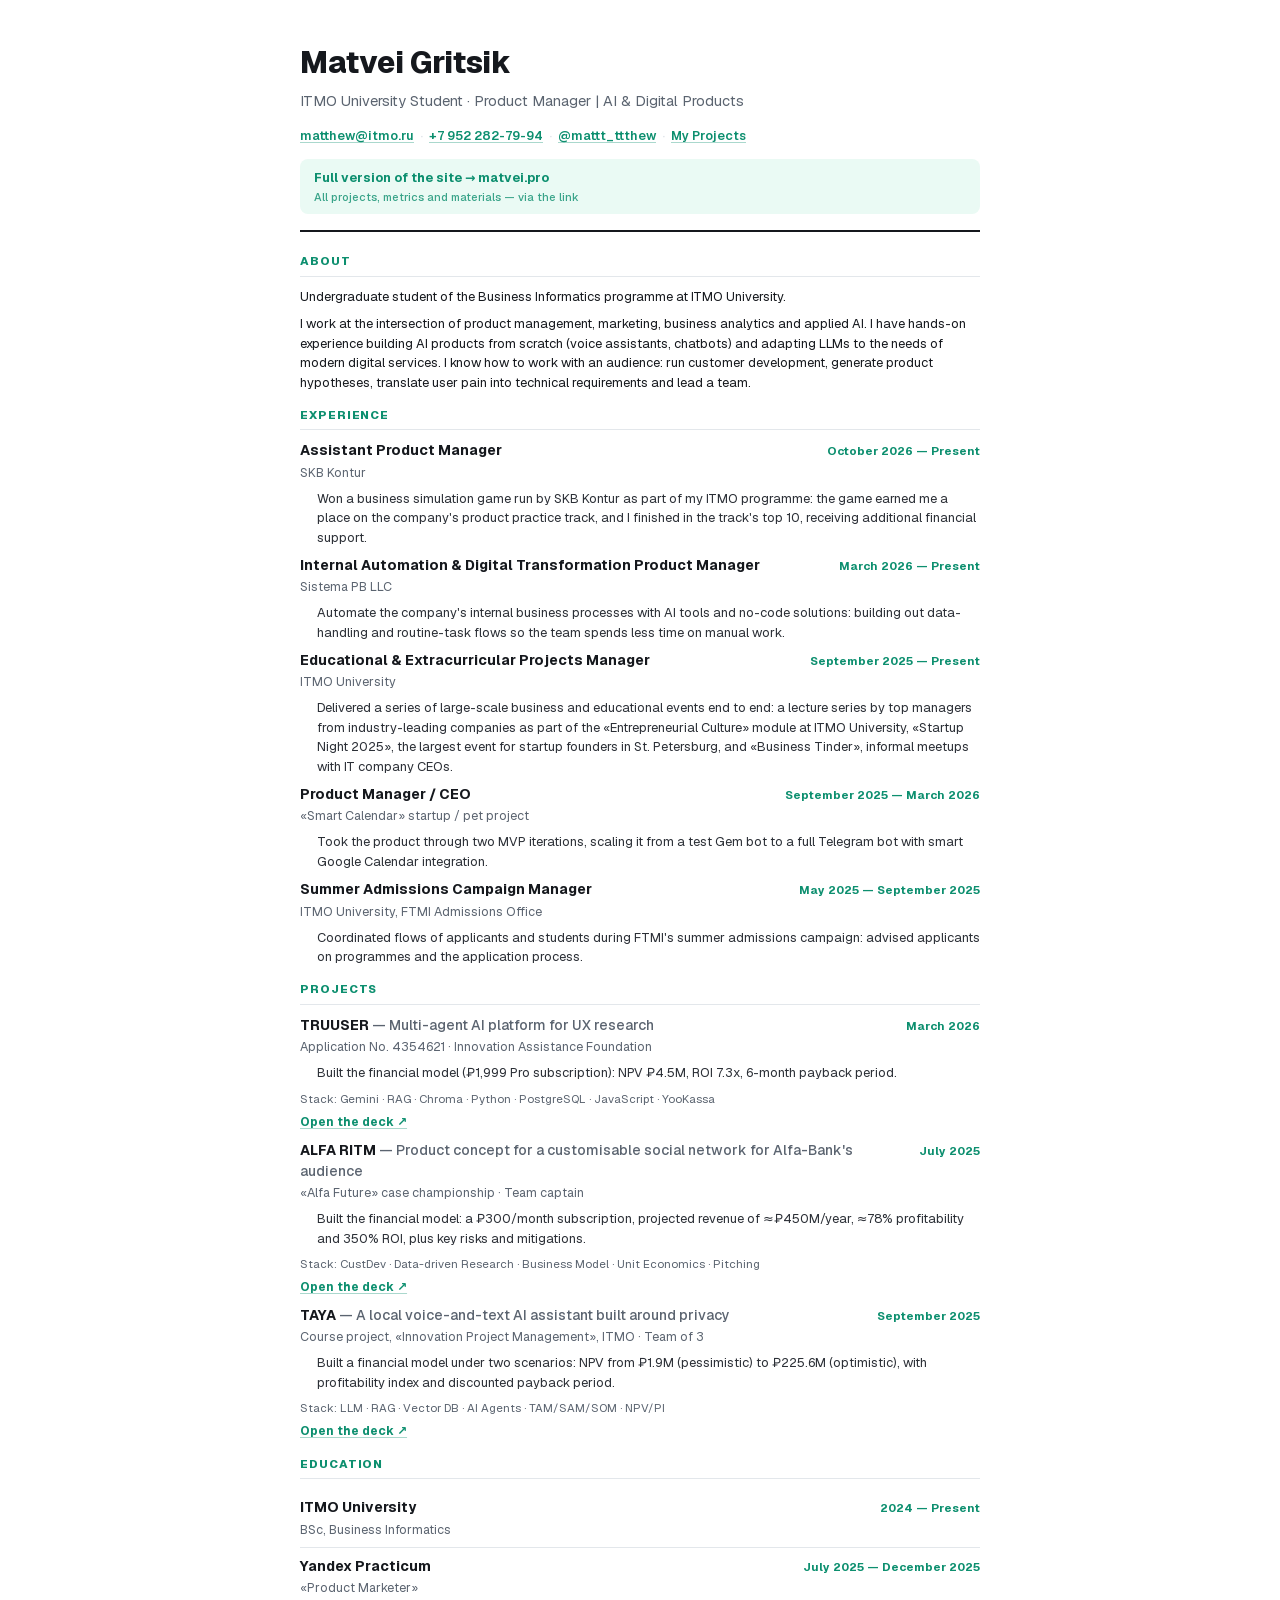
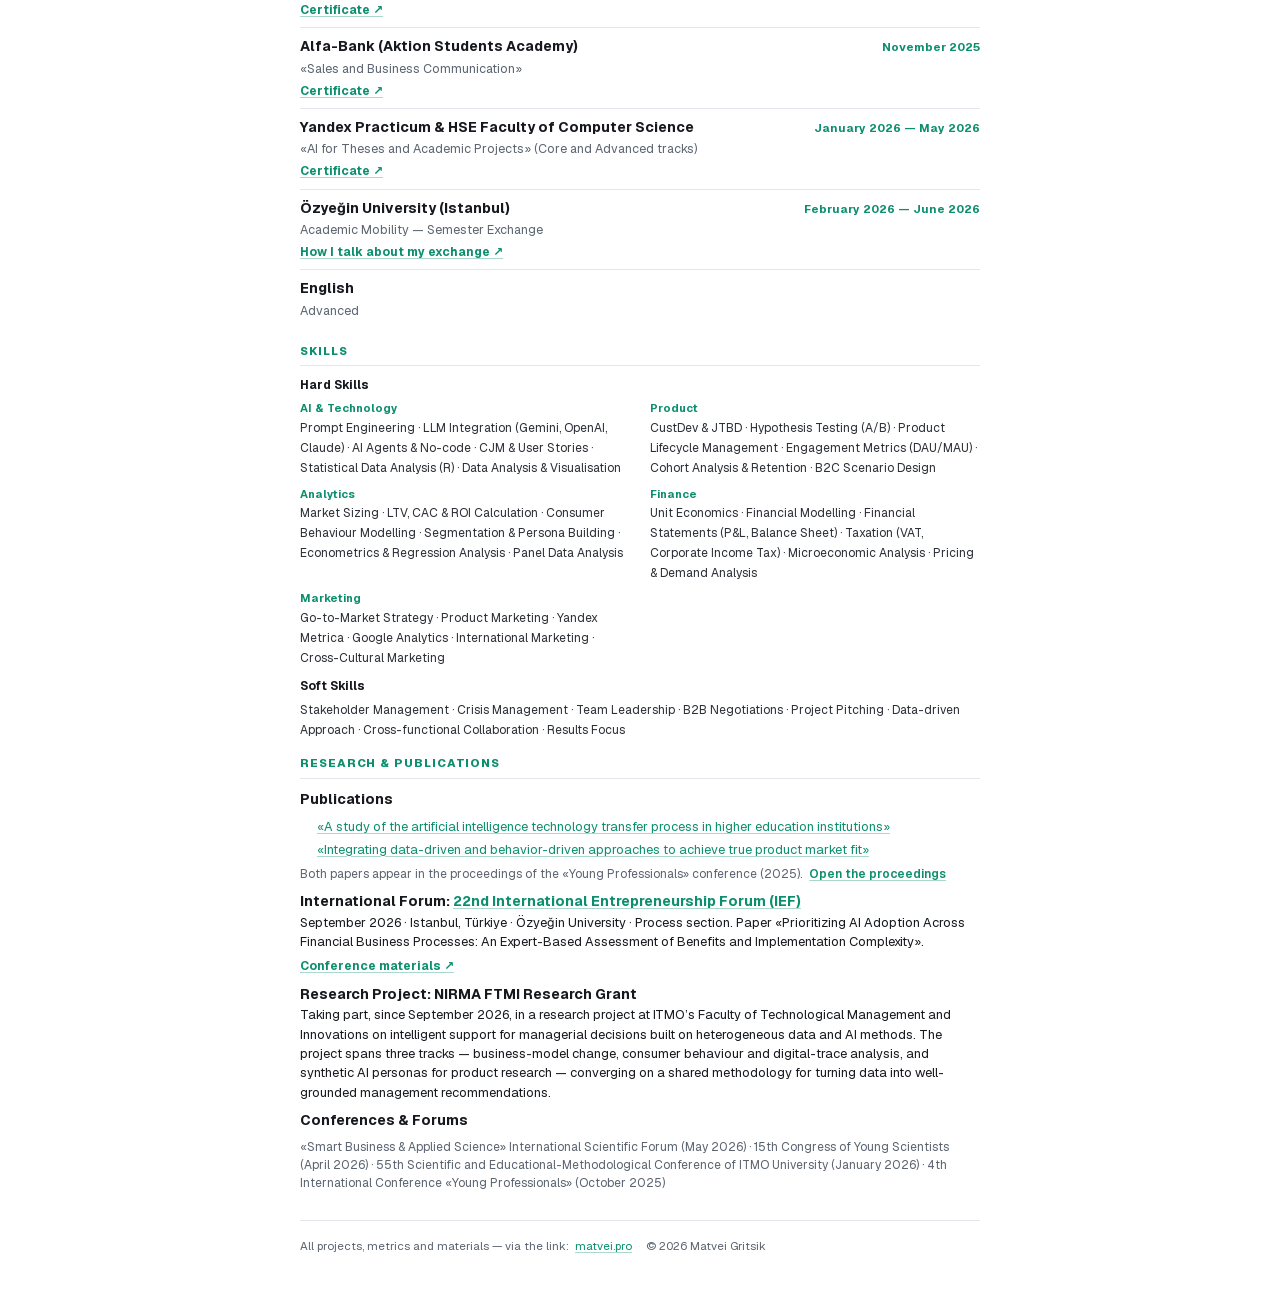
<file: resume/en/index.html>
<!DOCTYPE html><!--4c4Z6CJESHYbbvu5Nx7A5--><html lang="ru"><head><meta charSet="utf-8"/><meta name="viewport" content="width=device-width, initial-scale=1"/><link rel="preload" href="/_next/static/media/22a5144ee8d83bca-s.p.woff2" as="font" crossorigin="" type="font/woff2"/><link rel="preload" href="/_next/static/media/9766a7e9e2e0ad5a-s.p.woff2" as="font" crossorigin="" type="font/woff2"/><link rel="stylesheet" href="/_next/static/css/c08c81d9608a9a01.css" data-precedence="next"/><link rel="stylesheet" href="/_next/static/css/bc1c6ca1c3bdb8c6.css" data-precedence="next"/><link rel="stylesheet" href="/_next/static/css/87f8d8f08b3b77d7.css" data-precedence="next"/><link rel="preload" as="script" fetchPriority="low" href="/_next/static/chunks/webpack-8704b201b9c32422.js"/><script src="/_next/static/chunks/4bd1b696-c023c6e3521b1417.js" async=""></script><script src="/_next/static/chunks/255-bc8b3b9a93d25a64.js" async=""></script><script src="/_next/static/chunks/main-app-d127693e4bf44364.js" async=""></script><script src="/_next/static/chunks/797-d9571dfdc8930569.js" async=""></script><script src="/_next/static/chunks/app/layout-051557f39c2e58b8.js" async=""></script><meta name="next-size-adjust" content=""/><title>Matvei Gritsik — Resume</title><meta name="description" content="Printable resume of Matvei Gritsik with a link to the full interactive version of the site."/><link rel="icon" href="/favicon-v2.ico" sizes="16x16 32x32 48x48 64x64"/><link rel="icon" href="/icon-v2.png" type="image/png" sizes="192x192"/><link rel="apple-touch-icon" href="/apple-touch-icon-v2.png" sizes="180x180"/><script src="/_next/static/chunks/polyfills-42372ed130431b0a.js" noModule=""></script></head><body class="__variable_05241f __variable_a06275 __variable_af17cb antialiased"><div hidden=""><!--$--><!--/$--></div><style>body { background: #ffffff; }</style><div class="resume-doc"><header class="r-head"><h1 class="r-name">Matvei<!-- --> <!-- -->Gritsik</h1><p class="r-subtitle">ITMO University Student · Product Manager | AI &amp; Digital Products</p><div class="r-contacts"><a href="mailto:matthew@itmo.ru?subject=Interview%20invitation">matthew@itmo.ru</a><span class="r-dot">·</span><a href="tel:+79522827994">+7 952 282-79-94</a><span class="r-dot">·</span><a href="https://t.me/mattt_ttthew">@mattt_ttthew</a><span class="r-dot">·</span><a href="https://drive.google.com/drive/folders/123Vp0qJpQGq25nCW0eB0uk247tbUiVjf?usp=drive_link">My Projects</a></div><a class="r-site-cta" href="https://matvei.pro"><span class="r-site-cta-title">Full version of the site<!-- --> → <!-- -->matvei.pro</span><span class="r-site-cta-note">All projects, metrics and materials — via the link</span></a></header><section class="r-section"><h2>About</h2><p>Undergraduate student of the Business Informatics programme at ITMO University.</p><p>I work at the intersection of product management, marketing, business analytics and applied AI. I have hands-on experience building AI products from scratch (voice assistants, chatbots) and adapting LLMs to the needs of modern digital services. I know how to work with an audience: run customer development, generate product hypotheses, translate user pain into technical requirements and lead a team.</p></section><section class="r-section"><h2>Experience</h2><div class="r-entry"><div class="r-entry-head"><div><div class="r-entry-title">Assistant Product Manager</div><div class="r-entry-sub">SKB Kontur</div></div><div class="r-entry-period">October 2026 — Present</div></div><ul class="r-bullets"><li>Won a business simulation game run by SKB Kontur as part of my ITMO programme: the game earned me a place on the company&#x27;s product practice track, and I finished in the track&#x27;s top 10, receiving additional financial support.</li></ul></div><div class="r-entry"><div class="r-entry-head"><div><div class="r-entry-title">Internal Automation &amp; Digital Transformation Product Manager</div><div class="r-entry-sub">Sistema PB LLC</div></div><div class="r-entry-period">March 2026 — Present</div></div><ul class="r-bullets"><li>Automate the company&#x27;s internal business processes with AI tools and no-code solutions: building out data-handling and routine-task flows so the team spends less time on manual work.</li></ul></div><div class="r-entry"><div class="r-entry-head"><div><div class="r-entry-title">Educational &amp; Extracurricular Projects Manager</div><div class="r-entry-sub">ITMO University</div></div><div class="r-entry-period">September 2025 — Present</div></div><ul class="r-bullets"><li>Delivered a series of large-scale business and educational events end to end: a lecture series by top managers from industry-leading companies as part of the «Entrepreneurial Culture» module at ITMO University, «Startup Night 2025», the largest event for startup founders in St. Petersburg, and «Business Tinder», informal meetups with IT company CEOs.</li></ul></div><div class="r-entry"><div class="r-entry-head"><div><div class="r-entry-title">Product Manager / CEO</div><div class="r-entry-sub">«Smart Calendar» startup / pet project</div></div><div class="r-entry-period">September 2025 — March 2026</div></div><ul class="r-bullets"><li>Took the product through two MVP iterations, scaling it from a test Gem bot to a full Telegram bot with smart Google Calendar integration.</li></ul></div><div class="r-entry"><div class="r-entry-head"><div><div class="r-entry-title">Summer Admissions Campaign Manager</div><div class="r-entry-sub">ITMO University, FTMI Admissions Office</div></div><div class="r-entry-period">May 2025 — September 2025</div></div><ul class="r-bullets"><li>Coordinated flows of applicants and students during FTMI&#x27;s summer admissions campaign: advised applicants on programmes and the application process.</li></ul></div></section><section class="r-section"><h2>Projects</h2><div class="r-entry"><div class="r-entry-head"><div><div class="r-entry-title">TRUUSER<!-- --> <span class="r-entry-tagline">— <!-- -->Multi-agent AI platform for UX research</span></div><div class="r-entry-sub">Application No. 4354621 · Innovation Assistance Foundation</div></div><div class="r-entry-period">March 2026</div></div><ul class="r-bullets"><li>Built the financial model (₽1,999 Pro subscription): NPV ₽4.5M, ROI 7.3x, 6-month payback period.</li></ul><div class="r-stack">Stack<!-- -->: <!-- -->Gemini · RAG · Chroma · Python · PostgreSQL · JavaScript · YooKassa</div><a class="r-link" href="https://drive.google.com/file/d/15DCLMz0rSUHJ94hMtsCaf2wtHRJU_jpP/view?usp=sharing">Open the deck<!-- --> ↗</a></div><div class="r-entry"><div class="r-entry-head"><div><div class="r-entry-title">ALFA RITM<!-- --> <span class="r-entry-tagline">— <!-- -->Product concept for a customisable social network for Alfa-Bank&#x27;s audience</span></div><div class="r-entry-sub">«Alfa Future» case championship · Team captain</div></div><div class="r-entry-period">July 2025</div></div><ul class="r-bullets"><li>Built the financial model: a ₽300/month subscription, projected revenue of ≈₽450M/year, ≈78% profitability and 350% ROI, plus key risks and mitigations.</li></ul><div class="r-stack">Stack<!-- -->: <!-- -->CustDev · Data-driven Research · Business Model · Unit Economics · Pitching</div><a class="r-link" href="https://drive.google.com/file/d/1b4KtzFzH9IZuOanSx8NAzriLBly9OrHP/view?usp=sharing">Open the deck<!-- --> ↗</a></div><div class="r-entry"><div class="r-entry-head"><div><div class="r-entry-title">TAYA<!-- --> <span class="r-entry-tagline">— <!-- -->A local voice-and-text AI assistant built around privacy</span></div><div class="r-entry-sub">Course project, «Innovation Project Management», ITMO · Team of 3</div></div><div class="r-entry-period">September 2025</div></div><ul class="r-bullets"><li>Built a financial model under two scenarios: NPV from ₽1.9M (pessimistic) to ₽225.6M (optimistic), with profitability index and discounted payback period.</li></ul><div class="r-stack">Stack<!-- -->: <!-- -->LLM · RAG · Vector DB · AI Agents · TAM/SAM/SOM · NPV/PI</div><a class="r-link" href="https://drive.google.com/drive/folders/1hvyb3xCT2kNXhOLq8hsWr1GS-WzAoFst">Open the deck<!-- --> ↗</a></div></section><section class="r-section"><h2>Education</h2><div class="r-edu-row"><div class="r-edu-row-head"><div><div class="r-entry-title">ITMO University</div><div class="r-entry-sub">BSc, Business Informatics</div></div><div class="r-entry-period">2024 — Present</div></div></div><div class="r-edu-row"><div class="r-edu-row-head"><div><div class="r-entry-title">Yandex Practicum</div><div class="r-entry-sub">«Product Marketer»</div></div><div class="r-entry-period">July 2025 — December 2025</div></div><a class="r-link" href="https://drive.google.com/drive/folders/1UsOENpX6qVK8MPKDNbQsBU-ZZPt2W5IM?usp=drive_link">Certificate<!-- --> ↗</a></div><div class="r-edu-row"><div class="r-edu-row-head"><div><div class="r-entry-title">Alfa-Bank (Aktion Students Academy)</div><div class="r-entry-sub">«Sales and Business Communication»</div></div><div class="r-entry-period">November 2025</div></div><a class="r-link" href="https://drive.google.com/file/d/15xfqP8Z0MAUeXRjvPiO8LyOw4FSJ0lij/view?usp=drive_link">Certificate<!-- --> ↗</a></div><div class="r-edu-row"><div class="r-edu-row-head"><div><div class="r-entry-title">Yandex Practicum &amp; HSE Faculty of Computer Science</div><div class="r-entry-sub">«AI for Theses and Academic Projects» (Core and Advanced tracks)</div></div><div class="r-entry-period">January 2026 — May 2026</div></div><a class="r-link" href="https://drive.google.com/drive/folders/1inLTbwj8zED6V3w7xM5CW0X8RiP_4_Qt?usp=sharing">Certificate<!-- --> ↗</a></div><div class="r-edu-row"><div class="r-edu-row-head"><div><div class="r-entry-title">Özyeğin University (Istanbul)</div><div class="r-entry-sub">Academic Mobility — Semester Exchange</div></div><div class="r-entry-period">February 2026 — June 2026</div></div><a class="r-link" href="https://matvei.pro/exchange/">How I talk about my exchange<!-- --> ↗</a></div><div class="r-edu-row"><div class="r-edu-row-head"><div><div class="r-entry-title">English</div><div class="r-entry-sub">Advanced</div></div></div></div></section><section class="r-section"><h2>Skills</h2><div class="r-hard-skills"><div class="r-skill-title">Hard Skills</div><div class="r-skill-groups"><div class="r-skill-group"><div class="r-skill-group-title">AI &amp; Technology</div><p class="r-skill-list">Prompt Engineering · LLM Integration (Gemini, OpenAI, Claude) · AI Agents &amp; No-code · CJM &amp; User Stories · Statistical Data Analysis (R) · Data Analysis &amp; Visualisation</p></div><div class="r-skill-group"><div class="r-skill-group-title">Product</div><p class="r-skill-list">CustDev &amp; JTBD · Hypothesis Testing (A/B) · Product Lifecycle Management · Engagement Metrics (DAU/MAU) · Cohort Analysis &amp; Retention · B2C Scenario Design</p></div><div class="r-skill-group"><div class="r-skill-group-title">Analytics</div><p class="r-skill-list">Market Sizing · LTV, CAC &amp; ROI Calculation · Consumer Behaviour Modelling · Segmentation &amp; Persona Building · Econometrics &amp; Regression Analysis · Panel Data Analysis</p></div><div class="r-skill-group"><div class="r-skill-group-title">Finance</div><p class="r-skill-list">Unit Economics · Financial Modelling · Financial Statements (P&amp;L, Balance Sheet) · Taxation (VAT, Corporate Income Tax) · Microeconomic Analysis · Pricing &amp; Demand Analysis</p></div><div class="r-skill-group"><div class="r-skill-group-title">Marketing</div><p class="r-skill-list">Go-to-Market Strategy · Product Marketing · Yandex Metrica · Google Analytics · International Marketing · Cross-Cultural Marketing</p></div></div></div><div class="r-skill-block"><div class="r-skill-title">Soft Skills</div><p class="r-skill-list">Stakeholder Management · Crisis Management · Team Leadership · B2B Negotiations · Project Pitching · Data-driven Approach · Cross-functional Collaboration · Results Focus</p></div></section><section class="r-section"><h2>Research &amp; Publications</h2><div class="r-entry"><div class="r-entry-title">Publications</div><ul class="r-bullets"><li><a href="https://www.elibrary.ru/item.asp?id=88989231&amp;pff=1">«A study of the artificial intelligence technology transfer process in higher education institutions»</a></li><li><a href="https://www.elibrary.ru/item.asp?id=88989232">«Integrating data-driven and behavior-driven approaches to achieve true product market fit»</a></li></ul><p class="r-note">Both papers appear in the proceedings of the «Young Professionals» conference (2025).<!-- --> <a href="https://studnauka.itmo.ru/assets/files/sborniki/sbornik_molodie_professionali_2025.pdf" target="_blank" class="link-accent" style="margin-left:0.35em">Open the proceedings</a></p></div><div class="r-entry"><div class="r-entry-title">International Forum<!-- -->: <a href="https://iefconference.org/">22nd International Entrepreneurship Forum (IEF)</a></div><p>September 2026 · Istanbul, Türkiye · Özyeğin University · Process section<!-- -->. <!-- -->Paper «Prioritizing AI Adoption Across Financial Business Processes: An Expert-Based Assessment of Benefits and Implementation Complexity»<!-- -->.</p><a class="r-link" href="https://drive.google.com/drive/folders/1SSi4tzdEHHxVEygVMNOyouectAjrg2iJ?usp=sharing">Conference materials<!-- --> ↗</a></div><div class="r-entry"><div class="r-entry-title">Research Project<!-- -->: <!-- -->NIRMA FTMI Research Grant</div><p>Taking part, since September 2026, in a research project at ITMO’s Faculty of Technological Management and Innovations on intelligent support for managerial decisions built on heterogeneous data and AI methods. The project spans three tracks — business-model change, consumer behaviour and digital-trace analysis, and synthetic AI personas for product research — converging on a shared methodology for turning data into well-grounded management recommendations.</p></div><div class="r-entry"><div class="r-entry-title">Conferences &amp; Forums</div><p class="r-note">«Smart Business &amp; Applied Science» International Scientific Forum (May 2026) · 15th Congress of Young Scientists (April 2026) · 55th Scientific and Educational-Methodological Conference of ITMO University (January 2026) · 4th International Conference «Young Professionals» (October 2025)</p></div></section><footer class="r-footer"><span>All projects, metrics and materials — via the link<!-- -->:</span><a href="https://matvei.pro">matvei.pro</a><span class="r-dot">·</span><span>© 2026 Matvei Gritsik</span></footer></div><!--$--><!--/$--><script src="/_next/static/chunks/webpack-8704b201b9c32422.js" id="_R_" async=""></script><script>(self.__next_f=self.__next_f||[]).push([0])</script><script>self.__next_f.push([1,"1:\"$Sreact.fragment\"\n2:I[9766,[],\"\"]\n3:I[8924,[],\"\"]\n4:I[1935,[\"797\",\"static/chunks/797-d9571dfdc8930569.js\",\"177\",\"static/chunks/app/layout-051557f39c2e58b8.js\"],\"VisualEditsMessenger\"]\n13:I[7150,[],\"\"]\n:HL[\"/_next/static/media/22a5144ee8d83bca-s.p.woff2\",\"font\",{\"crossOrigin\":\"\",\"type\":\"font/woff2\"}]\n:HL[\"/_next/static/media/9766a7e9e2e0ad5a-s.p.woff2\",\"font\",{\"crossOrigin\":\"\",\"type\":\"font/woff2\"}]\n:HL[\"/_next/static/css/c08c81d9608a9a01.css\",\"style\"]\n:HL[\"/_next/static/css/bc1c6ca1c3bdb8c6.css\",\"style\"]\n:HL[\"/_next/static/css/87f8d8f08b3b77d7.css\",\"style\"]\n"])</script><script>self.__next_f.push([1,"0:{\"P\":null,\"b\":\"4c4Z6CJESHYbbvu5Nx7A5\",\"p\":\"\",\"c\":[\"\",\"resume\",\"en\",\"\"],\"i\":false,\"f\":[[[\"\",{\"children\":[\"resume\",{\"children\":[\"en\",{\"children\":[\"__PAGE__\",{}]}]}]},\"$undefined\",\"$undefined\",true],[\"\",[\"$\",\"$1\",\"c\",{\"children\":[[[\"$\",\"link\",\"0\",{\"rel\":\"stylesheet\",\"href\":\"/_next/static/css/c08c81d9608a9a01.css\",\"precedence\":\"next\",\"crossOrigin\":\"$undefined\",\"nonce\":\"$undefined\"}],[\"$\",\"link\",\"1\",{\"rel\":\"stylesheet\",\"href\":\"/_next/static/css/bc1c6ca1c3bdb8c6.css\",\"precedence\":\"next\",\"crossOrigin\":\"$undefined\",\"nonce\":\"$undefined\"}]],[\"$\",\"html\",null,{\"lang\":\"ru\",\"children\":[\"$\",\"body\",null,{\"className\":\"__variable_05241f __variable_a06275 __variable_af17cb antialiased\",\"children\":[[\"$\",\"$L2\",null,{\"parallelRouterKey\":\"children\",\"error\":\"$undefined\",\"errorStyles\":\"$undefined\",\"errorScripts\":\"$undefined\",\"template\":[\"$\",\"$L3\",null,{}],\"templateStyles\":\"$undefined\",\"templateScripts\":\"$undefined\",\"notFound\":[[[\"$\",\"title\",null,{\"children\":\"404: This page could not be found.\"}],[\"$\",\"div\",null,{\"style\":{\"fontFamily\":\"system-ui,\\\"Segoe UI\\\",Roboto,Helvetica,Arial,sans-serif,\\\"Apple Color Emoji\\\",\\\"Segoe UI Emoji\\\"\",\"height\":\"100vh\",\"textAlign\":\"center\",\"display\":\"flex\",\"flexDirection\":\"column\",\"alignItems\":\"center\",\"justifyContent\":\"center\"},\"children\":[\"$\",\"div\",null,{\"children\":[[\"$\",\"style\",null,{\"dangerouslySetInnerHTML\":{\"__html\":\"body{color:#000;background:#fff;margin:0}.next-error-h1{border-right:1px solid rgba(0,0,0,.3)}@media (prefers-color-scheme:dark){body{color:#fff;background:#000}.next-error-h1{border-right:1px solid rgba(255,255,255,.3)}}\"}}],[\"$\",\"h1\",null,{\"className\":\"next-error-h1\",\"style\":{\"display\":\"inline-block\",\"margin\":\"0 20px 0 0\",\"padding\":\"0 23px 0 0\",\"fontSize\":24,\"fontWeight\":500,\"verticalAlign\":\"top\",\"lineHeight\":\"49px\"},\"children\":404}],[\"$\",\"div\",null,{\"style\":{\"display\":\"inline-block\"},\"children\":[\"$\",\"h2\",null,{\"style\":{\"fontSize\":14,\"fontWeight\":400,\"lineHeight\":\"49px\",\"margin\":0},\"children\":\"This page could not be found.\"}]}]]}]}]],[]],\"forbidden\":\"$undefined\",\"unauthorized\":\"$undefined\"}],[\"$\",\"$L4\",null,{}]]}]}]]}],{\"children\":[\"resume\",[\"$\",\"$1\",\"c\",{\"children\":[null,[\"$\",\"$L2\",null,{\"parallelRouterKey\":\"children\",\"error\":\"$undefined\",\"errorStyles\":\"$undefined\",\"errorScripts\":\"$undefined\",\"template\":[\"$\",\"$L3\",null,{}],\"templateStyles\":\"$undefined\",\"templateScripts\":\"$undefined\",\"notFound\":\"$undefined\",\"forbidden\":\"$undefined\",\"unauthorized\":\"$undefined\"}]]}],{\"children\":[\"en\",[\"$\",\"$1\",\"c\",{\"children\":[null,[\"$\",\"$L2\",null,{\"parallelRouterKey\":\"children\",\"error\":\"$undefined\",\"errorStyles\":\"$undefined\",\"errorScripts\":\"$undefined\",\"template\":[\"$\",\"$L3\",null,{}],\"templateStyles\":\"$undefined\",\"templateScripts\":\"$undefined\",\"notFound\":\"$undefined\",\"forbidden\":\"$undefined\",\"unauthorized\":\"$undefined\"}]]}],{\"children\":[\"__PAGE__\",[\"$\",\"$1\",\"c\",{\"children\":[[[\"$\",\"style\",null,{\"children\":\"body { background: #ffffff; }\"}],[\"$\",\"div\",null,{\"className\":\"resume-doc\",\"children\":[[\"$\",\"header\",null,{\"className\":\"r-head\",\"children\":[[\"$\",\"h1\",null,{\"className\":\"r-name\",\"children\":[\"Matvei\",\" \",\"Gritsik\"]}],[\"$\",\"p\",null,{\"className\":\"r-subtitle\",\"children\":\"ITMO University Student · Product Manager | AI \u0026 Digital Products\"}],[\"$\",\"div\",null,{\"className\":\"r-contacts\",\"children\":[[\"$\",\"a\",null,{\"href\":\"mailto:matthew@itmo.ru?subject=Interview%20invitation\",\"children\":\"matthew@itmo.ru\"}],[\"$\",\"span\",null,{\"className\":\"r-dot\",\"children\":\"·\"}],[\"$\",\"a\",null,{\"href\":\"tel:+79522827994\",\"children\":\"+7 952 282-79-94\"}],[\"$\",\"span\",null,{\"className\":\"r-dot\",\"children\":\"·\"}],[\"$\",\"a\",null,{\"href\":\"https://t.me/mattt_ttthew\",\"children\":\"@mattt_ttthew\"}],[\"$\",\"span\",null,{\"className\":\"r-dot\",\"children\":\"·\"}],[\"$\",\"a\",null,{\"href\":\"https://drive.google.com/drive/folders/123Vp0qJpQGq25nCW0eB0uk247tbUiVjf?usp=drive_link\",\"children\":\"My Projects\"}]]}],[\"$\",\"a\",null,{\"className\":\"r-site-cta\",\"href\":\"https://matvei.pro\",\"children\":[[\"$\",\"span\",null,{\"className\":\"r-site-cta-title\",\"children\":[\"Full version of the site\",\" → \",\"matvei.pro\"]}],[\"$\",\"span\",null,{\"className\":\"r-site-cta-note\",\"children\":\"All projects, metrics and materials — via the link\"}]]}]]}],[\"$\",\"section\",null,{\"className\":\"r-section\",\"children\":[[\"$\",\"h2\",null,{\"children\":\"About\"}],[\"$\",\"p\",null,{\"children\":\"Undergraduate student of the Business Informatics programme at ITMO University.\"}],[\"$\",\"p\",null,{\"children\":\"I work at the intersection of product management, marketing, business analytics and applied AI. I have hands-on experience building AI products from scratch (voice assistants, chatbots) and adapting LLMs to the needs of modern digital services. I know how to work with an audience: run customer development, generate product hypotheses, translate user pain into technical requirements and lead a team.\"}]]}],[\"$\",\"section\",null,{\"className\":\"r-section\",\"children\":[\"$L5\",[\"$L6\",\"$L7\",\"$L8\",\"$L9\",\"$La\"]]}],\"$Lb\",\"$Lc\",\"$Ld\",\"$Le\",\"$Lf\"]}]],[\"$L10\"],\"$L11\"]}],{},null,false]},null,false]},null,false]},null,false],\"$L12\",false]],\"m\":\"$undefined\",\"G\":[\"$13\",[]],\"s\":false,\"S\":true}\n"])</script><script>self.__next_f.push([1,"14:I[4431,[],\"OutletBoundary\"]\n16:I[5278,[],\"AsyncMetadataOutlet\"]\n18:I[4431,[],\"ViewportBoundary\"]\n1a:I[4431,[],\"MetadataBoundary\"]\n1b:\"$Sreact.suspense\"\n5:[\"$\",\"h2\",null,{\"children\":\"Experience\"}]\n"])</script><script>self.__next_f.push([1,"6:[\"$\",\"div\",\"0\",{\"className\":\"r-entry\",\"children\":[[\"$\",\"div\",null,{\"className\":\"r-entry-head\",\"children\":[[\"$\",\"div\",null,{\"children\":[[\"$\",\"div\",null,{\"className\":\"r-entry-title\",\"children\":\"Assistant Product Manager\"}],[\"$\",\"div\",null,{\"className\":\"r-entry-sub\",\"children\":\"SKB Kontur\"}]]}],[\"$\",\"div\",null,{\"className\":\"r-entry-period\",\"children\":\"October 2026 — Present\"}]]}],[\"$\",\"ul\",null,{\"className\":\"r-bullets\",\"children\":[\"$\",\"li\",null,{\"children\":\"Won a business simulation game run by SKB Kontur as part of my ITMO programme: the game earned me a place on the company's product practice track, and I finished in the track's top 10, receiving additional financial support.\"}]}]]}]\n"])</script><script>self.__next_f.push([1,"7:[\"$\",\"div\",\"1\",{\"className\":\"r-entry\",\"children\":[[\"$\",\"div\",null,{\"className\":\"r-entry-head\",\"children\":[[\"$\",\"div\",null,{\"children\":[[\"$\",\"div\",null,{\"className\":\"r-entry-title\",\"children\":\"Internal Automation \u0026 Digital Transformation Product Manager\"}],[\"$\",\"div\",null,{\"className\":\"r-entry-sub\",\"children\":\"Sistema PB LLC\"}]]}],[\"$\",\"div\",null,{\"className\":\"r-entry-period\",\"children\":\"March 2026 — Present\"}]]}],[\"$\",\"ul\",null,{\"className\":\"r-bullets\",\"children\":[\"$\",\"li\",null,{\"children\":\"Automate the company's internal business processes with AI tools and no-code solutions: building out data-handling and routine-task flows so the team spends less time on manual work.\"}]}]]}]\n"])</script><script>self.__next_f.push([1,"8:[\"$\",\"div\",\"2\",{\"className\":\"r-entry\",\"children\":[[\"$\",\"div\",null,{\"className\":\"r-entry-head\",\"children\":[[\"$\",\"div\",null,{\"children\":[[\"$\",\"div\",null,{\"className\":\"r-entry-title\",\"children\":\"Educational \u0026 Extracurricular Projects Manager\"}],[\"$\",\"div\",null,{\"className\":\"r-entry-sub\",\"children\":\"ITMO University\"}]]}],[\"$\",\"div\",null,{\"className\":\"r-entry-period\",\"children\":\"September 2025 — Present\"}]]}],[\"$\",\"ul\",null,{\"className\":\"r-bullets\",\"children\":[\"$\",\"li\",null,{\"children\":\"Delivered a series of large-scale business and educational events end to end: a lecture series by top managers from industry-leading companies as part of the «Entrepreneurial Culture» module at ITMO University, «Startup Night 2025», the largest event for startup founders in St. Petersburg, and «Business Tinder», informal meetups with IT company CEOs.\"}]}]]}]\n"])</script><script>self.__next_f.push([1,"9:[\"$\",\"div\",\"3\",{\"className\":\"r-entry\",\"children\":[[\"$\",\"div\",null,{\"className\":\"r-entry-head\",\"children\":[[\"$\",\"div\",null,{\"children\":[[\"$\",\"div\",null,{\"className\":\"r-entry-title\",\"children\":\"Product Manager / CEO\"}],[\"$\",\"div\",null,{\"className\":\"r-entry-sub\",\"children\":\"«Smart Calendar» startup / pet project\"}]]}],[\"$\",\"div\",null,{\"className\":\"r-entry-period\",\"children\":\"September 2025 — March 2026\"}]]}],[\"$\",\"ul\",null,{\"className\":\"r-bullets\",\"children\":[\"$\",\"li\",null,{\"children\":\"Took the product through two MVP iterations, scaling it from a test Gem bot to a full Telegram bot with smart Google Calendar integration.\"}]}]]}]\na:[\"$\",\"div\",\"4\",{\"className\":\"r-entry\",\"children\":[[\"$\",\"div\",null,{\"className\":\"r-entry-head\",\"children\":[[\"$\",\"div\",null,{\"children\":[[\"$\",\"div\",null,{\"className\":\"r-entry-title\",\"children\":\"Summer Admissions Campaign Manager\"}],[\"$\",\"div\",null,{\"className\":\"r-entry-sub\",\"children\":\"ITMO University, FTMI Admissions Office\"}]]}],[\"$\",\"div\",null,{\"className\":\"r-entry-period\",\"children\":\"May 2025 — September 2025\"}]]}],[\"$\",\"ul\",null,{\"className\":\"r-bullets\",\"children\":[\"$\",\"li\",null,{\"children\":\"Coordinated flows of applicants and students during FTMI's summer admissions campaign: advised applicants on programmes and the application process.\"}]}]]}]\n"])</script><script>self.__next_f.push([1,"b:[\"$\",\"section\",null,{\"className\":\"r-section\",\"children\":[[\"$\",\"h2\",null,{\"children\":\"Projects\"}],[[\"$\",\"div\",\"0\",{\"className\":\"r-entry\",\"children\":[[\"$\",\"div\",null,{\"className\":\"r-entry-head\",\"children\":[[\"$\",\"div\",null,{\"children\":[[\"$\",\"div\",null,{\"className\":\"r-entry-title\",\"children\":[\"TRUUSER\",\" \",[\"$\",\"span\",null,{\"className\":\"r-entry-tagline\",\"children\":[\"— \",\"Multi-agent AI platform for UX research\"]}]]}],[\"$\",\"div\",null,{\"className\":\"r-entry-sub\",\"children\":\"Application No. 4354621 · Innovation Assistance Foundation\"}]]}],[\"$\",\"div\",null,{\"className\":\"r-entry-period\",\"children\":\"March 2026\"}]]}],[\"$\",\"ul\",null,{\"className\":\"r-bullets\",\"children\":[\"$\",\"li\",null,{\"children\":\"Built the financial model (₽1,999 Pro subscription): NPV ₽4.5M, ROI 7.3x, 6-month payback period.\"}]}],[\"$\",\"div\",null,{\"className\":\"r-stack\",\"children\":[\"Stack\",\": \",\"Gemini · RAG · Chroma · Python · PostgreSQL · JavaScript · YooKassa\"]}],[\"$\",\"a\",null,{\"className\":\"r-link\",\"href\":\"https://drive.google.com/file/d/15DCLMz0rSUHJ94hMtsCaf2wtHRJU_jpP/view?usp=sharing\",\"children\":[\"Open the deck\",\" ↗\"]}]]}],[\"$\",\"div\",\"1\",{\"className\":\"r-entry\",\"children\":[[\"$\",\"div\",null,{\"className\":\"r-entry-head\",\"children\":[[\"$\",\"div\",null,{\"children\":[[\"$\",\"div\",null,{\"className\":\"r-entry-title\",\"children\":[\"ALFA RITM\",\" \",[\"$\",\"span\",null,{\"className\":\"r-entry-tagline\",\"children\":[\"— \",\"Product concept for a customisable social network for Alfa-Bank's audience\"]}]]}],[\"$\",\"div\",null,{\"className\":\"r-entry-sub\",\"children\":\"«Alfa Future» case championship · Team captain\"}]]}],[\"$\",\"div\",null,{\"className\":\"r-entry-period\",\"children\":\"July 2025\"}]]}],[\"$\",\"ul\",null,{\"className\":\"r-bullets\",\"children\":[\"$\",\"li\",null,{\"children\":\"Built the financial model: a ₽300/month subscription, projected revenue of ≈₽450M/year, ≈78% profitability and 350% ROI, plus key risks and mitigations.\"}]}],[\"$\",\"div\",null,{\"className\":\"r-stack\",\"children\":[\"Stack\",\": \",\"CustDev · Data-driven Research · Business Model · Unit Economics · Pitching\"]}],[\"$\",\"a\",null,{\"className\":\"r-link\",\"href\":\"https://drive.google.com/file/d/1b4KtzFzH9IZuOanSx8NAzriLBly9OrHP/view?usp=sharing\",\"children\":[\"Open the deck\",\" ↗\"]}]]}],[\"$\",\"div\",\"2\",{\"className\":\"r-entry\",\"children\":[[\"$\",\"div\",null,{\"className\":\"r-entry-head\",\"children\":[[\"$\",\"div\",null,{\"children\":[[\"$\",\"div\",null,{\"className\":\"r-entry-title\",\"children\":[\"TAYA\",\" \",[\"$\",\"span\",null,{\"className\":\"r-entry-tagline\",\"children\":[\"— \",\"A local voice-and-text AI assistant built around privacy\"]}]]}],[\"$\",\"div\",null,{\"className\":\"r-entry-sub\",\"children\":\"Course project, «Innovation Project Management», ITMO · Team of 3\"}]]}],[\"$\",\"div\",null,{\"className\":\"r-entry-period\",\"children\":\"September 2025\"}]]}],[\"$\",\"ul\",null,{\"className\":\"r-bullets\",\"children\":[\"$\",\"li\",null,{\"children\":\"Built a financial model under two scenarios: NPV from ₽1.9M (pessimistic) to ₽225.6M (optimistic), with profitability index and discounted payback period.\"}]}],[\"$\",\"div\",null,{\"className\":\"r-stack\",\"children\":[\"Stack\",\": \",\"LLM · RAG · Vector DB · AI Agents · TAM/SAM/SOM · NPV/PI\"]}],[\"$\",\"a\",null,{\"className\":\"r-link\",\"href\":\"https://drive.google.com/drive/folders/1hvyb3xCT2kNXhOLq8hsWr1GS-WzAoFst\",\"children\":[\"Open the deck\",\" ↗\"]}]]}]]]}]\n"])</script><script>self.__next_f.push([1,"c:[\"$\",\"section\",null,{\"className\":\"r-section\",\"children\":[[\"$\",\"h2\",null,{\"children\":\"Education\"}],[[\"$\",\"div\",\"0\",{\"className\":\"r-edu-row\",\"children\":[[\"$\",\"div\",null,{\"className\":\"r-edu-row-head\",\"children\":[[\"$\",\"div\",null,{\"children\":[[\"$\",\"div\",null,{\"className\":\"r-entry-title\",\"children\":\"ITMO University\"}],[\"$\",\"div\",null,{\"className\":\"r-entry-sub\",\"children\":\"BSc, Business Informatics\"}]]}],[\"$\",\"div\",null,{\"className\":\"r-entry-period\",\"children\":\"2024 — Present\"}]]}],\"$undefined\"]}],[\"$\",\"div\",\"1\",{\"className\":\"r-edu-row\",\"children\":[[\"$\",\"div\",null,{\"className\":\"r-edu-row-head\",\"children\":[[\"$\",\"div\",null,{\"children\":[[\"$\",\"div\",null,{\"className\":\"r-entry-title\",\"children\":\"Yandex Practicum\"}],[\"$\",\"div\",null,{\"className\":\"r-entry-sub\",\"children\":\"«Product Marketer»\"}]]}],[\"$\",\"div\",null,{\"className\":\"r-entry-period\",\"children\":\"July 2025 — December 2025\"}]]}],[\"$\",\"a\",null,{\"className\":\"r-link\",\"href\":\"https://drive.google.com/drive/folders/1UsOENpX6qVK8MPKDNbQsBU-ZZPt2W5IM?usp=drive_link\",\"children\":[\"Certificate\",\" ↗\"]}]]}],[\"$\",\"div\",\"2\",{\"className\":\"r-edu-row\",\"children\":[[\"$\",\"div\",null,{\"className\":\"r-edu-row-head\",\"children\":[[\"$\",\"div\",null,{\"children\":[[\"$\",\"div\",null,{\"className\":\"r-entry-title\",\"children\":\"Alfa-Bank (Aktion Students Academy)\"}],[\"$\",\"div\",null,{\"className\":\"r-entry-sub\",\"children\":\"«Sales and Business Communication»\"}]]}],[\"$\",\"div\",null,{\"className\":\"r-entry-period\",\"children\":\"November 2025\"}]]}],[\"$\",\"a\",null,{\"className\":\"r-link\",\"href\":\"https://drive.google.com/file/d/15xfqP8Z0MAUeXRjvPiO8LyOw4FSJ0lij/view?usp=drive_link\",\"children\":[\"Certificate\",\" ↗\"]}]]}],[\"$\",\"div\",\"3\",{\"className\":\"r-edu-row\",\"children\":[[\"$\",\"div\",null,{\"className\":\"r-edu-row-head\",\"children\":[[\"$\",\"div\",null,{\"children\":[[\"$\",\"div\",null,{\"className\":\"r-entry-title\",\"children\":\"Yandex Practicum \u0026 HSE Faculty of Computer Science\"}],[\"$\",\"div\",null,{\"className\":\"r-entry-sub\",\"children\":\"«AI for Theses and Academic Projects» (Core and Advanced tracks)\"}]]}],[\"$\",\"div\",null,{\"className\":\"r-entry-period\",\"children\":\"January 2026 — May 2026\"}]]}],[\"$\",\"a\",null,{\"className\":\"r-link\",\"href\":\"https://drive.google.com/drive/folders/1inLTbwj8zED6V3w7xM5CW0X8RiP_4_Qt?usp=sharing\",\"children\":[\"Certificate\",\" ↗\"]}]]}],[\"$\",\"div\",\"4\",{\"className\":\"r-edu-row\",\"children\":[[\"$\",\"div\",null,{\"className\":\"r-edu-row-head\",\"children\":[[\"$\",\"div\",null,{\"children\":[[\"$\",\"div\",null,{\"className\":\"r-entry-title\",\"children\":\"Özyeğin University (Istanbul)\"}],[\"$\",\"div\",null,{\"className\":\"r-entry-sub\",\"children\":\"Academic Mobility — Semester Exchange\"}]]}],[\"$\",\"div\",null,{\"className\":\"r-entry-period\",\"children\":\"February 2026 — June 2026\"}]]}],[\"$\",\"a\",null,{\"className\":\"r-link\",\"href\":\"https://matvei.pro/exchange/\",\"children\":[\"How I talk about my exchange\",\" ↗\"]}]]}]],[\"$\",\"div\",null,{\"className\":\"r-edu-row\",\"children\":[\"$\",\"div\",null,{\"className\":\"r-edu-row-head\",\"children\":[\"$\",\"div\",null,{\"children\":[[\"$\",\"div\",null,{\"className\":\"r-entry-title\",\"children\":\"English\"}],[\"$\",\"div\",null,{\"className\":\"r-entry-sub\",\"children\":\"Advanced\"}]]}]}]}]]}]\n"])</script><script>self.__next_f.push([1,"d:[\"$\",\"section\",null,{\"className\":\"r-section\",\"children\":[[\"$\",\"h2\",null,{\"children\":\"Skills\"}],[\"$\",\"div\",null,{\"className\":\"r-hard-skills\",\"children\":[[\"$\",\"div\",null,{\"className\":\"r-skill-title\",\"children\":\"Hard Skills\"}],[\"$\",\"div\",null,{\"className\":\"r-skill-groups\",\"children\":[[\"$\",\"div\",\"0\",{\"className\":\"r-skill-group\",\"children\":[[\"$\",\"div\",null,{\"className\":\"r-skill-group-title\",\"children\":\"AI \u0026 Technology\"}],[\"$\",\"p\",null,{\"className\":\"r-skill-list\",\"children\":\"Prompt Engineering · LLM Integration (Gemini, OpenAI, Claude) · AI Agents \u0026 No-code · CJM \u0026 User Stories · Statistical Data Analysis (R) · Data Analysis \u0026 Visualisation\"}]]}],[\"$\",\"div\",\"1\",{\"className\":\"r-skill-group\",\"children\":[[\"$\",\"div\",null,{\"className\":\"r-skill-group-title\",\"children\":\"Product\"}],[\"$\",\"p\",null,{\"className\":\"r-skill-list\",\"children\":\"CustDev \u0026 JTBD · Hypothesis Testing (A/B) · Product Lifecycle Management · Engagement Metrics (DAU/MAU) · Cohort Analysis \u0026 Retention · B2C Scenario Design\"}]]}],[\"$\",\"div\",\"2\",{\"className\":\"r-skill-group\",\"children\":[[\"$\",\"div\",null,{\"className\":\"r-skill-group-title\",\"children\":\"Analytics\"}],[\"$\",\"p\",null,{\"className\":\"r-skill-list\",\"children\":\"Market Sizing · LTV, CAC \u0026 ROI Calculation · Consumer Behaviour Modelling · Segmentation \u0026 Persona Building · Econometrics \u0026 Regression Analysis · Panel Data Analysis\"}]]}],[\"$\",\"div\",\"3\",{\"className\":\"r-skill-group\",\"children\":[[\"$\",\"div\",null,{\"className\":\"r-skill-group-title\",\"children\":\"Finance\"}],[\"$\",\"p\",null,{\"className\":\"r-skill-list\",\"children\":\"Unit Economics · Financial Modelling · Financial Statements (P\u0026L, Balance Sheet) · Taxation (VAT, Corporate Income Tax) · Microeconomic Analysis · Pricing \u0026 Demand Analysis\"}]]}],[\"$\",\"div\",\"4\",{\"className\":\"r-skill-group\",\"children\":[[\"$\",\"div\",null,{\"className\":\"r-skill-group-title\",\"children\":\"Marketing\"}],[\"$\",\"p\",null,{\"className\":\"r-skill-list\",\"children\":\"Go-to-Market Strategy · Product Marketing · Yandex Metrica · Google Analytics · International Marketing · Cross-Cultural Marketing\"}]]}]]}]]}],[\"$\",\"div\",null,{\"className\":\"r-skill-block\",\"children\":[[\"$\",\"div\",null,{\"className\":\"r-skill-title\",\"children\":\"Soft Skills\"}],[\"$\",\"p\",null,{\"className\":\"r-skill-list\",\"children\":\"Stakeholder Management · Crisis Management · Team Leadership · B2B Negotiations · Project Pitching · Data-driven Approach · Cross-functional Collaboration · Results Focus\"}]]}]]}]\n"])</script><script>self.__next_f.push([1,"e:[\"$\",\"section\",null,{\"className\":\"r-section\",\"children\":[[\"$\",\"h2\",null,{\"children\":\"Research \u0026 Publications\"}],[\"$\",\"div\",null,{\"className\":\"r-entry\",\"children\":[[\"$\",\"div\",null,{\"className\":\"r-entry-title\",\"children\":\"Publications\"}],[\"$\",\"ul\",null,{\"className\":\"r-bullets\",\"children\":[[\"$\",\"li\",\"0\",{\"children\":[\"$\",\"a\",null,{\"href\":\"https://www.elibrary.ru/item.asp?id=88989231\u0026pff=1\",\"children\":\"«A study of the artificial intelligence technology transfer process in higher education institutions»\"}]}],[\"$\",\"li\",\"1\",{\"children\":[\"$\",\"a\",null,{\"href\":\"https://www.elibrary.ru/item.asp?id=88989232\",\"children\":\"«Integrating data-driven and behavior-driven approaches to achieve true product market fit»\"}]}]]}],[\"$\",\"p\",null,{\"className\":\"r-note\",\"children\":[\"Both papers appear in the proceedings of the «Young Professionals» conference (2025).\",\" \",[\"$\",\"a\",null,{\"href\":\"https://studnauka.itmo.ru/assets/files/sborniki/sbornik_molodie_professionali_2025.pdf\",\"target\":\"_blank\",\"className\":\"link-accent\",\"style\":{\"marginLeft\":\"0.35em\"},\"children\":\"Open the proceedings\"}]]}]]}],[\"$\",\"div\",null,{\"className\":\"r-entry\",\"children\":[[\"$\",\"div\",null,{\"className\":\"r-entry-title\",\"children\":[\"International Forum\",\": \",[\"$\",\"a\",null,{\"href\":\"https://iefconference.org/\",\"children\":\"22nd International Entrepreneurship Forum (IEF)\"}]]}],[\"$\",\"p\",null,{\"children\":[\"September 2026 · Istanbul, Türkiye · Özyeğin University · Process section\",\". \",\"Paper «Prioritizing AI Adoption Across Financial Business Processes: An Expert-Based Assessment of Benefits and Implementation Complexity»\",\".\"]}],[\"$\",\"a\",null,{\"className\":\"r-link\",\"href\":\"https://drive.google.com/drive/folders/1SSi4tzdEHHxVEygVMNOyouectAjrg2iJ?usp=sharing\",\"children\":[\"Conference materials\",\" ↗\"]}]]}],[\"$\",\"div\",null,{\"className\":\"r-entry\",\"children\":[[\"$\",\"div\",null,{\"className\":\"r-entry-title\",\"children\":[\"Research Project\",\": \",\"NIRMA FTMI Research Grant\"]}],[\"$\",\"p\",null,{\"children\":\"Taking part, since September 2026, in a research project at ITMO’s Faculty of Technological Management and Innovations on intelligent support for managerial decisions built on heterogeneous data and AI methods. The project spans three tracks — business-model change, consumer behaviour and digital-trace analysis, and synthetic AI personas for product research — converging on a shared methodology for turning data into well-grounded management recommendations.\"}]]}],[\"$\",\"div\",null,{\"className\":\"r-entry\",\"children\":[[\"$\",\"div\",null,{\"className\":\"r-entry-title\",\"children\":\"Conferences \u0026 Forums\"}],[\"$\",\"p\",null,{\"className\":\"r-note\",\"children\":\"«Smart Business \u0026 Applied Science» International Scientific Forum (May 2026) · 15th Congress of Young Scientists (April 2026) · 55th Scientific and Educational-Methodological Conference of ITMO University (January 2026) · 4th International Conference «Young Professionals» (October 2025)\"}]]}]]}]\n"])</script><script>self.__next_f.push([1,"f:[\"$\",\"footer\",null,{\"className\":\"r-footer\",\"children\":[[\"$\",\"span\",null,{\"children\":[\"All projects, metrics and materials — via the link\",\":\"]}],[\"$\",\"a\",null,{\"href\":\"https://matvei.pro\",\"children\":\"matvei.pro\"}],[\"$\",\"span\",null,{\"className\":\"r-dot\",\"children\":\"·\"}],[\"$\",\"span\",null,{\"children\":\"© 2026 Matvei Gritsik\"}]]}]\n10:[\"$\",\"link\",\"0\",{\"rel\":\"stylesheet\",\"href\":\"/_next/static/css/87f8d8f08b3b77d7.css\",\"precedence\":\"next\",\"crossOrigin\":\"$undefined\",\"nonce\":\"$undefined\"}]\n11:[\"$\",\"$L14\",null,{\"children\":[\"$L15\",[\"$\",\"$L16\",null,{\"promise\":\"$@17\"}]]}]\n12:[\"$\",\"$1\",\"h\",{\"children\":[null,[[\"$\",\"$L18\",null,{\"children\":\"$L19\"}],[\"$\",\"meta\",null,{\"name\":\"next-size-adjust\",\"content\":\"\"}]],[\"$\",\"$L1a\",null,{\"children\":[\"$\",\"div\",null,{\"hidden\":true,\"children\":[\"$\",\"$1b\",null,{\"fallback\":null,\"children\":\"$L1c\"}]}]}]]}]\n"])</script><script>self.__next_f.push([1,"19:[[\"$\",\"meta\",\"0\",{\"charSet\":\"utf-8\"}],[\"$\",\"meta\",\"1\",{\"name\":\"viewport\",\"content\":\"width=device-width, initial-scale=1\"}]]\n15:null\n"])</script><script>self.__next_f.push([1,"1d:I[622,[],\"IconMark\"]\n17:{\"metadata\":[[\"$\",\"title\",\"0\",{\"children\":\"Matvei Gritsik — Resume\"}],[\"$\",\"meta\",\"1\",{\"name\":\"description\",\"content\":\"Printable resume of Matvei Gritsik with a link to the full interactive version of the site.\"}],[\"$\",\"link\",\"2\",{\"rel\":\"icon\",\"href\":\"/favicon-v2.ico\",\"sizes\":\"16x16 32x32 48x48 64x64\"}],[\"$\",\"link\",\"3\",{\"rel\":\"icon\",\"href\":\"/icon-v2.png\",\"type\":\"image/png\",\"sizes\":\"192x192\"}],[\"$\",\"link\",\"4\",{\"rel\":\"apple-touch-icon\",\"href\":\"/apple-touch-icon-v2.png\",\"sizes\":\"180x180\"}],[\"$\",\"$L1d\",\"5\",{}]],\"error\":null,\"digest\":\"$undefined\"}\n"])</script><script>self.__next_f.push([1,"1c:\"$17:metadata\"\n"])</script></body></html>
</file>
<file: _next/static/css/c08c81d9608a9a01.css>
@font-face{font-family:Geist;font-style:normal;font-weight:100 900;font-display:swap;src:url(/_next/static/media/f639721981034f88-s.woff2) format("woff2");unicode-range:u+0460-052f,u+1c80-1c8a,u+20b4,u+2de0-2dff,u+a640-a69f,u+fe2e-fe2f}@font-face{font-family:Geist;font-style:normal;font-weight:100 900;font-display:swap;src:url(/_next/static/media/9766a7e9e2e0ad5a-s.p.woff2) format("woff2");unicode-range:u+0301,u+0400-045f,u+0490-0491,u+04b0-04b1,u+2116}@font-face{font-family:Geist;font-style:normal;font-weight:100 900;font-display:swap;src:url(/_next/static/media/b66cf8e69499582a-s.woff2) format("woff2");unicode-range:u+0102-0103,u+0110-0111,u+0128-0129,u+0168-0169,u+01a0-01a1,u+01af-01b0,u+0300-0301,u+0303-0304,u+0308-0309,u+0323,u+0329,u+1ea0-1ef9,u+20ab}@font-face{font-family:Geist;font-style:normal;font-weight:100 900;font-display:swap;src:url(/_next/static/media/aa016aab0e6d1295-s.woff2) format("woff2");unicode-range:u+0100-02ba,u+02bd-02c5,u+02c7-02cc,u+02ce-02d7,u+02dd-02ff,u+0304,u+0308,u+0329,u+1d00-1dbf,u+1e00-1e9f,u+1ef2-1eff,u+2020,u+20a0-20ab,u+20ad-20c4,u+2113,u+2c60-2c7f,u+a720-a7ff}@font-face{font-family:Geist;font-style:normal;font-weight:100 900;font-display:swap;src:url(/_next/static/media/22a5144ee8d83bca-s.p.woff2) format("woff2");unicode-range:u+00??,u+0131,u+0152-0153,u+02bb-02bc,u+02c6,u+02da,u+02dc,u+0304,u+0308,u+0329,u+2000-206f,u+20ac,u+2122,u+2191,u+2193,u+2212,u+2215,u+feff,u+fffd}@font-face{font-family:Geist Fallback;src:local("Arial");ascent-override:95.94%;descent-override:28.16%;line-gap-override:0.00%;size-adjust:104.76%}.__className_05241f{font-family:Geist,Geist Fallback;font-style:normal}.__variable_05241f{--font-geist-sans:"Geist","Geist Fallback"}@font-face{font-family:Geist Mono;font-style:normal;font-weight:100 900;font-display:swap;src:url(/_next/static/media/013b72fa676f92e0-s.woff2) format("woff2");unicode-range:u+0460-052f,u+1c80-1c8a,u+20b4,u+2de0-2dff,u+a640-a69f,u+fe2e-fe2f}@font-face{font-family:Geist Mono;font-style:normal;font-weight:100 900;font-display:swap;src:url(/_next/static/media/b9408752a0c24fb9-s.woff2) format("woff2");unicode-range:u+0301,u+0400-045f,u+0490-0491,u+04b0-04b1,u+2116}@font-face{font-family:Geist Mono;font-style:normal;font-weight:100 900;font-display:swap;src:url(/_next/static/media/65f03d54ccadf4a8-s.woff2) format("woff2");unicode-range:u+2000-2001,u+2004-2008,u+200a,u+23b8-23bd,u+2500-259f}@font-face{font-family:Geist Mono;font-style:normal;font-weight:100 900;font-display:swap;src:url(/_next/static/media/e038a29029a234f2-s.woff2) format("woff2");unicode-range:u+0102-0103,u+0110-0111,u+0128-0129,u+0168-0169,u+01a0-01a1,u+01af-01b0,u+0300-0301,u+0303-0304,u+0308-0309,u+0323,u+0329,u+1ea0-1ef9,u+20ab}@font-face{font-family:Geist Mono;font-style:normal;font-weight:100 900;font-display:swap;src:url(/_next/static/media/2b5b02fc7e511755-s.woff2) format("woff2");unicode-range:u+0100-02ba,u+02bd-02c5,u+02c7-02cc,u+02ce-02d7,u+02dd-02ff,u+0304,u+0308,u+0329,u+1d00-1dbf,u+1e00-1e9f,u+1ef2-1eff,u+2020,u+20a0-20ab,u+20ad-20c4,u+2113,u+2c60-2c7f,u+a720-a7ff}@font-face{font-family:Geist Mono;font-style:normal;font-weight:100 900;font-display:swap;src:url(/_next/static/media/7d4881bb7e1bf84d-s.woff2) format("woff2");unicode-range:u+00??,u+0131,u+0152-0153,u+02bb-02bc,u+02c6,u+02da,u+02dc,u+0304,u+0308,u+0329,u+2000-206f,u+20ac,u+2122,u+2191,u+2193,u+2212,u+2215,u+feff,u+fffd}@font-face{font-family:Geist Mono Fallback;src:local("Arial");ascent-override:74.67%;descent-override:21.92%;line-gap-override:0.00%;size-adjust:134.59%}.__className_a06275{font-family:Geist Mono,Geist Mono Fallback;font-style:normal}.__variable_a06275{--font-geist-mono:"Geist Mono","Geist Mono Fallback"}@font-face{font-family:Comfortaa;font-style:normal;font-weight:700;font-display:swap;src:url(/_next/static/media/3490c9ee9fcb5744-s.woff2) format("woff2");unicode-range:u+0460-052f,u+1c80-1c8a,u+20b4,u+2de0-2dff,u+a640-a69f,u+fe2e-fe2f}@font-face{font-family:Comfortaa;font-style:normal;font-weight:700;font-display:swap;src:url(/_next/static/media/ed077e5e302df31f-s.woff2) format("woff2");unicode-range:u+0301,u+0400-045f,u+0490-0491,u+04b0-04b1,u+2116}@font-face{font-family:Comfortaa;font-style:normal;font-weight:700;font-display:swap;src:url(/_next/static/media/216b2d1cd676ef1d-s.woff2) format("woff2");unicode-range:u+0370-0377,u+037a-037f,u+0384-038a,u+038c,u+038e-03a1,u+03a3-03ff}@font-face{font-family:Comfortaa;font-style:normal;font-weight:700;font-display:swap;src:url(/_next/static/media/259ccf2b573e4070-s.woff2) format("woff2");unicode-range:u+0102-0103,u+0110-0111,u+0128-0129,u+0168-0169,u+01a0-01a1,u+01af-01b0,u+0300-0301,u+0303-0304,u+0308-0309,u+0323,u+0329,u+1ea0-1ef9,u+20ab}@font-face{font-family:Comfortaa;font-style:normal;font-weight:700;font-display:swap;src:url(/_next/static/media/2ffbf09f1d554c7b-s.woff2) format("woff2");unicode-range:u+0100-02ba,u+02bd-02c5,u+02c7-02cc,u+02ce-02d7,u+02dd-02ff,u+0304,u+0308,u+0329,u+1d00-1dbf,u+1e00-1e9f,u+1ef2-1eff,u+2020,u+20a0-20ab,u+20ad-20c4,u+2113,u+2c60-2c7f,u+a720-a7ff}@font-face{font-family:Comfortaa;font-style:normal;font-weight:700;font-display:swap;src:url(/_next/static/media/332105191c8a694f-s.woff2) format("woff2");unicode-range:u+00??,u+0131,u+0152-0153,u+02bb-02bc,u+02c6,u+02da,u+02dc,u+0304,u+0308,u+0329,u+2000-206f,u+20ac,u+2122,u+2191,u+2193,u+2212,u+2215,u+feff,u+fffd}@font-face{font-family:Comfortaa Fallback;src:local("Arial");ascent-override:74.95%;descent-override:19.91%;line-gap-override:0.00%;size-adjust:117.54%}.__className_af17cb{font-family:Comfortaa,Comfortaa Fallback;font-weight:700;font-style:normal}.__variable_af17cb{--font-round:"Comfortaa","Comfortaa Fallback"}
</file>
<file: _next/static/css/87f8d8f08b3b77d7.css>
.resume-doc{--r-ink:#15181d;--r-sub:#5b6470;--r-line:#e3e7eb;--r-accent:#0d8f6f;--r-accent-soft:#eafaf4;background:#ffffff;color:var(--r-ink);font-family:var(--font-geist-sans),system-ui,sans-serif;max-width:760px;margin:0 auto;padding:40px 40px 48px;font-size:12.8px;line-height:1.52;-webkit-font-smoothing:antialiased}.resume-doc a{color:var(--r-accent);text-decoration:underline;text-decoration-color:rgba(13,143,111,.35);text-underline-offset:2px}.resume-doc a:hover{text-decoration-color:var(--r-accent)}.resume-doc .link-accent{font-weight:600;color:var(--r-accent);background:none;text-decoration:underline;text-decoration-color:rgba(13,143,111,.35);padding-bottom:0}.r-head{margin-bottom:20px;padding-bottom:16px;border-bottom:2px solid var(--r-ink)}.r-name{margin:0 0 4px;font-size:30px;font-weight:800;letter-spacing:-.01em}.r-subtitle{margin:0 0 14px;font-size:14.5px;color:var(--r-sub)}.r-contacts{display:flex;flex-wrap:wrap;gap:6px;font-size:12.5px;font-weight:600}.r-dot{color:var(--r-line)}.r-site-cta{display:flex;flex-direction:column;gap:2px;align-items:flex-start;margin-top:14px;padding:9px 14px;border-radius:8px;background:var(--r-accent-soft);color:var(--r-accent)!important;text-decoration:none!important}.r-site-cta-title{font-weight:700;font-size:12.5px}.r-site-cta-note{font-weight:500;font-size:11px;color:var(--r-accent);opacity:.8}.r-section{margin-bottom:14px}.r-section h2{margin:0 0 10px;font-size:11.5px;font-weight:800;letter-spacing:.08em;text-transform:uppercase;color:var(--r-accent);padding-bottom:6px;border-bottom:1px solid var(--r-line);break-after:avoid}.r-section>p{margin:0 0 8px;color:var(--r-ink)}.r-entry{margin-bottom:8px;break-inside:avoid-page}.r-entry:last-child{margin-bottom:0}.r-entry-head{display:flex;justify-content:space-between;align-items:baseline;gap:10px}.r-entry-title{font-size:14px;font-weight:700;color:var(--r-ink)}.r-entry-tagline{font-weight:500;color:var(--r-sub)}.r-entry-sub{font-size:12.5px;color:var(--r-sub);margin-top:1px}.r-entry-period{flex-shrink:0;font-size:11.5px;font-weight:700;color:var(--r-accent);white-space:nowrap;font-variant-numeric:tabular-nums}.r-bullets{margin:7px 0 0;padding-left:17px}.r-bullets li{margin-bottom:3px;color:#2b2f36}.r-bullets li::marker{color:var(--r-accent)}.r-stack{margin-top:7px;font-size:11.5px;color:var(--r-sub)}.r-link{display:inline-block;margin-top:6px;font-size:12px;font-weight:700}.r-note{margin:6px 0 0;font-size:12px;color:var(--r-sub)}.r-edu-row{padding:8px 0;border-bottom:1px solid var(--r-line);break-inside:avoid-page}.r-edu-row:last-of-type{border-bottom:none}.r-edu-row-head{display:flex;justify-content:space-between;align-items:baseline;gap:10px}.r-edu-row .r-link{margin-top:4px}.r-skill-block{margin-bottom:8px}.r-skill-block:last-child{margin-bottom:0}.r-skill-title{font-size:12px;font-weight:700;margin-bottom:6px}.r-skill-list{margin:0;font-size:12px;color:#2b2f36;line-height:1.65}.r-hard-skills{break-inside:avoid-page;margin-bottom:8px}.r-skill-groups{display:grid;grid-template-columns:repeat(2,1fr);gap:7px 20px}.r-skill-group{break-inside:avoid-page}.r-skill-group-title{font-size:11px;font-weight:700;color:var(--r-accent);margin-bottom:2px}.r-footer{margin-top:28px;padding-top:16px;border-top:1px solid var(--r-line);font-size:11.5px;color:var(--r-sub);display:flex;gap:6px;align-items:center}@media print{.resume-doc{padding:0;max-width:none}}
</file>
